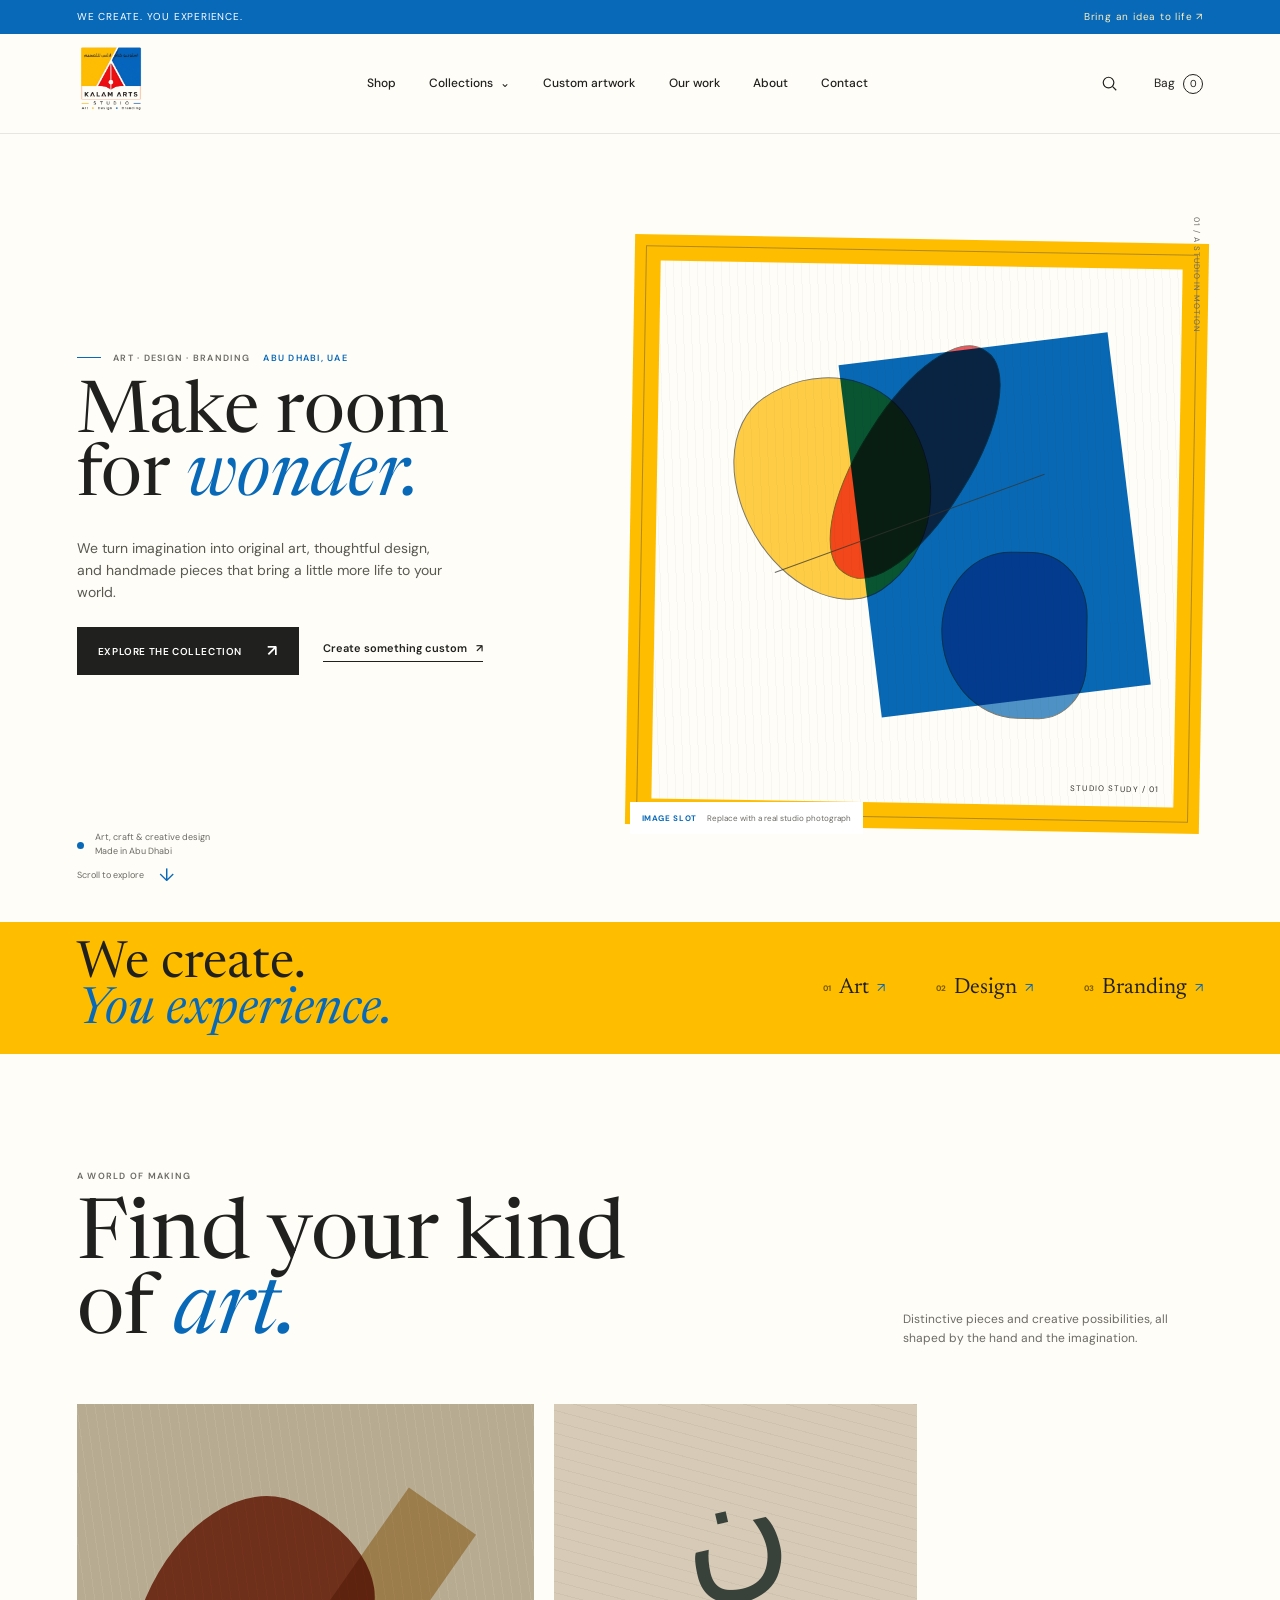
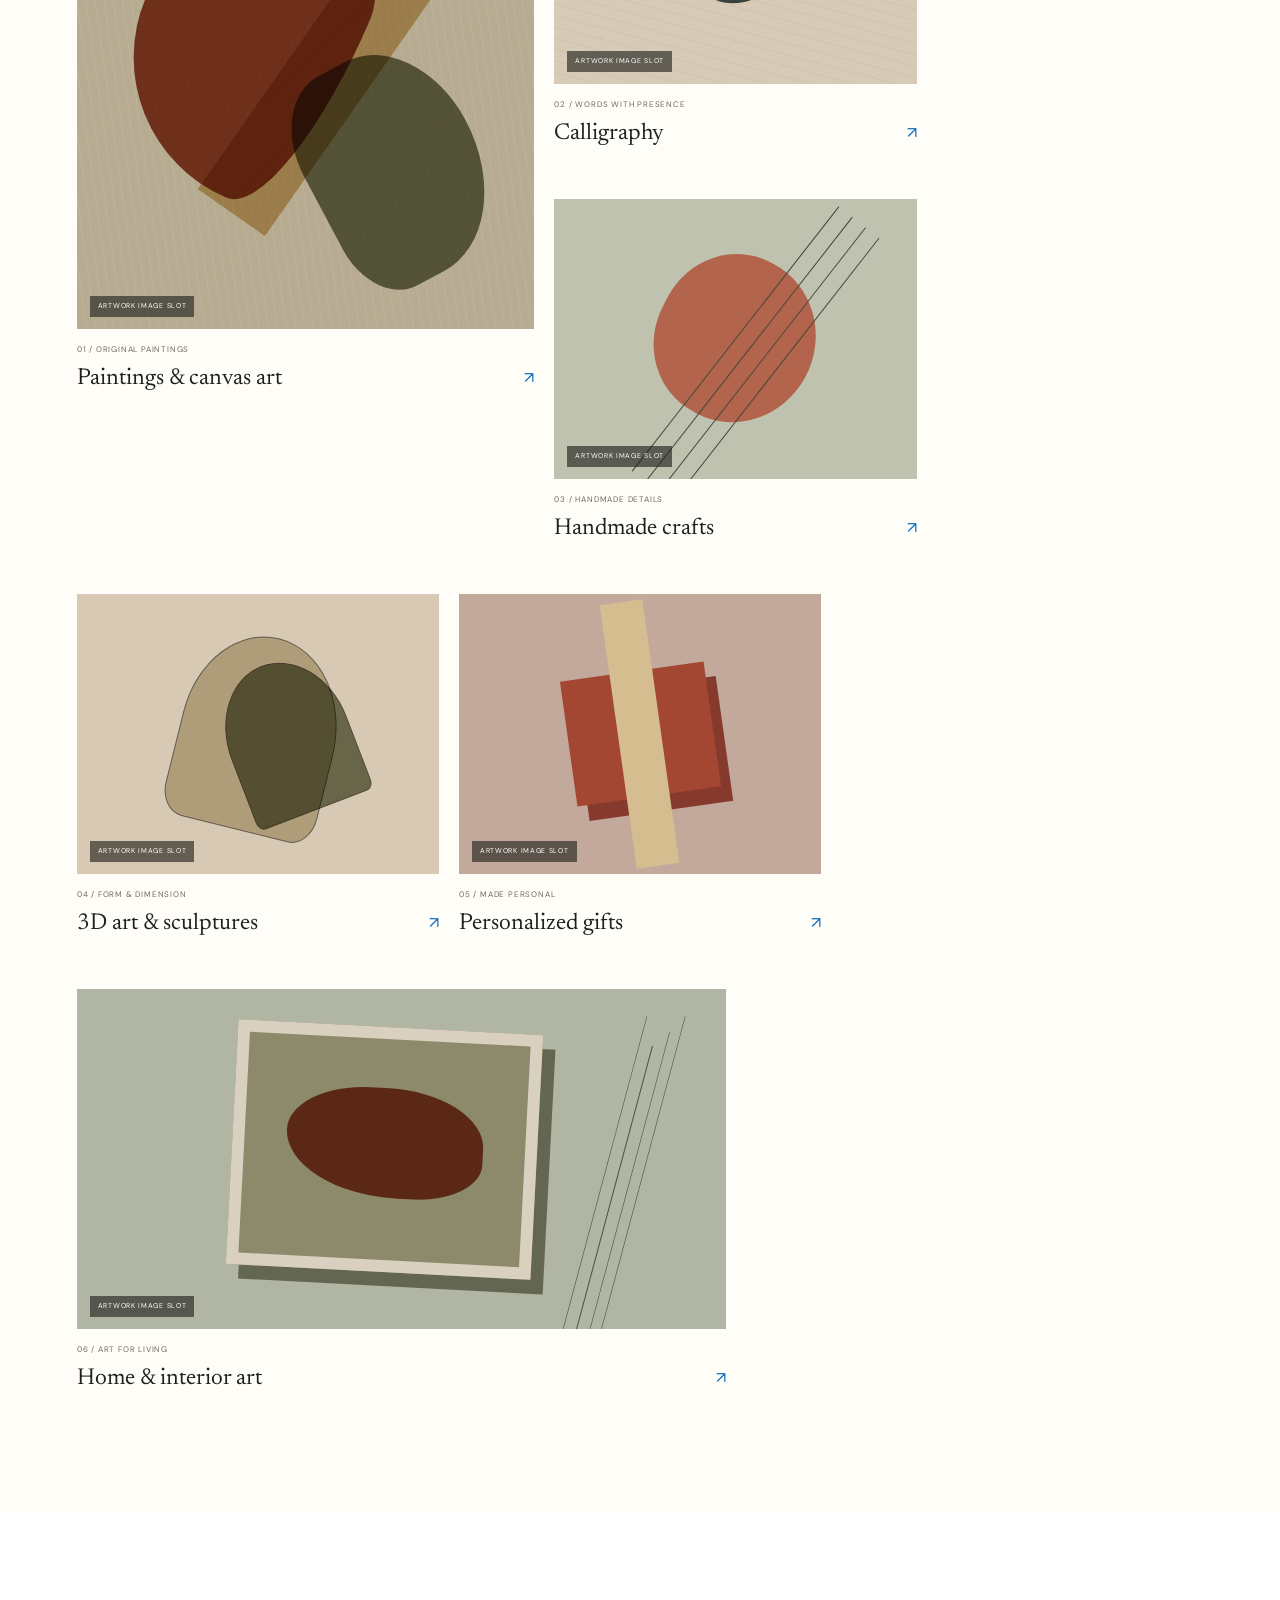
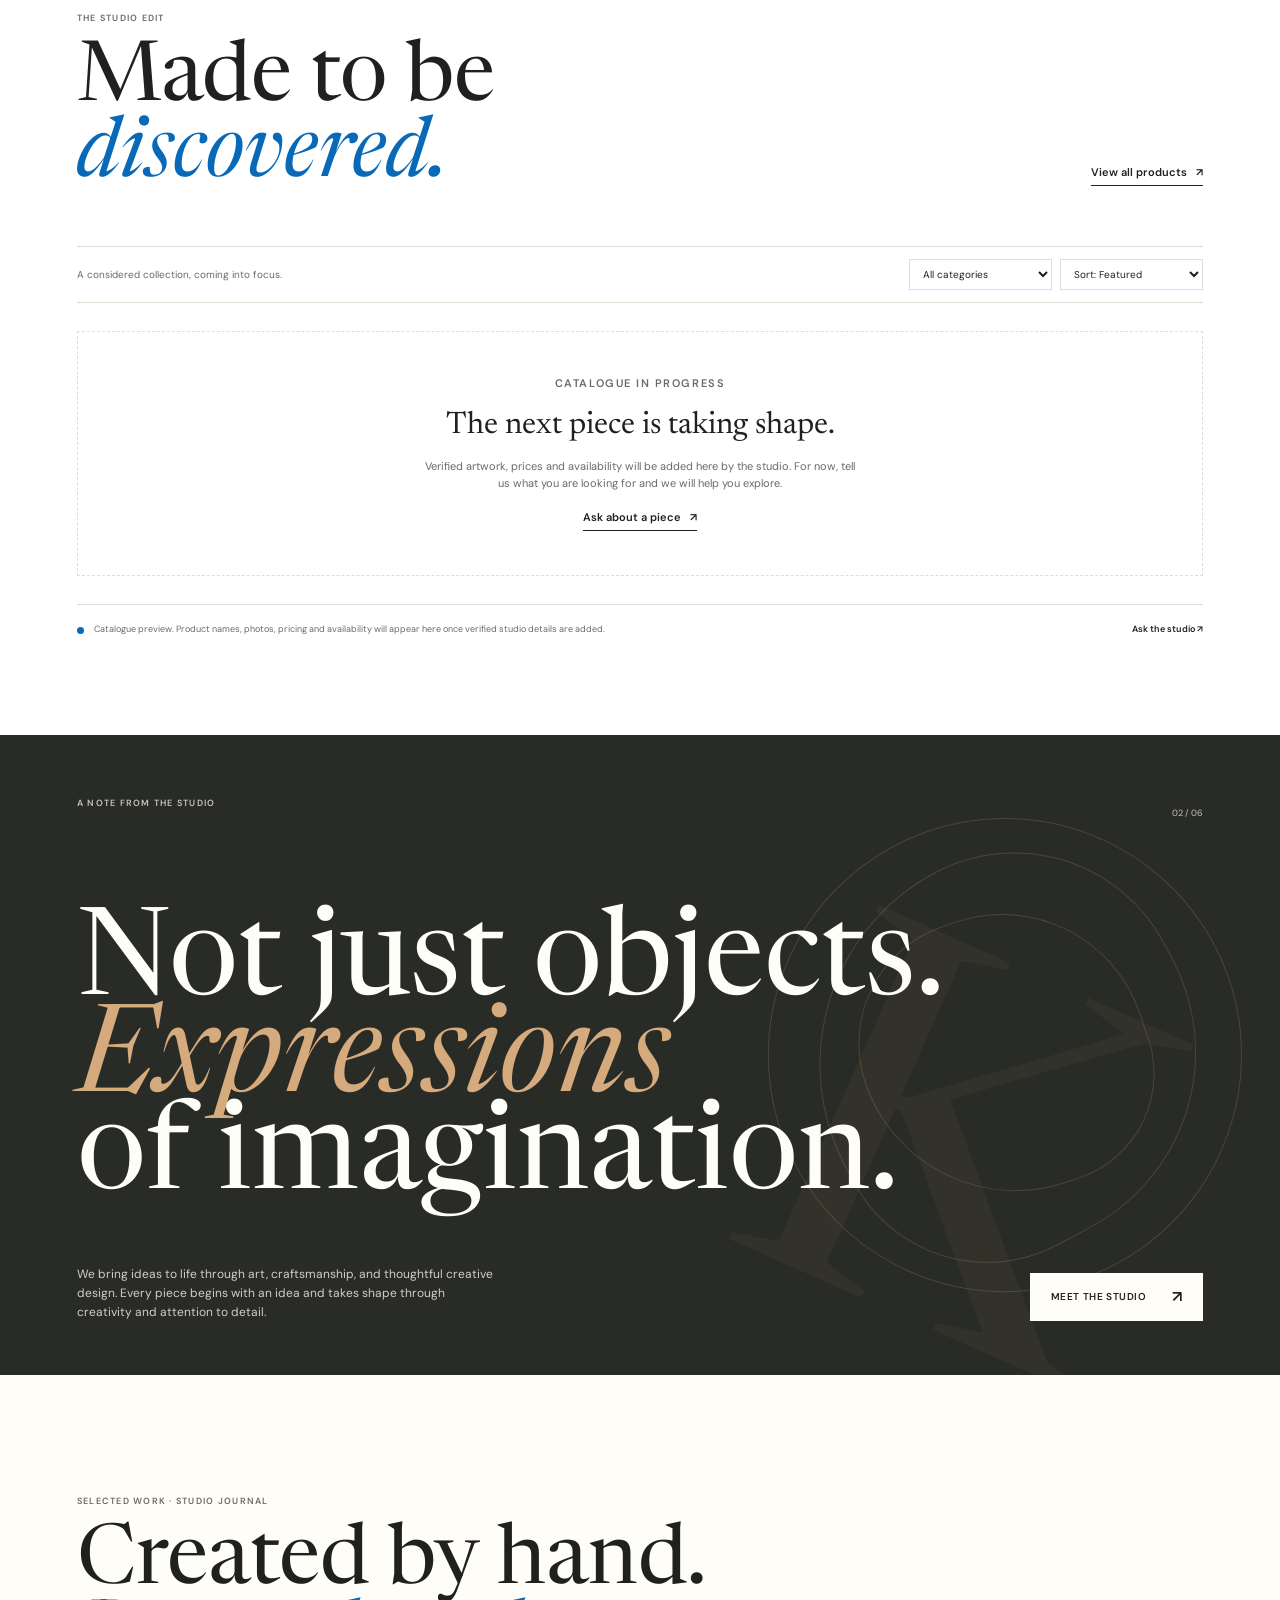
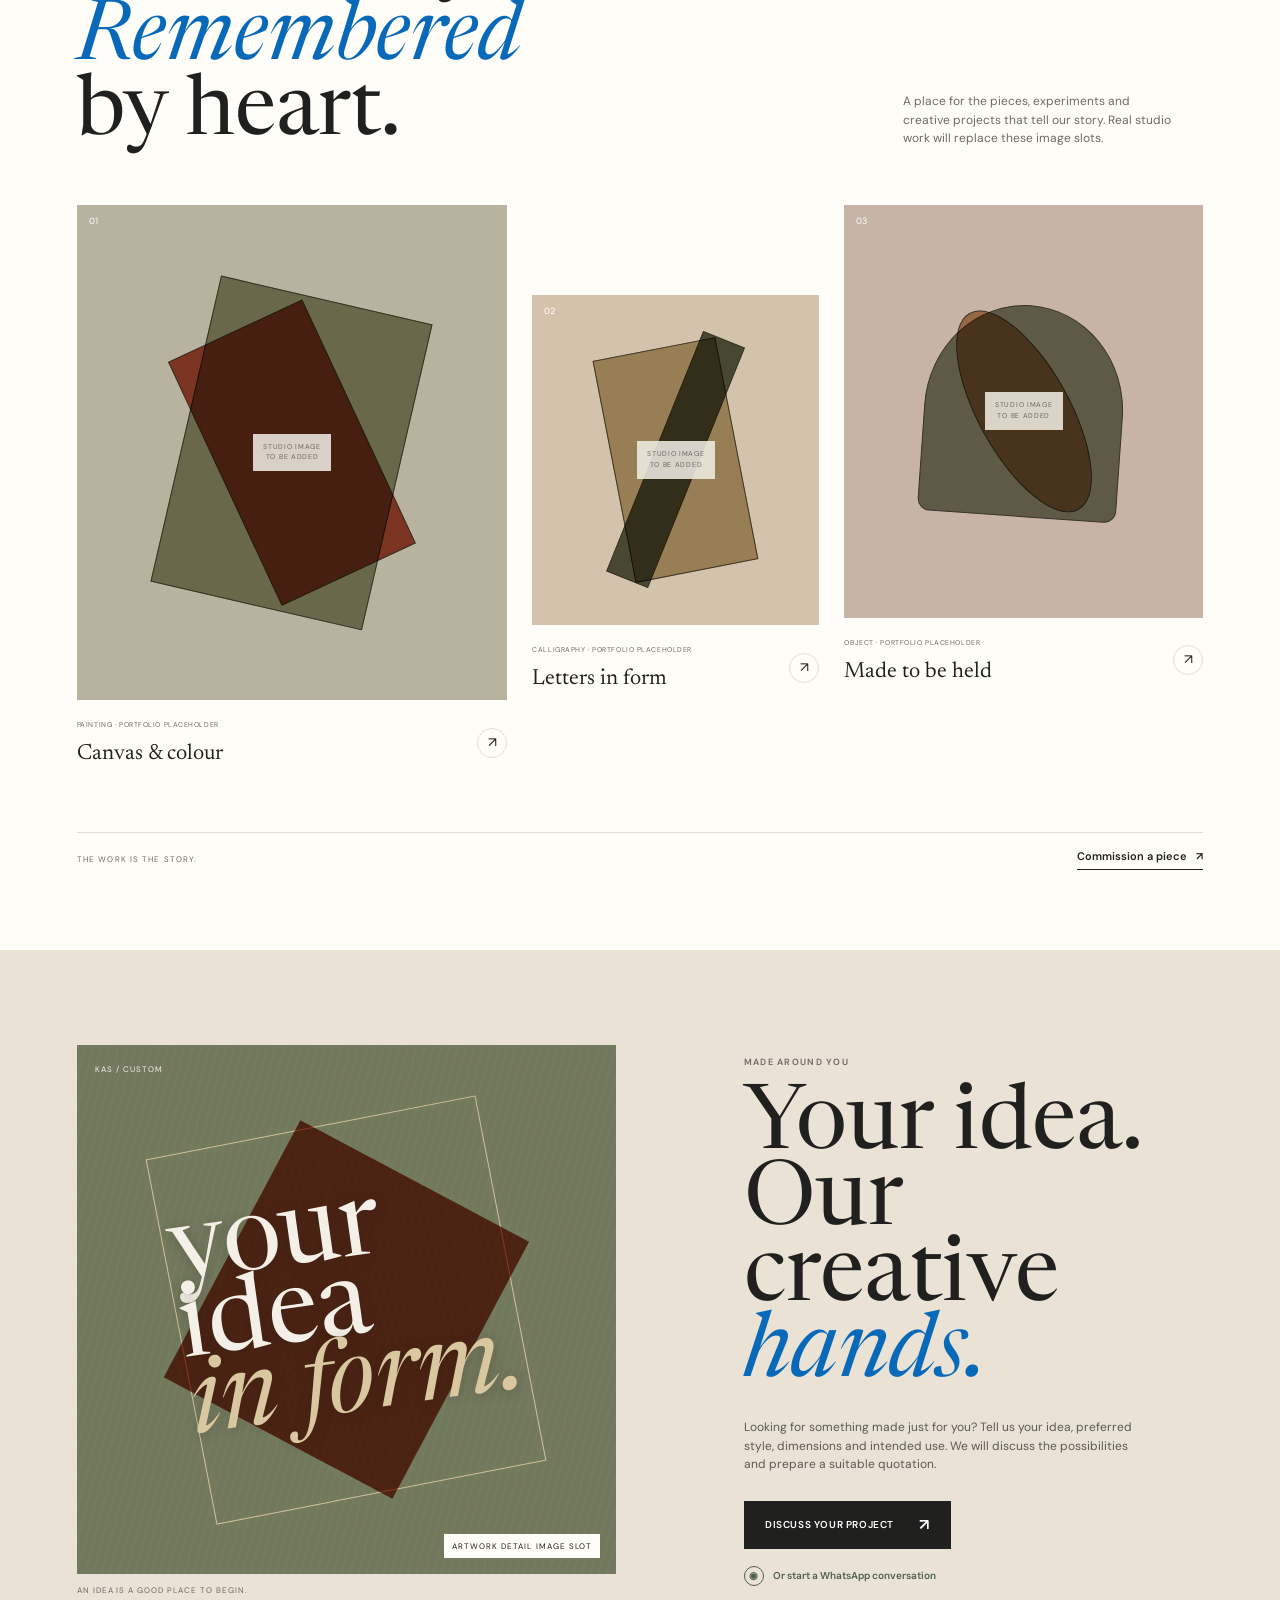
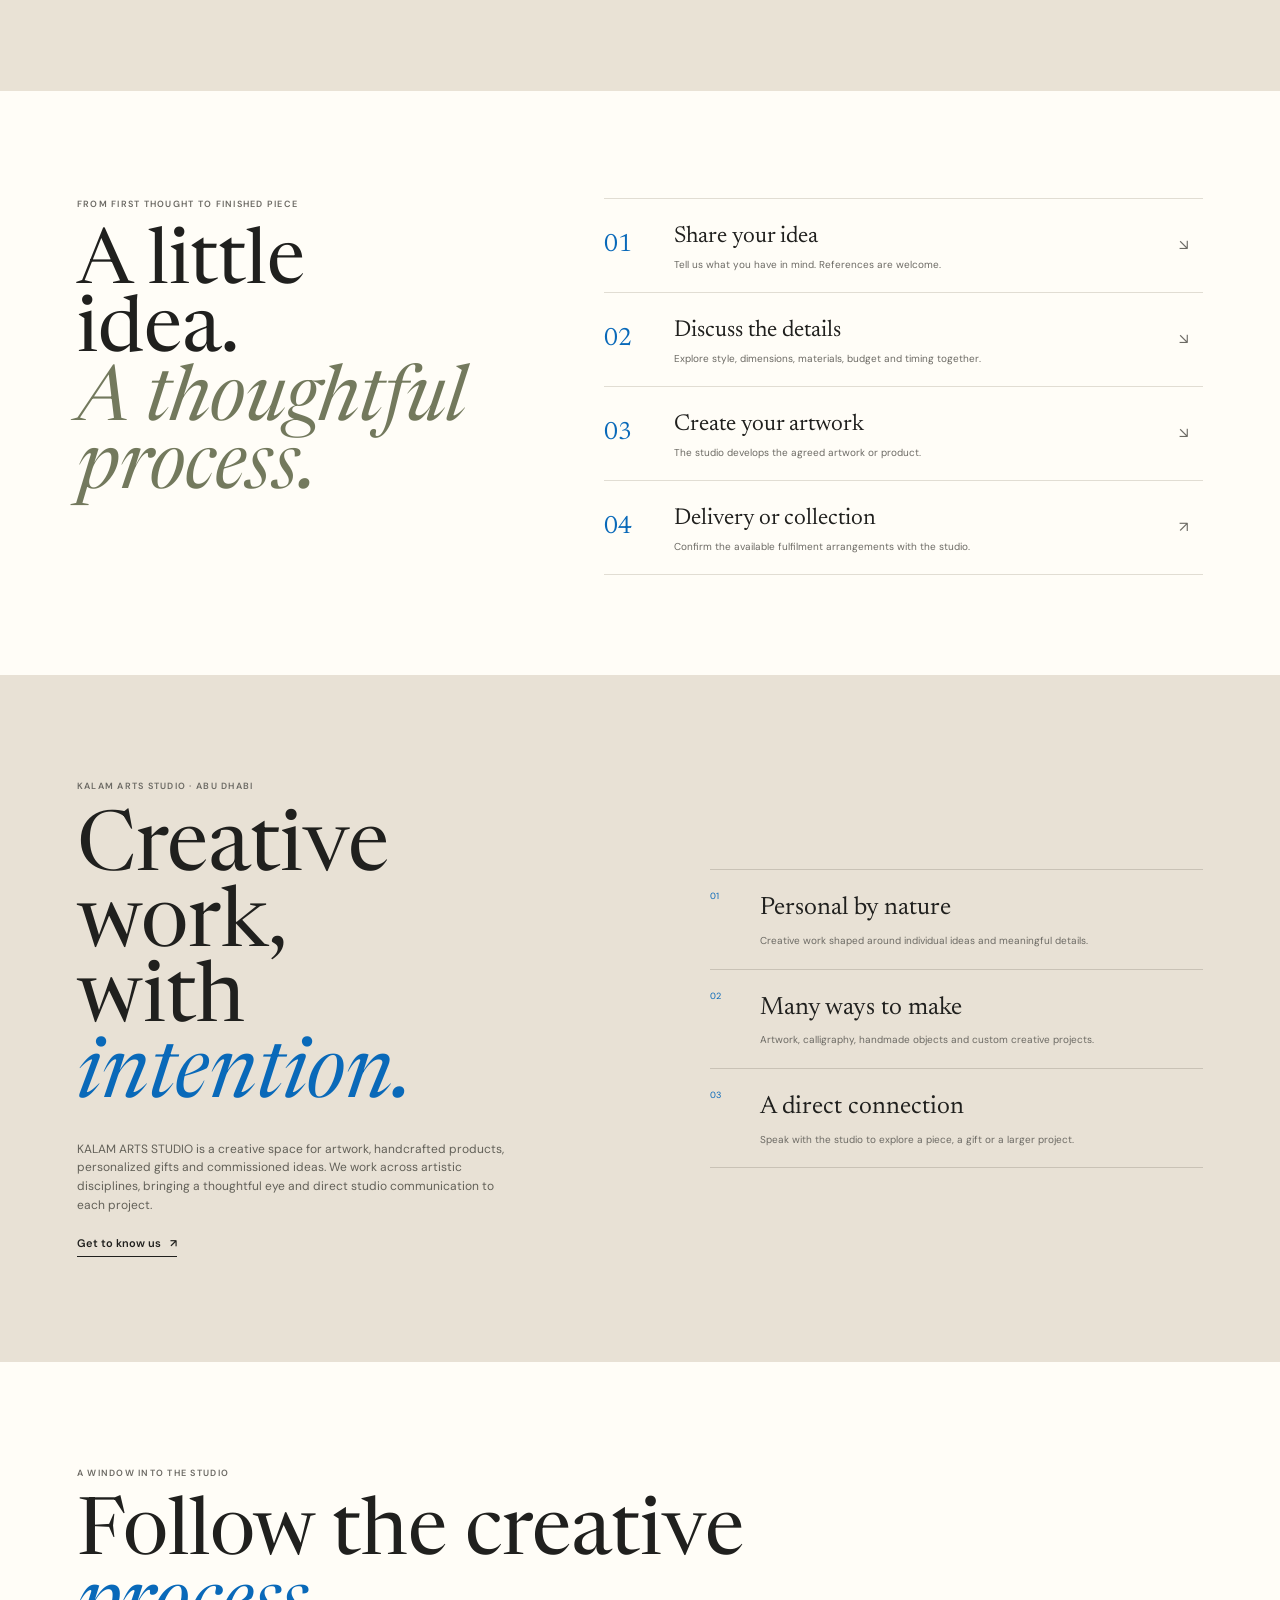
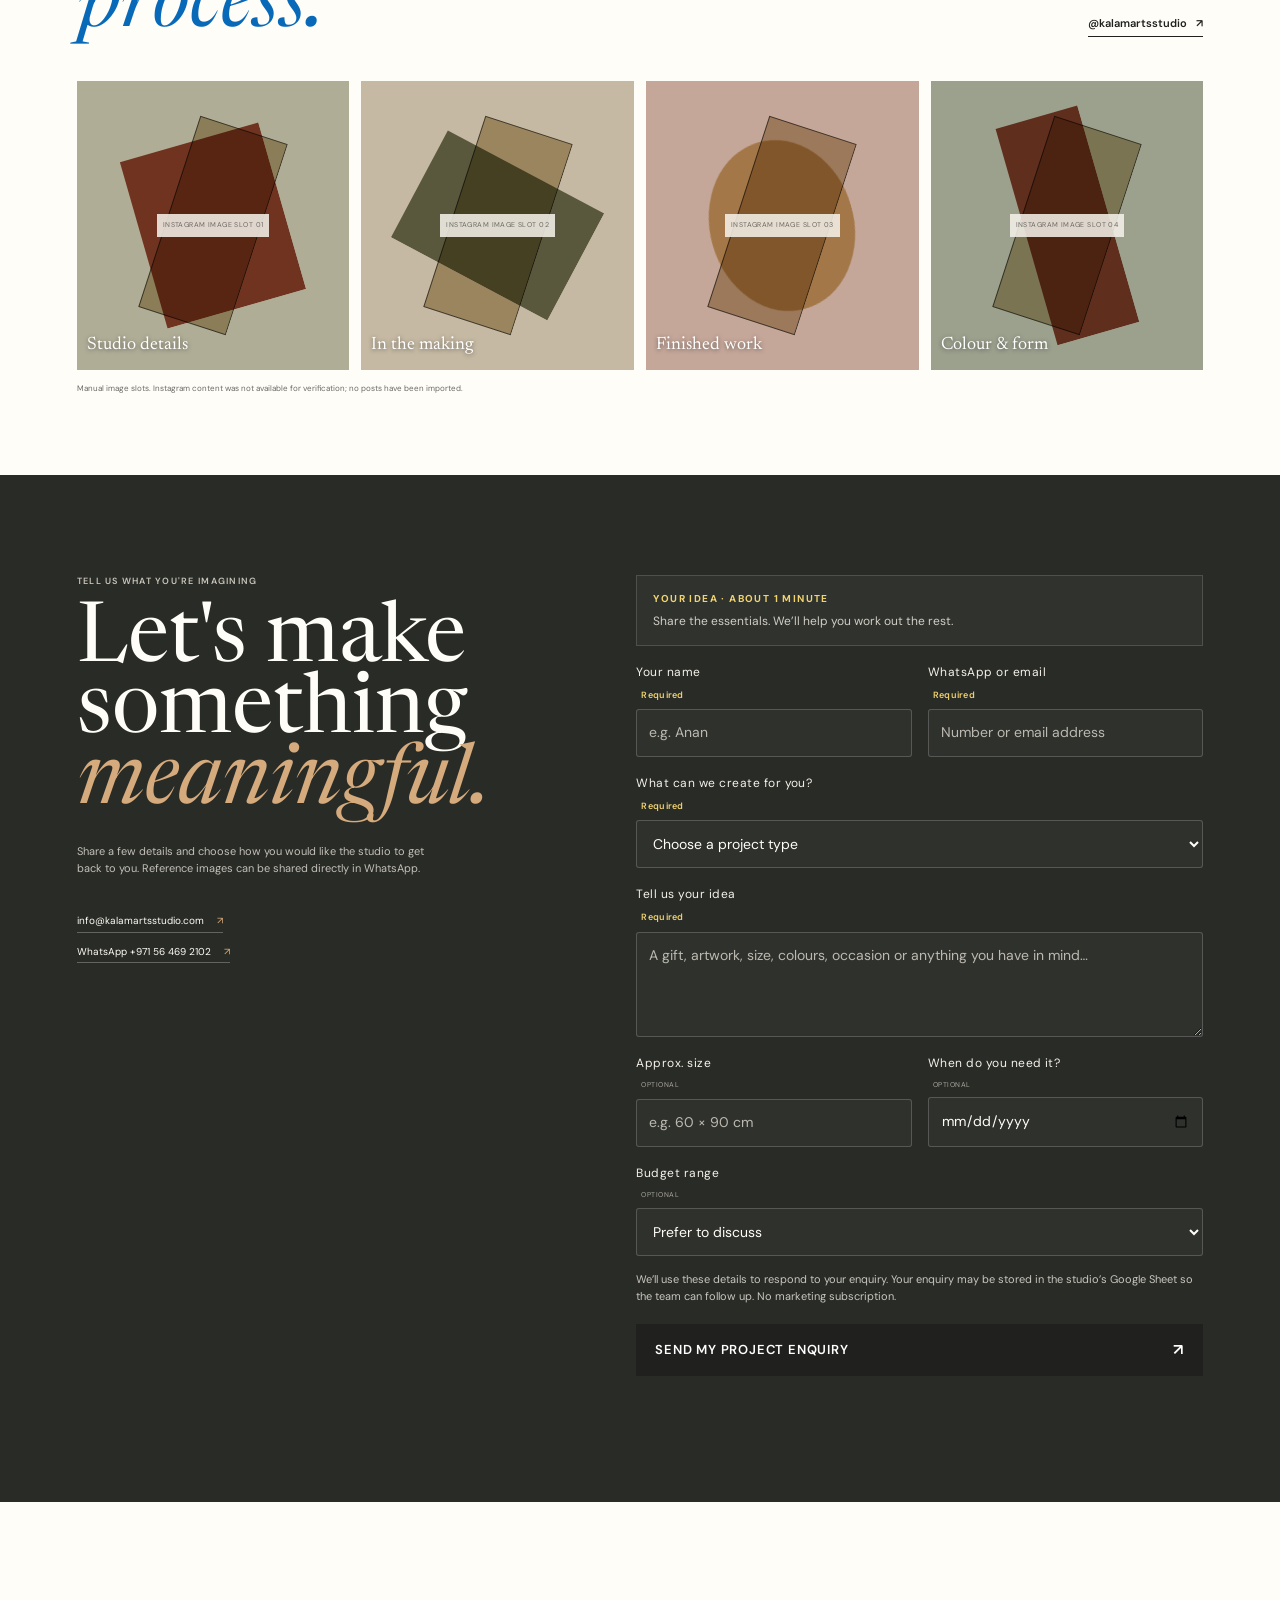
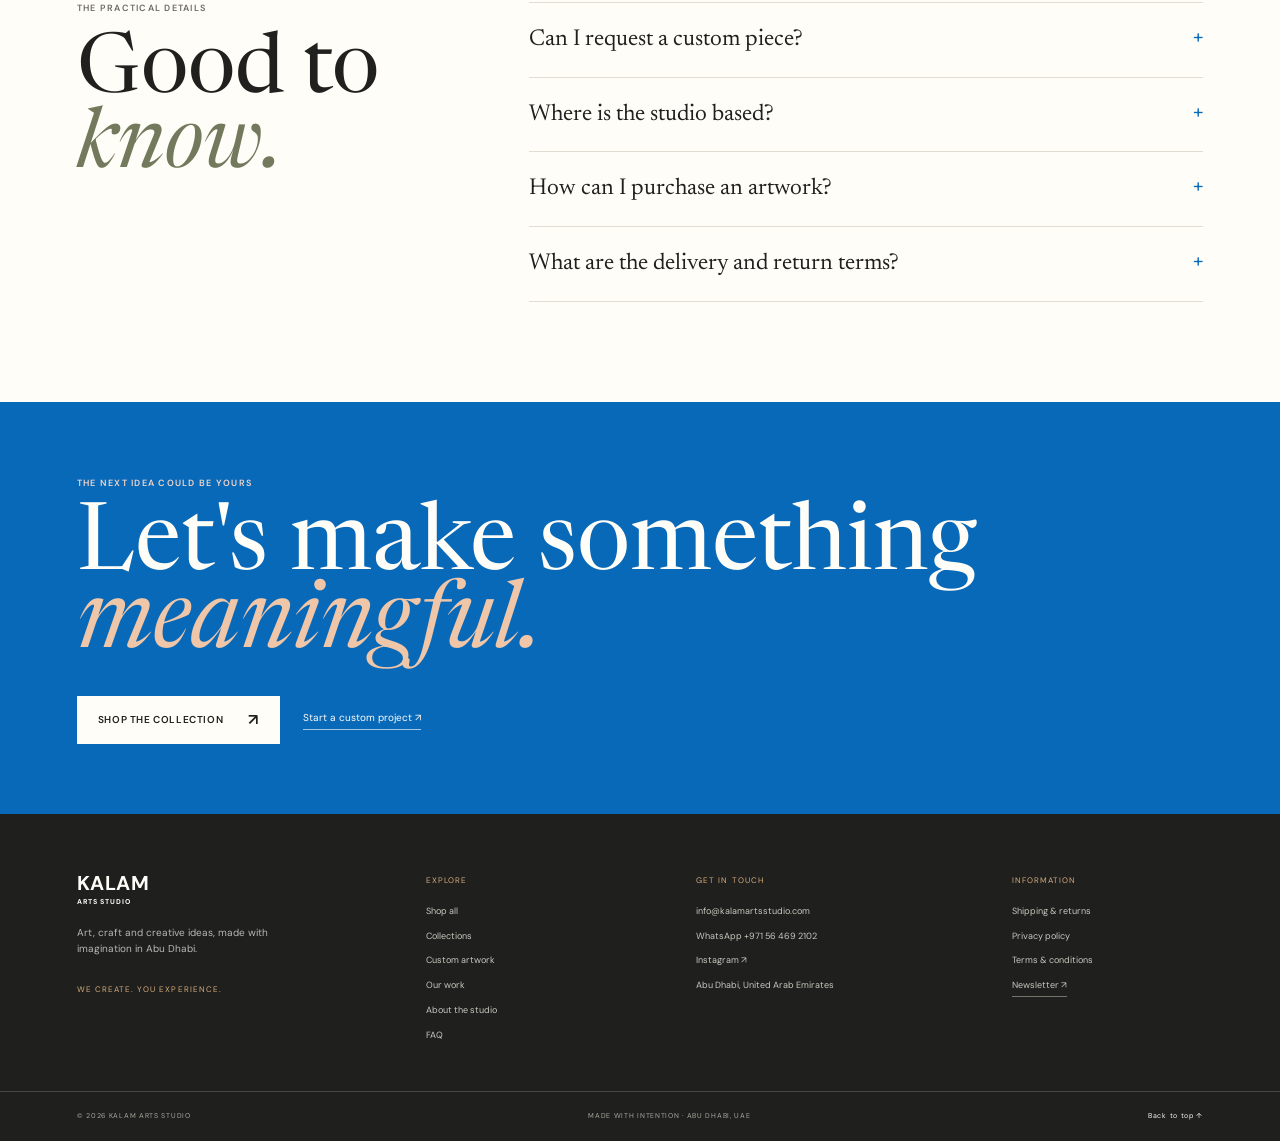
<file: index.html>
<!doctype html>
<html lang="en">
  <head>
    <meta charset="utf-8">
    <meta name="viewport" content="width=device-width, initial-scale=1">
    <meta name="theme-color" content="#f4f0e8">
    <meta name="description" content="Discover original artwork, handmade details and custom creative projects from KALAM ARTS STUDIO in Abu Dhabi, UAE.">
    <link rel="canonical" href="https://kalamartsstudio.com/">
    <link rel="preconnect" href="https://fonts.googleapis.com">
    <link rel="preconnect" href="https://fonts.gstatic.com" crossorigin>
    <link href="https://fonts.googleapis.com/css2?family=DM+Sans:wght@400;500;600;700&family=Newsreader:opsz,wght@6..72,400;6..72,500;6..72,600&display=swap" rel="stylesheet">
    <link rel="stylesheet" href="styles.css">
    <title>KALAM ARTS STUDIO | Art made with imagination</title>
    <script type="application/ld+json">
      {
        "@context": "https://schema.org",
        "@type": "Organization",
        "name": "KALAM ARTS STUDIO",
        "url": "https://kalamartsstudio.com/",
        "email": "info@kalamartsstudio.com",
        "sameAs": ["https://www.instagram.com/kalamartsstudio/"]
      }
    </script>
    <script src="integrations.js" defer></script>
    <script src="app.js" defer></script>
  </head>
  <body>
    <a class="skip-link" href="#main">Skip to content</a>
    <div class="scroll-progress" aria-hidden="true"><span id="scroll-progress-fill"></span></div>
    <div class="announcement"><span>WE CREATE. YOU EXPERIENCE.</span><a href="#custom">Bring an idea to life <span aria-hidden="true">↗</span></a></div>
    <header class="site-header" id="top">
      <a class="brand-logo" href="#top" aria-label="KALAM ARTS STUDIO home"><img src="assets/kalam-arts-studio-logo.png" width="441" height="566" alt="KALAM ARTS STUDIO · Art · Design · Branding"></a>
      <button class="menu-toggle icon-button" type="button" aria-expanded="false" aria-controls="primary-nav" aria-label="Open navigation"><span></span><span></span></button>
      <nav id="primary-nav" class="primary-nav" aria-label="Main navigation">
        <a href="shop.html">Shop</a>
        <div class="nav-group">
          <button class="nav-menu-button" type="button" aria-expanded="false">Collections <span aria-hidden="true">⌄</span></button>
          <div class="nav-dropdown">
            <a href="paintings.html">Paintings & canvas art</a>
            <a href="calligraphy.html">Calligraphy & Islamic art</a>
            <a href="handmade-crafts.html">Handmade crafts</a>
            <a href="3d-art.html">3D art & sculptures</a>
            <a href="personalized-gifts.html">Personalized gifts</a>
            <a href="interior-art.html">Home & interior art</a>
          </div>
        </div>
        <a href="custom-art.html">Custom artwork</a>
        <a href="portfolio.html">Our work</a>
        <a href="about.html">About</a>
        <a href="contact.html">Contact</a>
      </nav>
      <div class="header-tools">
        <button class="icon-button search-open" type="button" aria-label="Search the catalogue"><svg viewBox="0 0 24 24" aria-hidden="true"><circle cx="10.8" cy="10.8" r="6.7"></circle><path d="m16 16 4.5 4.5"></path></svg></button>
        <button class="bag-button" type="button" aria-label="Open shopping bag">Bag <span id="bag-count">0</span></button>
      </div>
    </header>

    <main id="main">
      <section class="hero" aria-labelledby="hero-title">
        <div class="hero-copy reveal">
          <p class="eyebrow"><span class="eyebrow-line"></span> ART · DESIGN · BRANDING <span class="hero-location">ABU DHABI, UAE</span></p>
          <h1 id="hero-title">Make room<br>for <em>wonder.</em></h1>
          <p class="hero-description">We turn imagination into original art, thoughtful design, and handmade pieces that bring a little more life to your world.</p>
          <div class="hero-actions"><a class="button button-dark" href="#shop">Explore the collection <span aria-hidden="true">↗</span></a><a class="text-link" href="#custom">Create something custom <span aria-hidden="true">↗</span></a></div>
          <div class="hero-note"><span class="note-dot"></span><span>Art, craft & creative design<br>Made in Abu Dhabi</span></div>
        </div>
        <div class="hero-art reveal" aria-label="Artwork photography placeholder">
          <div class="hero-art-frame">
            <div class="hero-art-mat"><div class="art-mark art-mark-one"></div><div class="art-mark art-mark-two"></div><div class="art-mark art-mark-three"></div><div class="art-mark art-mark-four"></div><span class="art-stamp">STUDIO STUDY / 01</span></div>
          </div>
          <div class="image-placeholder-tag"><span>IMAGE SLOT</span> Replace with a real studio photograph</div>
          <span class="hero-index">01 / A STUDIO IN MOTION</span>
        </div>
        <a class="scroll-cue" href="#collections"><span>Scroll to explore</span><i aria-hidden="true">↓</i></a>
      </section>

      <section class="intro-band" aria-label="Studio disciplines"><p>We create.<br><span>You experience.</span></p><div class="discipline-list"><a href="#collections"><b>01</b> Art <i>↗</i></a><a href="#custom"><b>02</b> Design <i>↗</i></a><a href="#work"><b>03</b> Branding <i>↗</i></a></div></section>

      <section class="section collections-section" id="collections">
        <div class="section-heading reveal"><div><p class="eyebrow">A WORLD OF MAKING</p><h2>Find your kind<br>of <em>art.</em></h2></div><p class="section-aside">Distinctive pieces and creative possibilities, all shaped by the hand and the imagination.</p></div>
        <div class="collection-grid" id="collection-grid">
          <a class="collection-tile tile-tall reveal" href="paintings.html"><div class="tile-art tile-paint"><span class="tile-shape shape-one"></span><span class="tile-shape shape-two"></span><span class="tile-shape shape-three"></span><span class="tile-image-label">ARTWORK IMAGE SLOT</span></div><div class="tile-caption"><span>01 / ORIGINAL PAINTINGS</span><b>Paintings & canvas art <i>↗</i></b></div></a>
          <a class="collection-tile reveal" href="calligraphy.html"><div class="tile-art tile-calligraphy"><span class="calligraphy-stroke">ن</span><span class="tile-image-label">ARTWORK IMAGE SLOT</span></div><div class="tile-caption"><span>02 / WORDS WITH PRESENCE</span><b>Calligraphy <i>↗</i></b></div></a>
          <a class="collection-tile reveal" href="handmade-crafts.html"><div class="tile-art tile-crafts"><span class="craft-shape"></span><span class="craft-thread"></span><span class="tile-image-label">ARTWORK IMAGE SLOT</span></div><div class="tile-caption"><span>03 / HANDMADE DETAILS</span><b>Handmade crafts <i>↗</i></b></div></a>
          <a class="collection-tile reveal" href="3d-art.html"><div class="tile-art tile-sculpture"><span class="sculpture-form sculpture-one"></span><span class="sculpture-form sculpture-two"></span><span class="tile-image-label">ARTWORK IMAGE SLOT</span></div><div class="tile-caption"><span>04 / FORM & DIMENSION</span><b>3D art & sculptures <i>↗</i></b></div></a>
          <a class="collection-tile reveal" href="personalized-gifts.html"><div class="tile-art tile-gifts"><span class="gift-ribbon"></span><span class="gift-box"></span><span class="tile-image-label">ARTWORK IMAGE SLOT</span></div><div class="tile-caption"><span>05 / MADE PERSONAL</span><b>Personalized gifts <i>↗</i></b></div></a>
          <a class="collection-tile tile-wide reveal" href="interior-art.html"><div class="tile-art tile-interior"><span class="interior-frame"></span><span class="interior-plant"></span><span class="tile-image-label">ARTWORK IMAGE SLOT</span></div><div class="tile-caption"><span>06 / ART FOR LIVING</span><b>Home & interior art <i>↗</i></b></div></a>
        </div>
      </section>

      <section class="shop-section" id="shop">
        <div class="section shop-inner">
          <div class="section-heading reveal"><div><p class="eyebrow">THE STUDIO EDIT</p><h2>Made to be<br><em>discovered.</em></h2></div><a class="text-link shop-all-link" href="#shop" id="view-all">View all products <span aria-hidden="true">↗</span></a></div>
          <div class="shop-toolbar"><p id="shop-status">A considered collection, coming into focus.</p><div class="shop-controls"><label class="sr-only" for="category-filter">Filter by category</label><select id="category-filter"><option value="all">All categories</option><option value="paintings">Paintings</option><option value="calligraphy">Calligraphy</option><option value="crafts">Handmade crafts</option><option value="sculpture">3D art</option><option value="gifts">Personalized gifts</option><option value="interior">Interior art</option></select><label class="sr-only" for="sort-products">Sort products</label><select id="sort-products"><option value="featured">Sort: Featured</option><option value="name">Name: A to Z</option><option value="price-low">Price: Low to high</option><option value="price-high">Price: High to low</option></select></div></div>
          <div class="product-grid" id="product-grid" aria-live="polite"></div>
          <div class="catalogue-note"><span class="note-dot"></span><p>Catalogue preview. Product names, photos, pricing and availability will appear here once verified studio details are added.</p><a href="#contact">Ask the studio <span aria-hidden="true">↗</span></a></div>
        </div>
      </section>

      <section class="manifesto" aria-labelledby="manifesto-title">
        <div class="manifesto-top"><p class="eyebrow">A NOTE FROM THE STUDIO</p><span>02 / 06</span></div>
        <h2 id="manifesto-title" class="reveal">Not just objects.<br><em>Expressions</em><br>of imagination.</h2>
        <div class="manifesto-bottom"><p>We bring ideas to life through art, craftsmanship, and thoughtful creative design. Every piece begins with an idea and takes shape through creativity and attention to detail.</p><a class="button button-light" href="#about">Meet the studio <span aria-hidden="true">↗</span></a></div>
        <div class="manifesto-texture" aria-hidden="true"><span>K</span></div>
      </section>

      <section class="section work-section" id="work">
        <div class="section-heading reveal"><div><p class="eyebrow">SELECTED WORK · STUDIO JOURNAL</p><h2>Created by hand.<br><em>Remembered</em><br>by heart.</h2></div><p class="section-aside">A place for the pieces, experiments and creative projects that tell our story. Real studio work will replace these image slots.</p></div>
        <div class="work-grid">
          <article class="work-item work-large reveal"><div class="work-image work-image-1"><span class="work-placeholder">STUDIO IMAGE<br>TO BE ADDED</span><span class="work-image-index">01</span></div><div class="work-caption"><div><span>PAINTING · PORTFOLIO PLACEHOLDER</span><h3>Canvas & colour</h3></div><a href="#custom" aria-label="Enquire about a similar painting">↗</a></div></article>
          <article class="work-item work-offset reveal"><div class="work-image work-image-2"><span class="work-placeholder">STUDIO IMAGE<br>TO BE ADDED</span><span class="work-image-index">02</span></div><div class="work-caption"><div><span>CALLIGRAPHY · PORTFOLIO PLACEHOLDER</span><h3>Letters in form</h3></div><a href="#custom" aria-label="Enquire about calligraphy artwork">↗</a></div></article>
          <article class="work-item reveal"><div class="work-image work-image-3"><span class="work-placeholder">STUDIO IMAGE<br>TO BE ADDED</span><span class="work-image-index">03</span></div><div class="work-caption"><div><span>OBJECT · PORTFOLIO PLACEHOLDER</span><h3>Made to be held</h3></div><a href="#custom" aria-label="Enquire about a handmade piece">↗</a></div></article>
        </div>
        <div class="work-footer"><span>THE WORK IS THE STORY.</span><a class="text-link" href="#custom">Commission a piece <span aria-hidden="true">↗</span></a></div>
      </section>

      <section class="custom-section" id="custom">
        <div class="custom-visual reveal"><div class="custom-visual-inner"><span class="custom-no">KAS / CUSTOM</span><span class="custom-script">your<br>idea<br><i>in form.</i></span><span class="custom-image-note">ARTWORK DETAIL IMAGE SLOT</span></div><span class="custom-caption">AN IDEA IS A GOOD PLACE TO BEGIN.</span></div>
        <div class="custom-copy reveal"><p class="eyebrow">MADE AROUND YOU</p><h2>Your idea.<br>Our creative<br><em>hands.</em></h2><p>Looking for something made just for you? Tell us your idea, preferred style, dimensions and intended use. We will discuss the possibilities and prepare a suitable quotation.</p><a class="button button-dark" href="#enquiry">Discuss your project <span aria-hidden="true">↗</span></a><a class="whatsapp-link" href="https://wa.me/971564692102" target="_blank" rel="noopener noreferrer"><span class="wa-icon" aria-hidden="true">◉</span> Or start a WhatsApp conversation</a></div>
      </section>

      <section class="process-section" aria-labelledby="process-title">
        <div class="process-heading"><p class="eyebrow">FROM FIRST THOUGHT TO FINISHED PIECE</p><h2 id="process-title">A little idea.<br><em>A thoughtful process.</em></h2></div>
        <div class="process-list">
          <article class="process-step"><span class="step-number">01</span><div><h3>Share your idea</h3><p>Tell us what you have in mind. References are welcome.</p></div><span class="step-arrow" aria-hidden="true">↘</span></article>
          <article class="process-step"><span class="step-number">02</span><div><h3>Discuss the details</h3><p>Explore style, dimensions, materials, budget and timing together.</p></div><span class="step-arrow" aria-hidden="true">↘</span></article>
          <article class="process-step"><span class="step-number">03</span><div><h3>Create your artwork</h3><p>The studio develops the agreed artwork or product.</p></div><span class="step-arrow" aria-hidden="true">↘</span></article>
          <article class="process-step"><span class="step-number">04</span><div><h3>Delivery or collection</h3><p>Confirm the available fulfilment arrangements with the studio.</p></div><span class="step-arrow" aria-hidden="true">↗</span></article>
        </div>
      </section>

      <section class="studio-values" id="about">
        <div class="values-intro"><p class="eyebrow">KALAM ARTS STUDIO · ABU DHABI</p><h2>Creative work,<br>with <em>intention.</em></h2><p>KALAM ARTS STUDIO is a creative space for artwork, handcrafted products, personalized gifts and commissioned ideas. We work across artistic disciplines, bringing a thoughtful eye and direct studio communication to each project.</p><a class="text-link" href="#contact">Get to know us <span aria-hidden="true">↗</span></a></div>
        <div class="values-list"><article><span>01</span><div><h3>Personal by nature</h3><p>Creative work shaped around individual ideas and meaningful details.</p></div></article><article><span>02</span><div><h3>Many ways to make</h3><p>Artwork, calligraphy, handmade objects and custom creative projects.</p></div></article><article><span>03</span><div><h3>A direct connection</h3><p>Speak with the studio to explore a piece, a gift or a larger project.</p></div></article></div>
      </section>

      <section class="instagram-section" id="instagram">
        <div class="instagram-heading"><div><p class="eyebrow">A WINDOW INTO THE STUDIO</p><h2>Follow the creative<br><em>process.</em></h2></div><a href="https://www.instagram.com/kalamartsstudio/" target="_blank" rel="noopener noreferrer" class="text-link">@kalamartsstudio <span aria-hidden="true">↗</span></a></div>
        <div class="instagram-grid" aria-label="Instagram image placeholders">
          <a href="https://www.instagram.com/kalamartsstudio/" target="_blank" rel="noopener noreferrer" class="social-tile social-one"><span>INSTAGRAM IMAGE SLOT 01</span><b>Studio details</b></a>
          <a href="https://www.instagram.com/kalamartsstudio/" target="_blank" rel="noopener noreferrer" class="social-tile social-two"><span>INSTAGRAM IMAGE SLOT 02</span><b>In the making</b></a>
          <a href="https://www.instagram.com/kalamartsstudio/" target="_blank" rel="noopener noreferrer" class="social-tile social-three"><span>INSTAGRAM IMAGE SLOT 03</span><b>Finished work</b></a>
          <a href="https://www.instagram.com/kalamartsstudio/" target="_blank" rel="noopener noreferrer" class="social-tile social-four"><span>INSTAGRAM IMAGE SLOT 04</span><b>Colour & form</b></a>
        </div>
        <p class="instagram-note">Manual image slots. Instagram content was not available for verification; no posts have been imported.</p>
      </section>

      <section class="enquiry-section" id="enquiry">
        <div class="enquiry-intro"><p class="eyebrow">TELL US WHAT YOU'RE IMAGINING</p><h2>Let's make<br>something <em>meaningful.</em></h2><p>Share a few details and choose how you would like the studio to get back to you. Reference images can be shared directly in WhatsApp.</p><div class="enquiry-contact"><a href="mailto:info@kalamartsstudio.com">info@kalamartsstudio.com <span aria-hidden="true">↗</span></a><a href="https://wa.me/971564692102" target="_blank" rel="noopener noreferrer">WhatsApp +971 56 469 2102 <span aria-hidden="true">↗</span></a></div></div>
        <form class="enquiry-form" id="enquiry-form">
          <p class="form-start-note"><strong>YOUR IDEA · ABOUT 1 MINUTE</strong><span>Share the essentials. We’ll help you work out the rest.</span></p>
          <div class="form-row"><label>Your name <span class="field-required">Required</span><input name="name" autocomplete="name" required placeholder="e.g. Anan"></label><label>WhatsApp or email <span class="field-required">Required</span><input name="contact" autocomplete="email" required placeholder="Number or email address"></label></div>
          <label>What can we create for you? <span class="field-required">Required</span><select name="type" required><option value="">Choose a project type</option><option>Painting or canvas art</option><option>Calligraphy or Islamic art</option><option>Handmade craft</option><option>3D art or sculpture</option><option>Personalized gift</option><option>Home or interior art</option><option>Mural or wall art</option><option>Workshop or creative project</option><option>Branding or design</option><option>Other / not sure yet</option></select></label>
          <input type="hidden" name="method" value="WhatsApp">
          <label>Tell us your idea <span class="field-required">Required</span><textarea name="brief" rows="3" required placeholder="A gift, artwork, size, colours, occasion or anything you have in mind…"></textarea></label>
          <div class="form-row"><label>Approx. size <span class="optional">OPTIONAL</span><input name="dimensions" placeholder="e.g. 60 × 90 cm"></label><label>When do you need it? <span class="optional">OPTIONAL</span><input name="date" type="date"></label></div>
          <label>Budget range <span class="optional">OPTIONAL</span><select name="budget"><option value="">Prefer to discuss</option><option>Under AED 500</option><option>AED 500–1,500</option><option>AED 1,500–5,000</option><option>AED 5,000+</option></select></label>
          <p class="form-disclaimer">We’ll use these details to respond to your enquiry. Your enquiry may be stored in the studio’s Google Sheet so the team can follow up. No marketing subscription.</p>
          <button class="button button-dark" type="submit">Send my project enquiry <span aria-hidden="true">↗</span></button>
          <p class="form-status" id="form-status" role="status" aria-live="polite"></p>
        </form>
      </section>

      <section class="faq-section" id="faq">
        <div class="faq-heading"><p class="eyebrow">THE PRACTICAL DETAILS</p><h2>Good to<br><em>know.</em></h2></div>
        <div class="faq-list">
          <details><summary>Can I request a custom piece? <span>+</span></summary><p>Yes. Share the idea, preferred style, dimensions and intended use through the enquiry form or WhatsApp. The studio can discuss possibilities and prepare a suitable quotation.</p></details>
          <details><summary>Where is the studio based? <span>+</span></summary><p>KALAM ARTS STUDIO is based in Abu Dhabi, United Arab Emirates. Contact the studio to discuss availability and fulfilment for your location.</p></details>
          <details><summary>How can I purchase an artwork? <span>+</span></summary><p>The online catalogue is being prepared. Until verified product details and checkout are configured, contact the studio directly to ask about a specific piece.</p></details>
          <details><summary>What are the delivery and return terms? <span>+</span></summary><p>Delivery methods, fees, timings and return terms have not yet been confirmed for this preview. Please contact the studio before placing an order.</p></details>
        </div>
      </section>
    </main>

    <footer class="site-footer" id="contact">
      <div class="footer-cta"><p class="eyebrow">THE NEXT IDEA COULD BE YOURS</p><h2>Let's make something<br><em>meaningful.</em></h2><div class="footer-cta-actions"><a href="#shop" class="button button-light">Shop the collection <span aria-hidden="true">↗</span></a><a href="#enquiry" class="footer-outline-link">Start a custom project <span aria-hidden="true">↗</span></a></div></div>
      <div class="footer-main"><div class="footer-brand"><a class="wordmark wordmark-light" href="#top"><span>KALAM</span><small>ARTS STUDIO</small></a><p>Art, craft and creative ideas, made with imagination in Abu Dhabi.</p><span class="footer-tagline">WE CREATE. YOU EXPERIENCE.</span></div><div class="footer-column"><span class="footer-label">EXPLORE</span><a href="#shop">Shop all</a><a href="#collections">Collections</a><a href="#custom">Custom artwork</a><a href="#work">Our work</a><a href="#about">About the studio</a><a href="#faq">FAQ</a></div><div class="footer-column"><span class="footer-label">GET IN TOUCH</span><a href="mailto:info@kalamartsstudio.com">info@kalamartsstudio.com</a><a href="https://wa.me/971564692102" target="_blank" rel="noopener noreferrer">WhatsApp +971 56 469 2102</a><a href="https://www.instagram.com/kalamartsstudio/" target="_blank" rel="noopener noreferrer">Instagram ↗</a><span>Abu Dhabi, United Arab Emirates</span></div><div class="footer-column"><span class="footer-label">INFORMATION</span><a href="#shipping" data-policy="shipping">Shipping & returns</a><a href="#privacy" data-policy="privacy">Privacy policy</a><a href="#terms" data-policy="terms">Terms & conditions</a><button class="footer-newsletter" type="button" id="newsletter-button">Newsletter <span aria-hidden="true">↗</span></button></div></div>
      <div class="footer-bottom"><span>© <span id="current-year"></span> KALAM ARTS STUDIO</span><span>MADE WITH INTENTION · ABU DHABI, UAE</span><a href="#top">Back to top ↑</a></div>
    </footer>

    <div class="overlay" id="search-overlay" aria-hidden="true"><section class="dialog search-dialog" role="dialog" aria-modal="true" aria-labelledby="search-title"><button class="dialog-close" type="button" aria-label="Close search">×</button><p class="eyebrow">FIND SOMETHING</p><h2 id="search-title">Search the studio</h2><label class="sr-only" for="search-input">Search products and categories</label><input id="search-input" type="search" placeholder="Try paintings, calligraphy..." autocomplete="off"><div class="search-results" id="search-results"></div></section></div>
    <div class="overlay" id="cart-overlay" aria-hidden="true"><section class="dialog cart-dialog" role="dialog" aria-modal="true" aria-labelledby="cart-title"><button class="dialog-close" type="button" aria-label="Close shopping bag">×</button><p class="eyebrow">YOUR SELECTION</p><h2 id="cart-title">Shopping bag <span id="cart-title-count">(0)</span></h2><div id="cart-items"></div><div class="cart-total"><span>Subtotal</span><strong id="cart-total">AED 0</strong></div><p class="cart-notice">Shipping and payment methods are not configured in this preview. No order or payment will be placed.</p><button class="button button-dark checkout-button" type="button" id="checkout-button" disabled>Continue to checkout <span aria-hidden="true">↗</span></button><a class="text-link cart-contact" href="#contact">Ask the studio about a piece ↗</a></section></div>
    <div class="overlay" id="product-overlay" aria-hidden="true"><section class="dialog product-dialog" role="dialog" aria-modal="true" aria-labelledby="product-title"><button class="dialog-close" type="button" aria-label="Close product details">×</button><div id="product-detail"></div></section></div>
    <div class="overlay" id="policy-overlay" aria-hidden="true"><section class="dialog policy-dialog" role="dialog" aria-modal="true" aria-labelledby="policy-title"><button class="dialog-close" type="button" aria-label="Close information">×</button><p class="eyebrow">KALAM ARTS STUDIO</p><h2 id="policy-title">Information</h2><div id="policy-copy"></div></section></div>
    <div class="toast" id="toast" role="status" aria-live="polite"></div>
  </body>
</html>
</file>
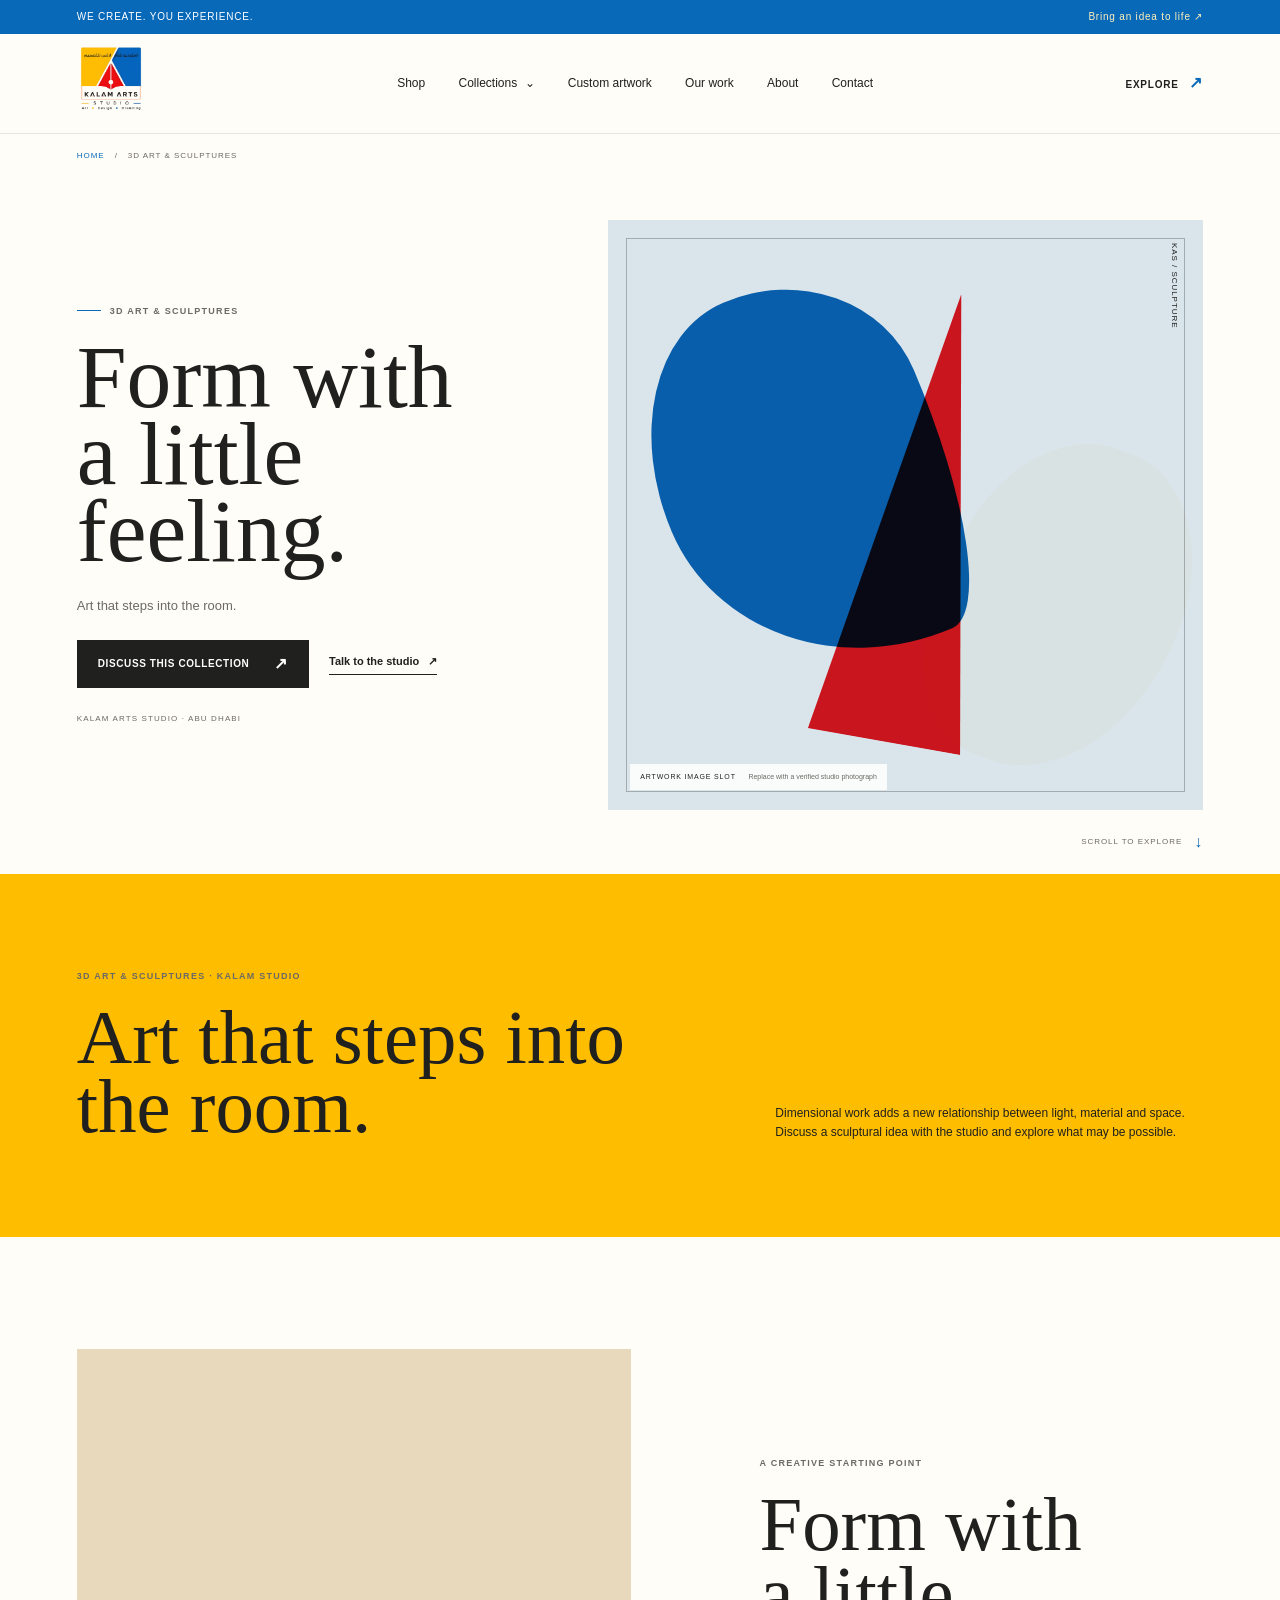
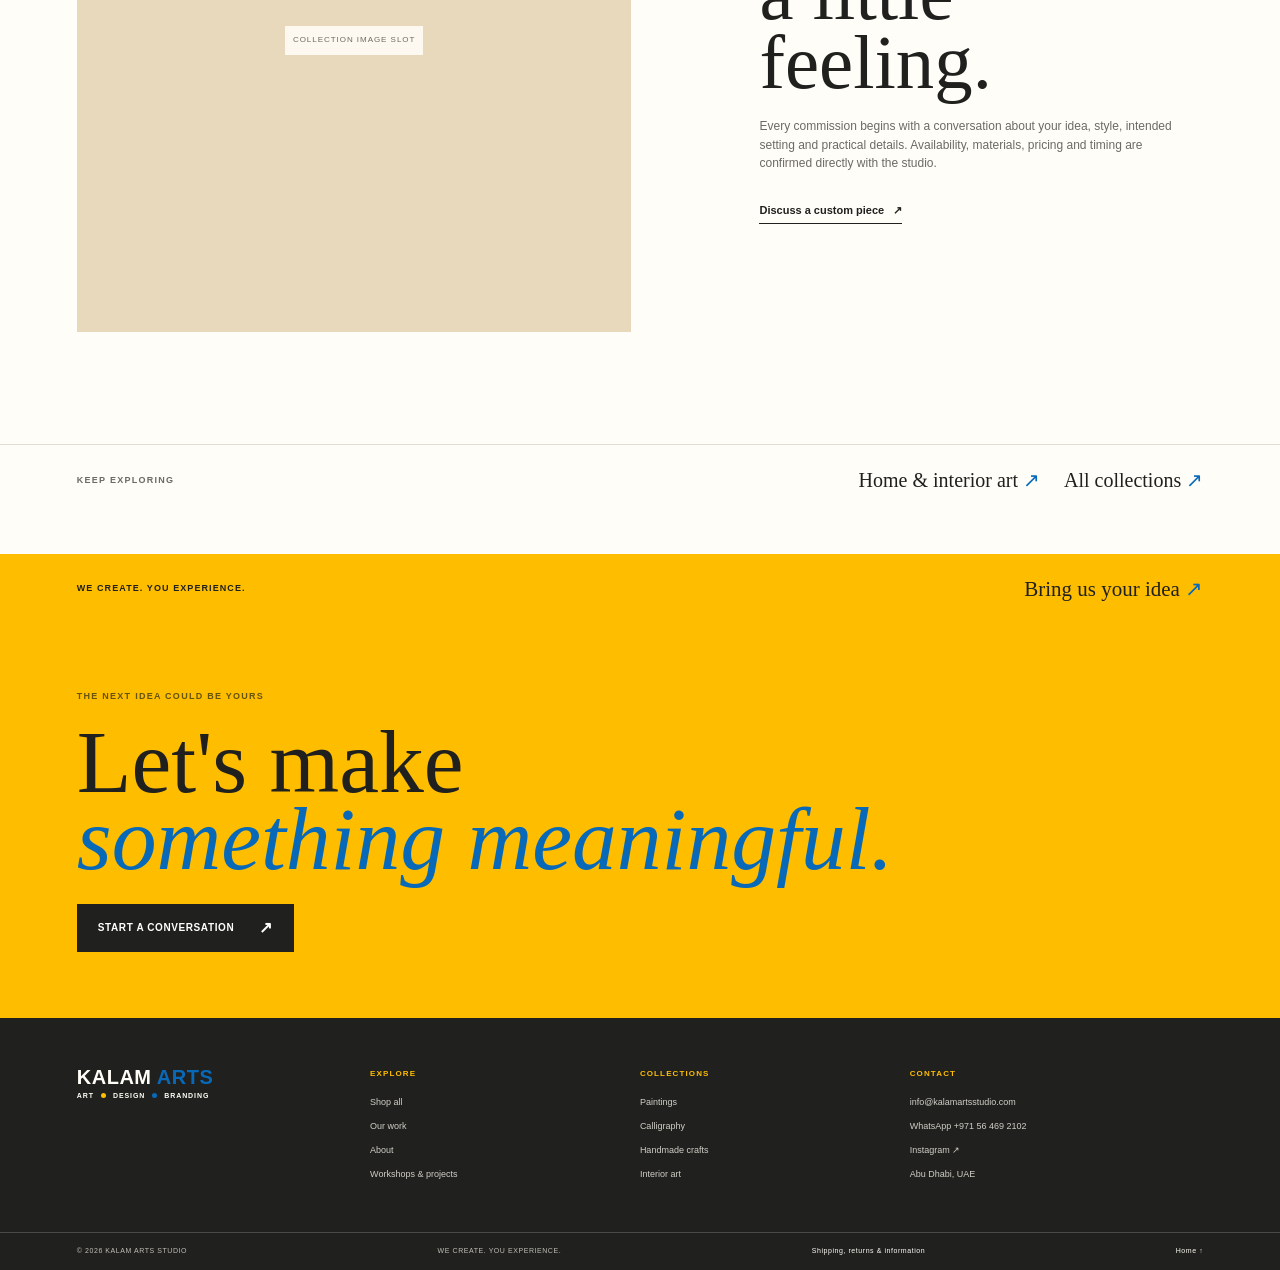
<file: 3d-art.html>
<!doctype html><html lang="en"><head><meta charset="utf-8"><meta name="viewport" content="width=device-width, initial-scale=1"><meta name="description" content="Explore dimensional art and sculpture projects from KALAM ARTS STUDIO. Enquire about a custom creative piece."><link rel="canonical" href="https://kalamartsstudio.com/3d-art.html"><link rel="stylesheet" href="styles.css"><title>3D Art & Sculptures | KALAM ARTS STUDIO</title><script src="integrations.js" defer></script><script src="landing-pages.js" defer></script></head><body><div id="page-root" data-page="sculpture"></div></body></html>
</file>
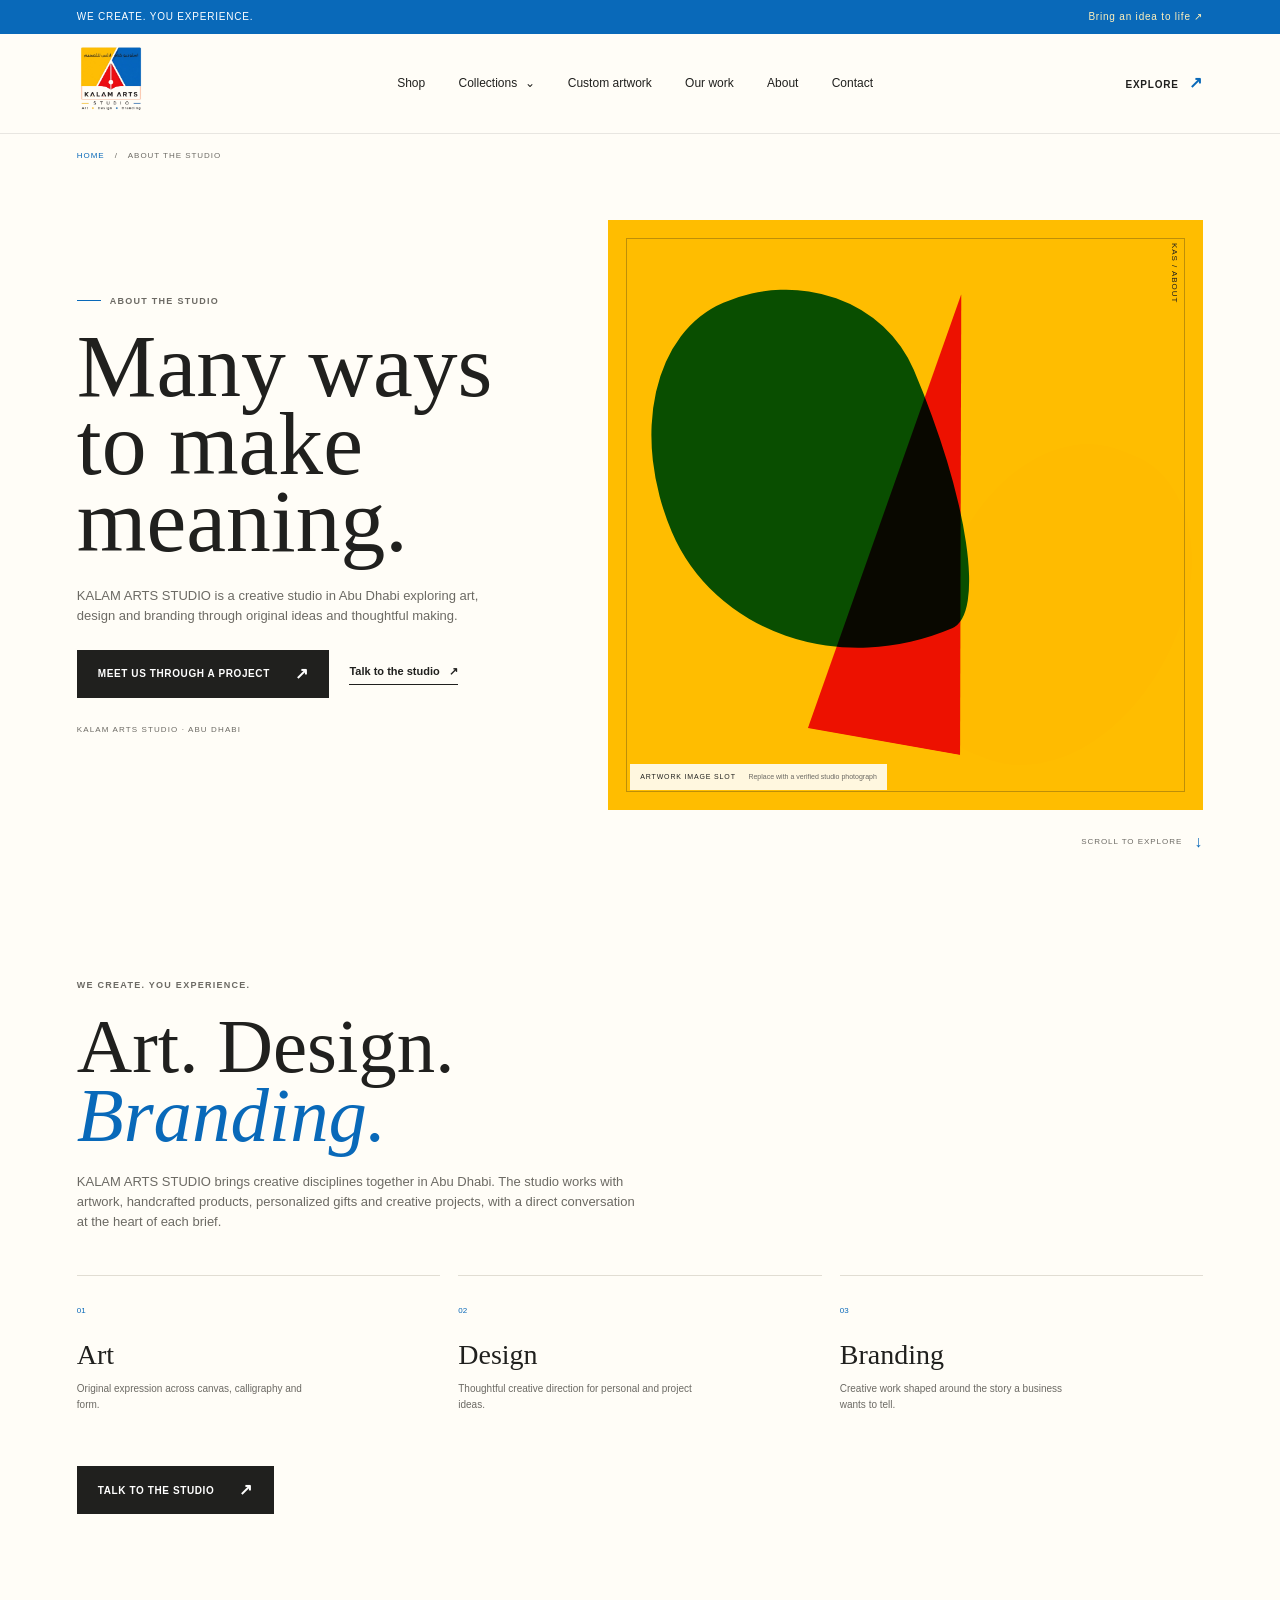
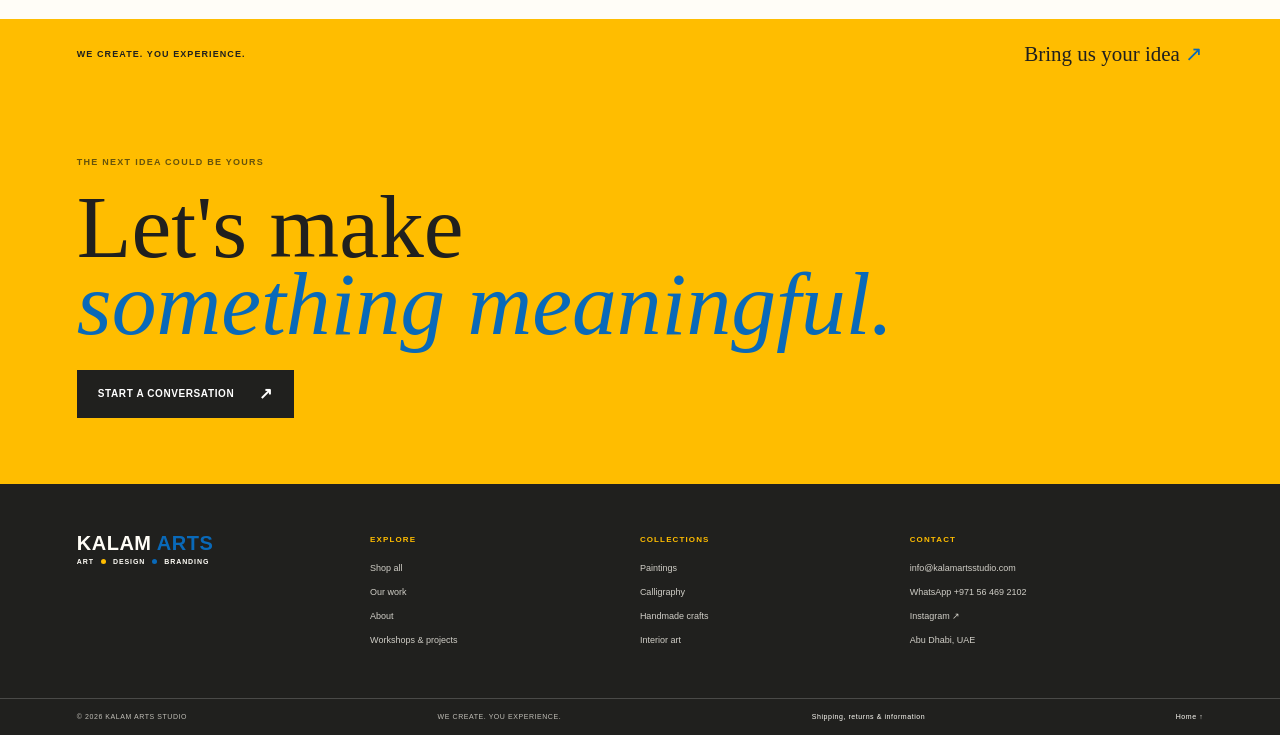
<file: about.html>
<!doctype html><html lang="en"><head><meta charset="utf-8"><meta name="viewport" content="width=device-width, initial-scale=1"><meta name="description" content="Meet KALAM ARTS STUDIO, an Abu Dhabi creative studio for art, design and branding."><link rel="canonical" href="https://kalamartsstudio.com/about.html"><link rel="stylesheet" href="styles.css"><title>About the Studio | KALAM ARTS STUDIO</title><script src="integrations.js" defer></script><script src="landing-pages.js" defer></script></head><body><div id="page-root" data-page="about"></div></body></html>
</file>
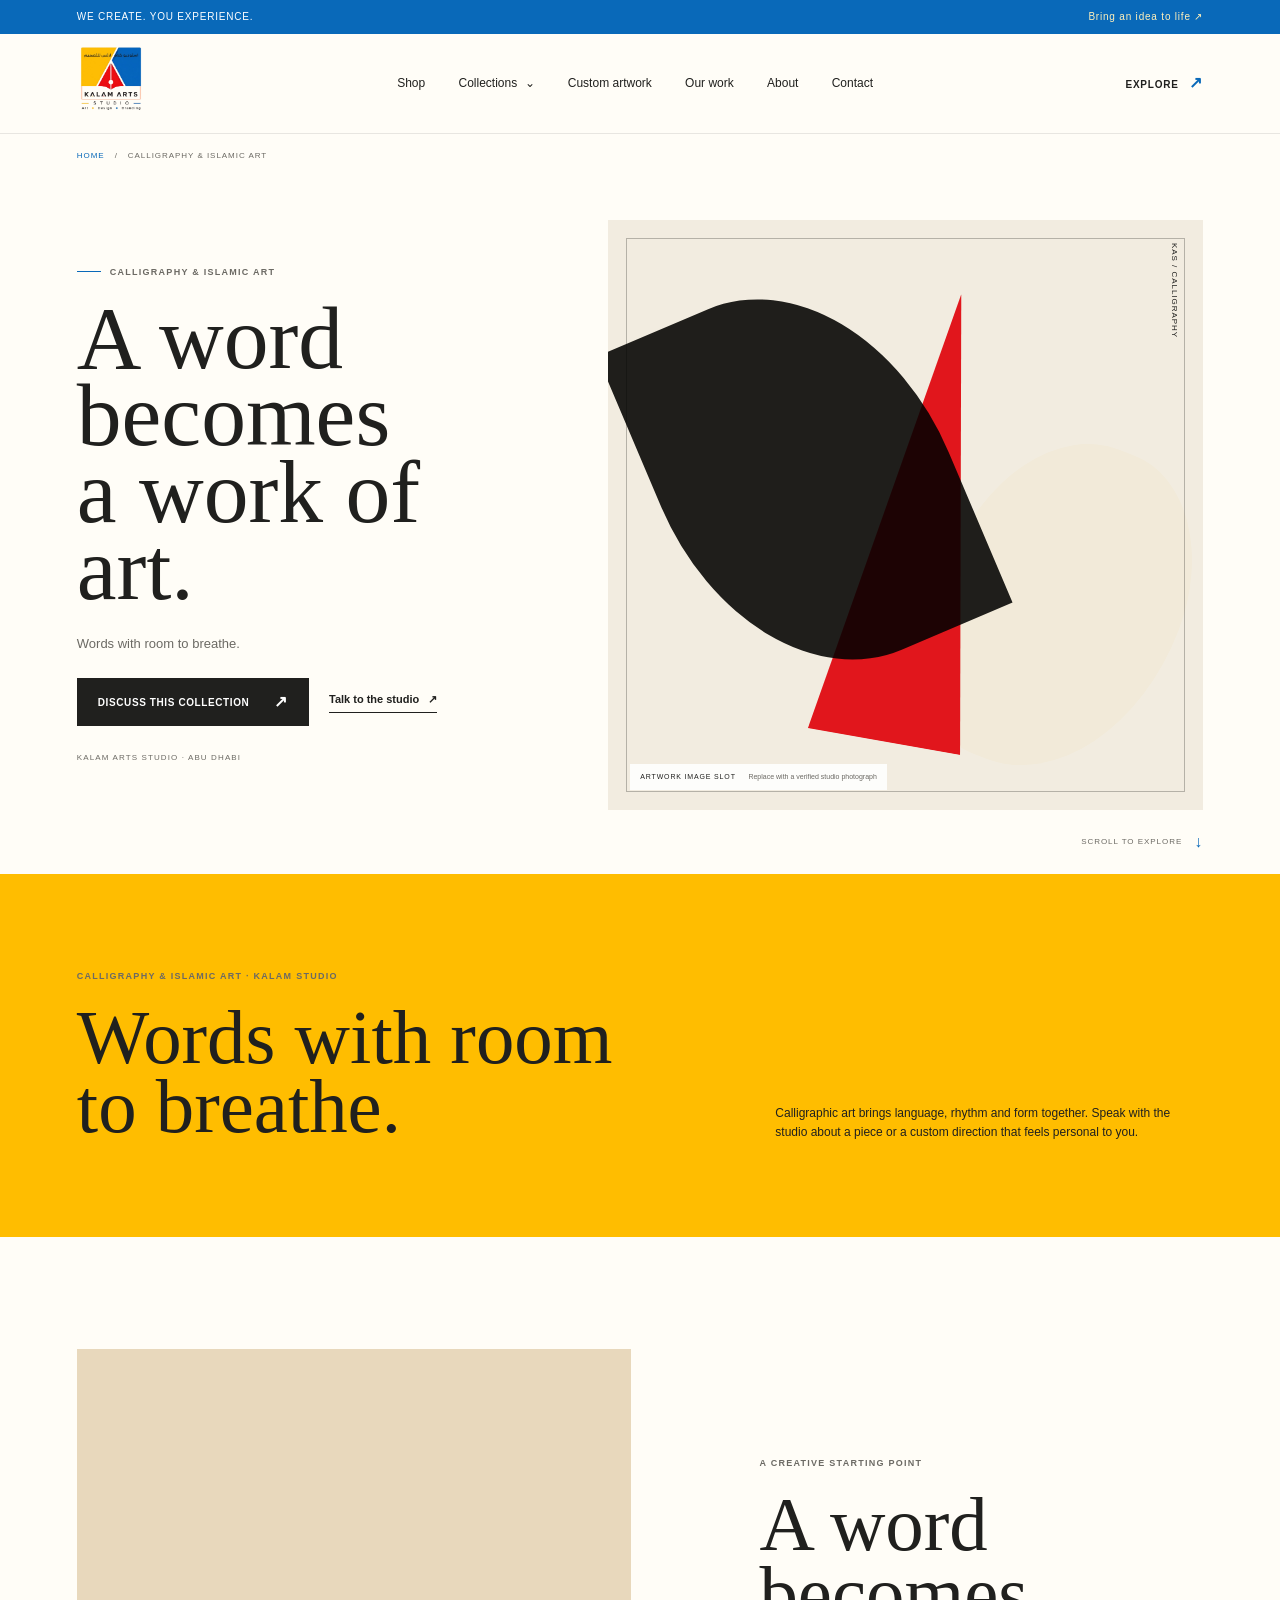
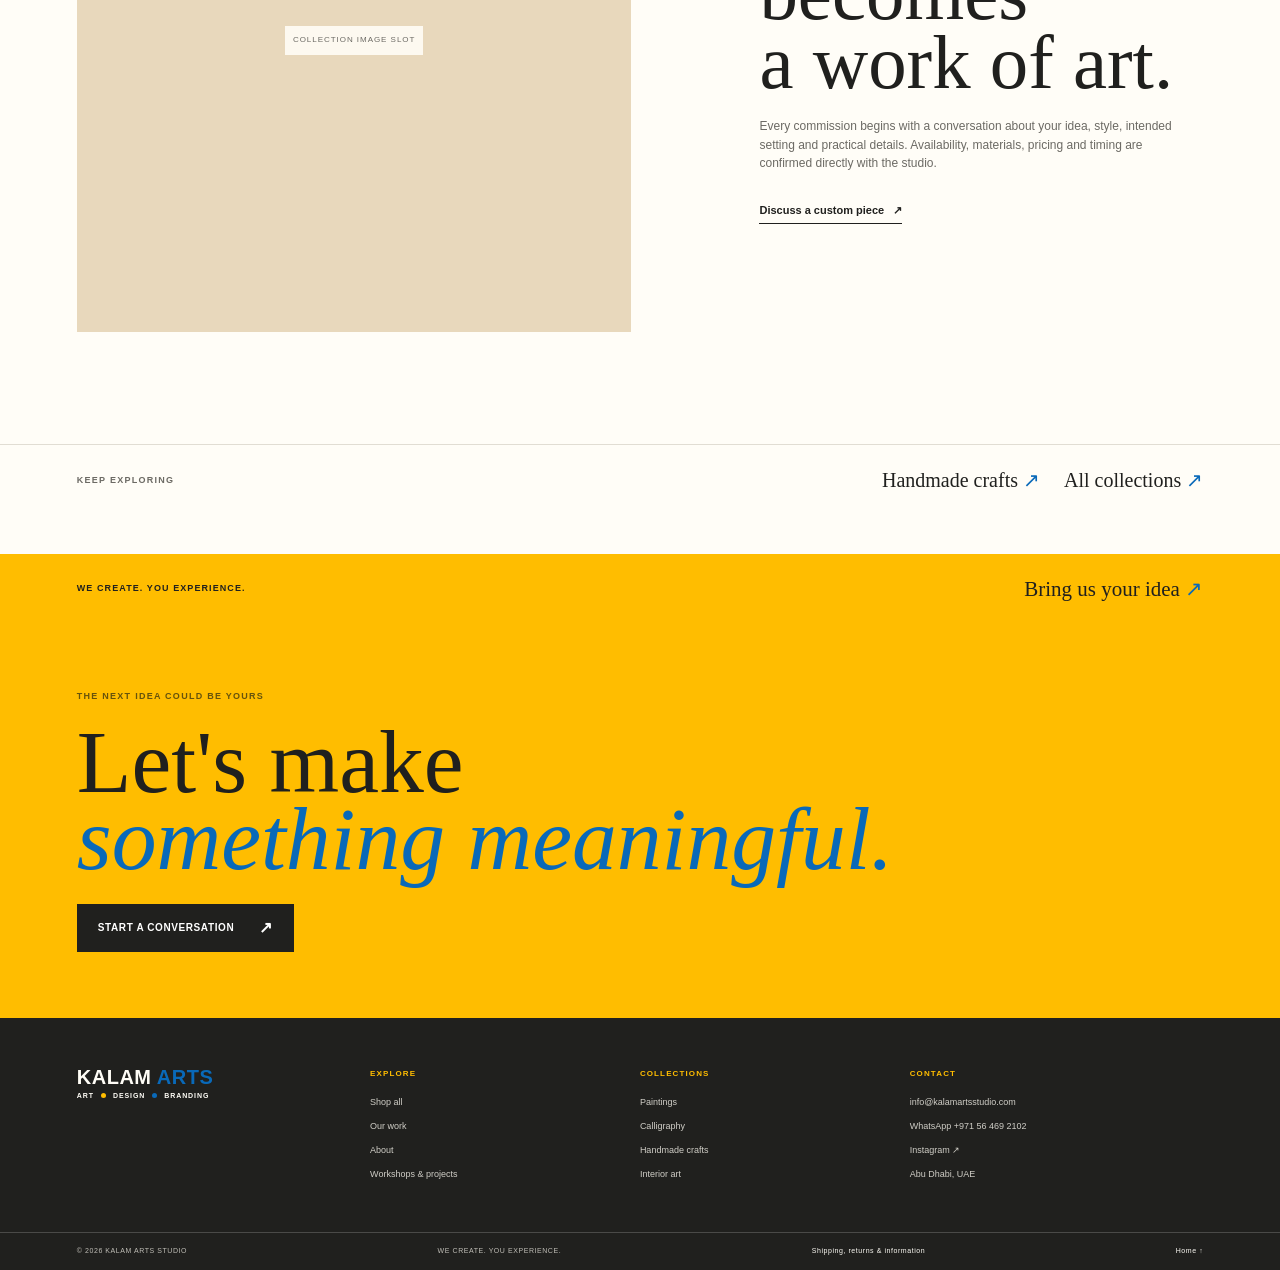
<file: calligraphy.html>
<!doctype html><html lang="en"><head><meta charset="utf-8"><meta name="viewport" content="width=device-width, initial-scale=1"><meta name="description" content="Discover calligraphy and Islamic art from KALAM ARTS STUDIO. Contact the studio to discuss available and custom work."><link rel="canonical" href="https://kalamartsstudio.com/calligraphy.html"><link rel="stylesheet" href="styles.css"><title>Calligraphy & Islamic Art | KALAM ARTS STUDIO</title><script src="integrations.js" defer></script><script src="landing-pages.js" defer></script></head><body><div id="page-root" data-page="calligraphy"></div></body></html>
</file>
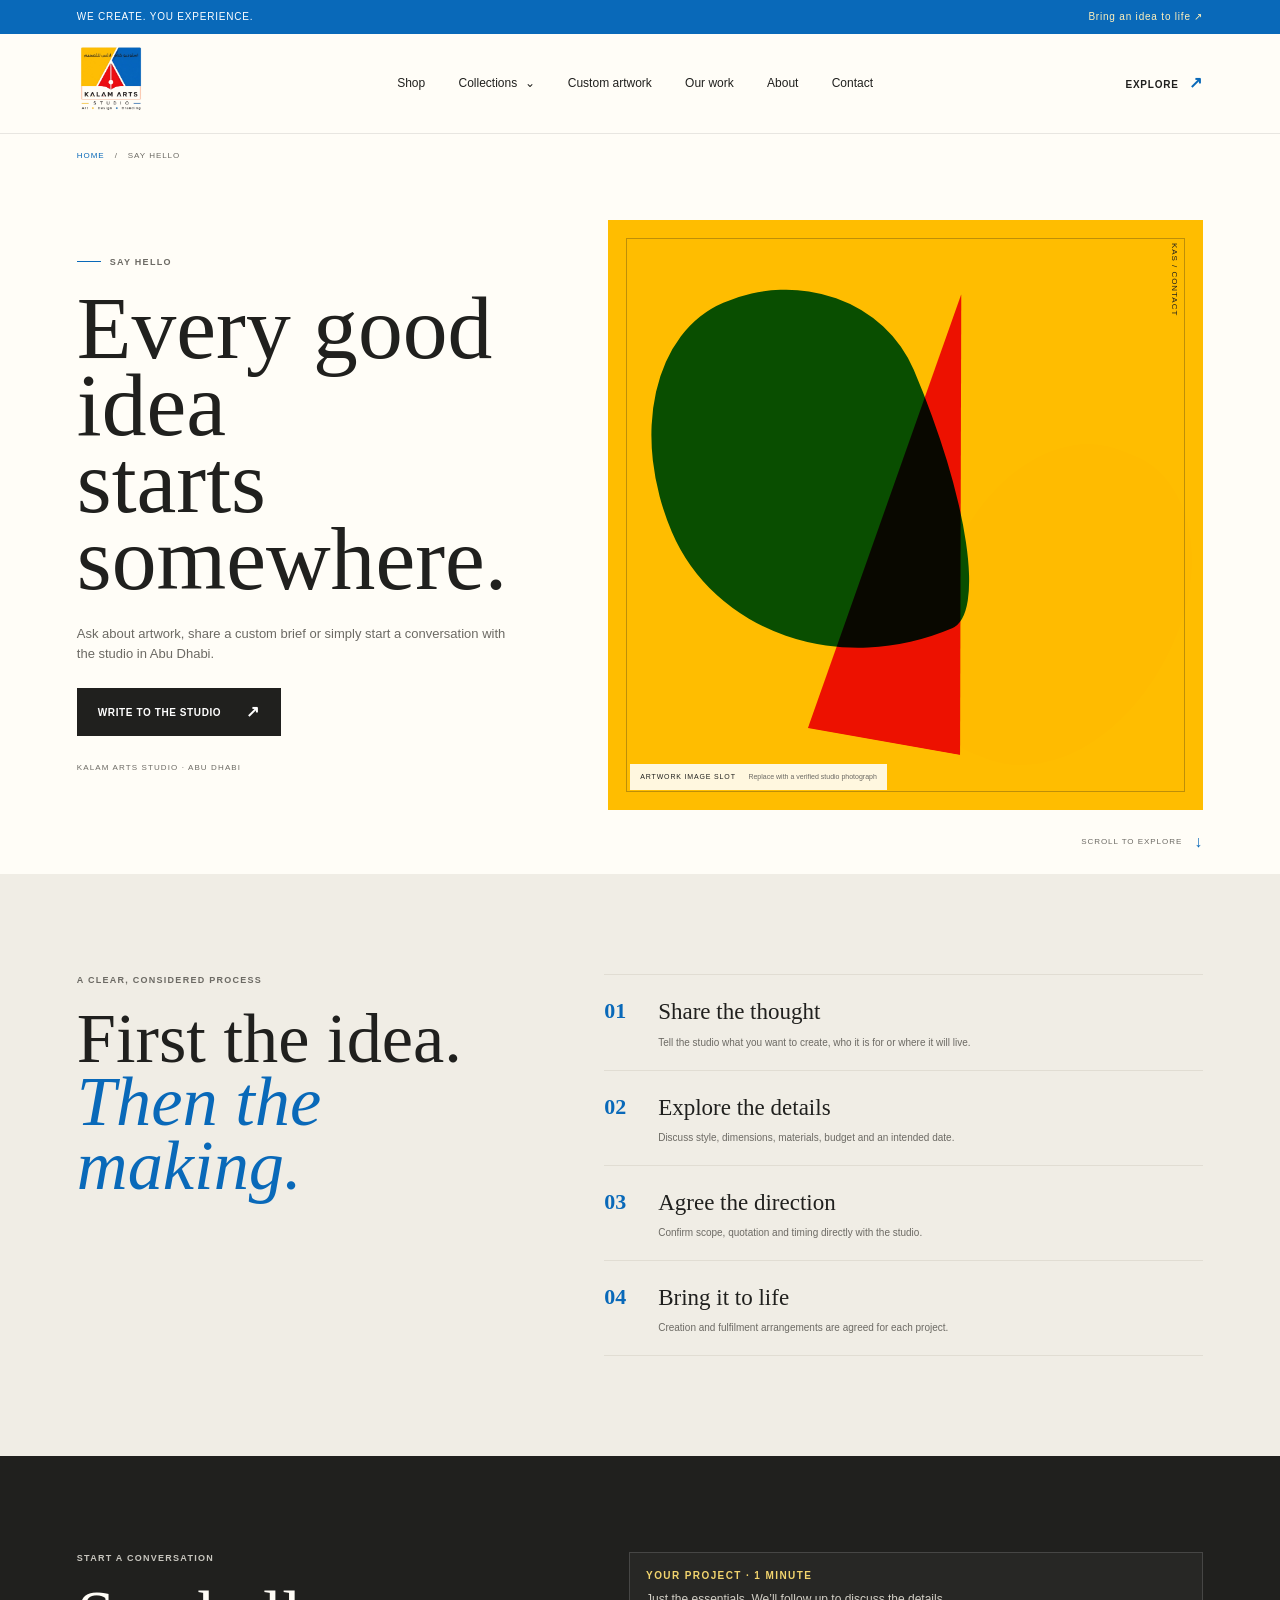
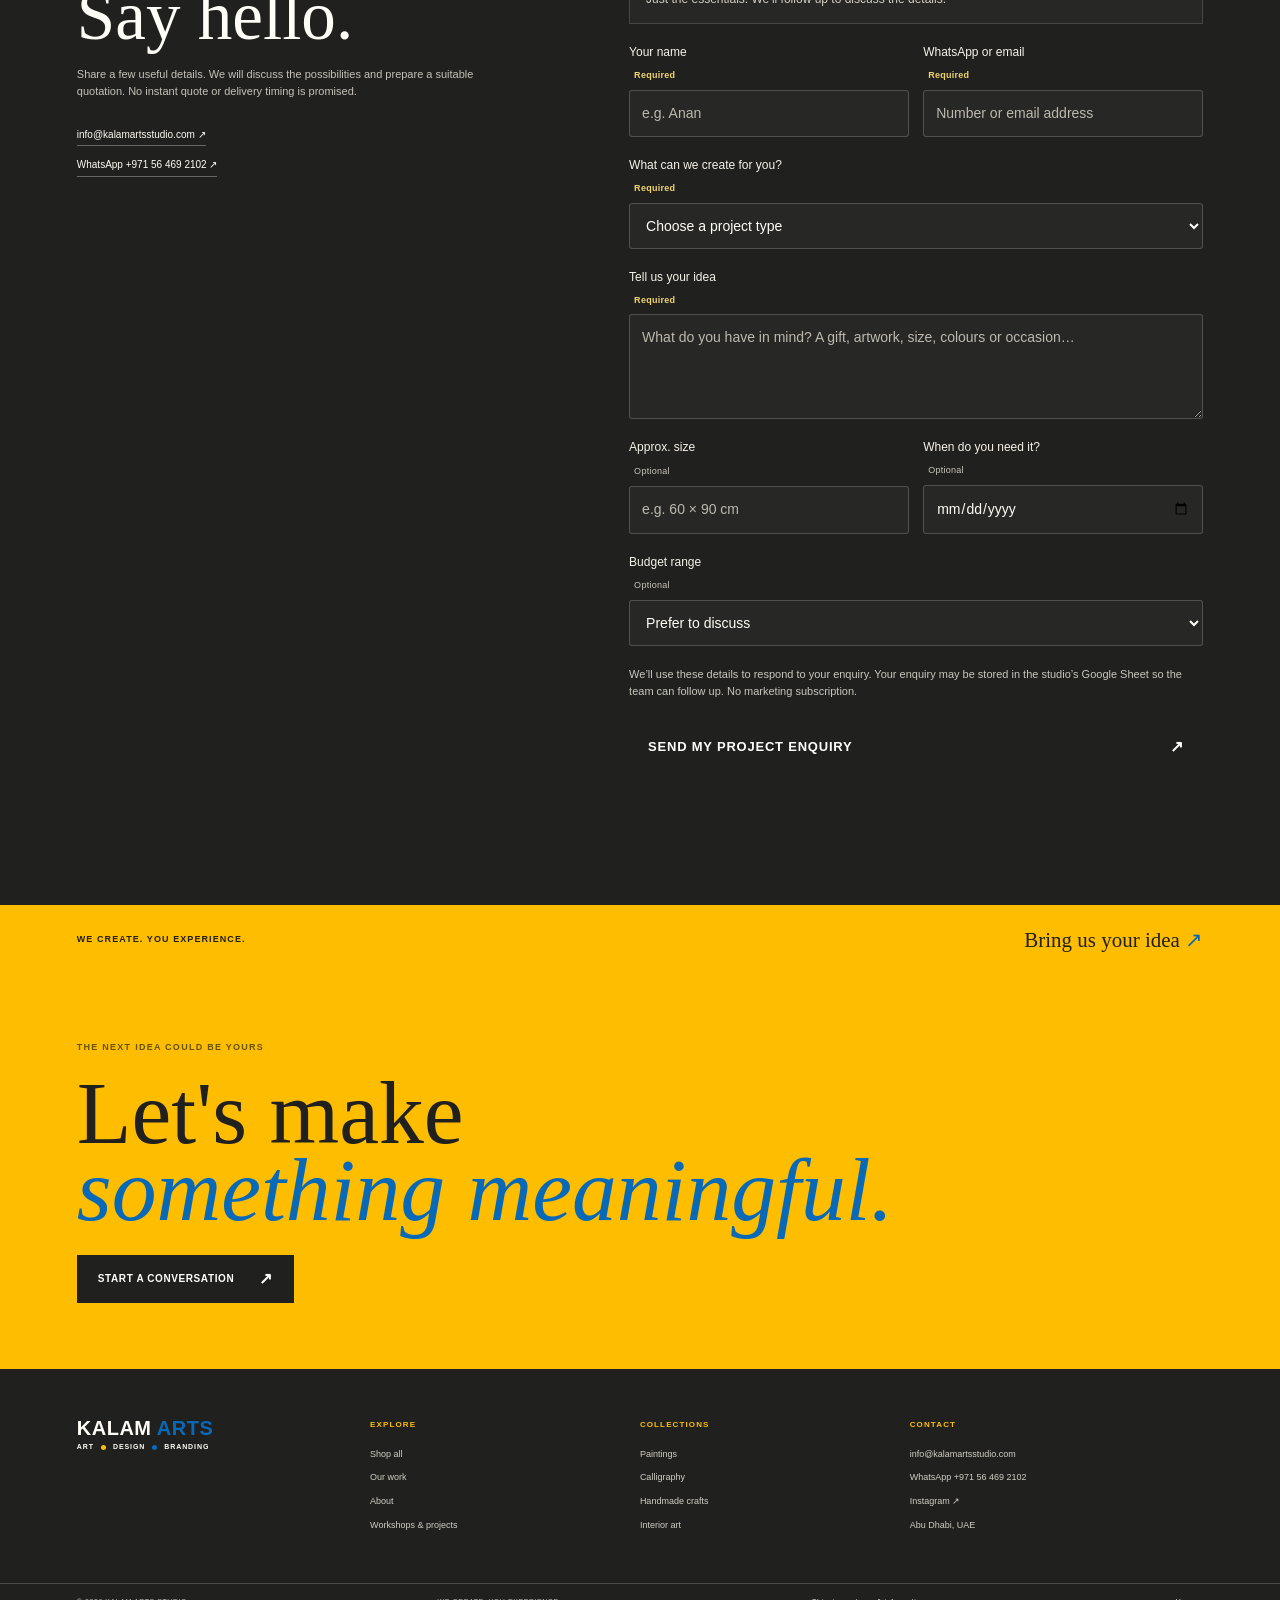
<file: contact.html>
<!doctype html><html lang="en"><head><meta charset="utf-8"><meta name="viewport" content="width=device-width, initial-scale=1"><meta name="description" content="Contact KALAM ARTS STUDIO in Abu Dhabi about artwork, custom projects and creative collaborations."><link rel="canonical" href="https://kalamartsstudio.com/contact.html"><link rel="stylesheet" href="styles.css"><title>Contact the Studio | KALAM ARTS STUDIO</title><script src="integrations.js" defer></script><script src="landing-pages.js" defer></script></head><body><div id="page-root" data-page="contact"></div></body></html>
</file>
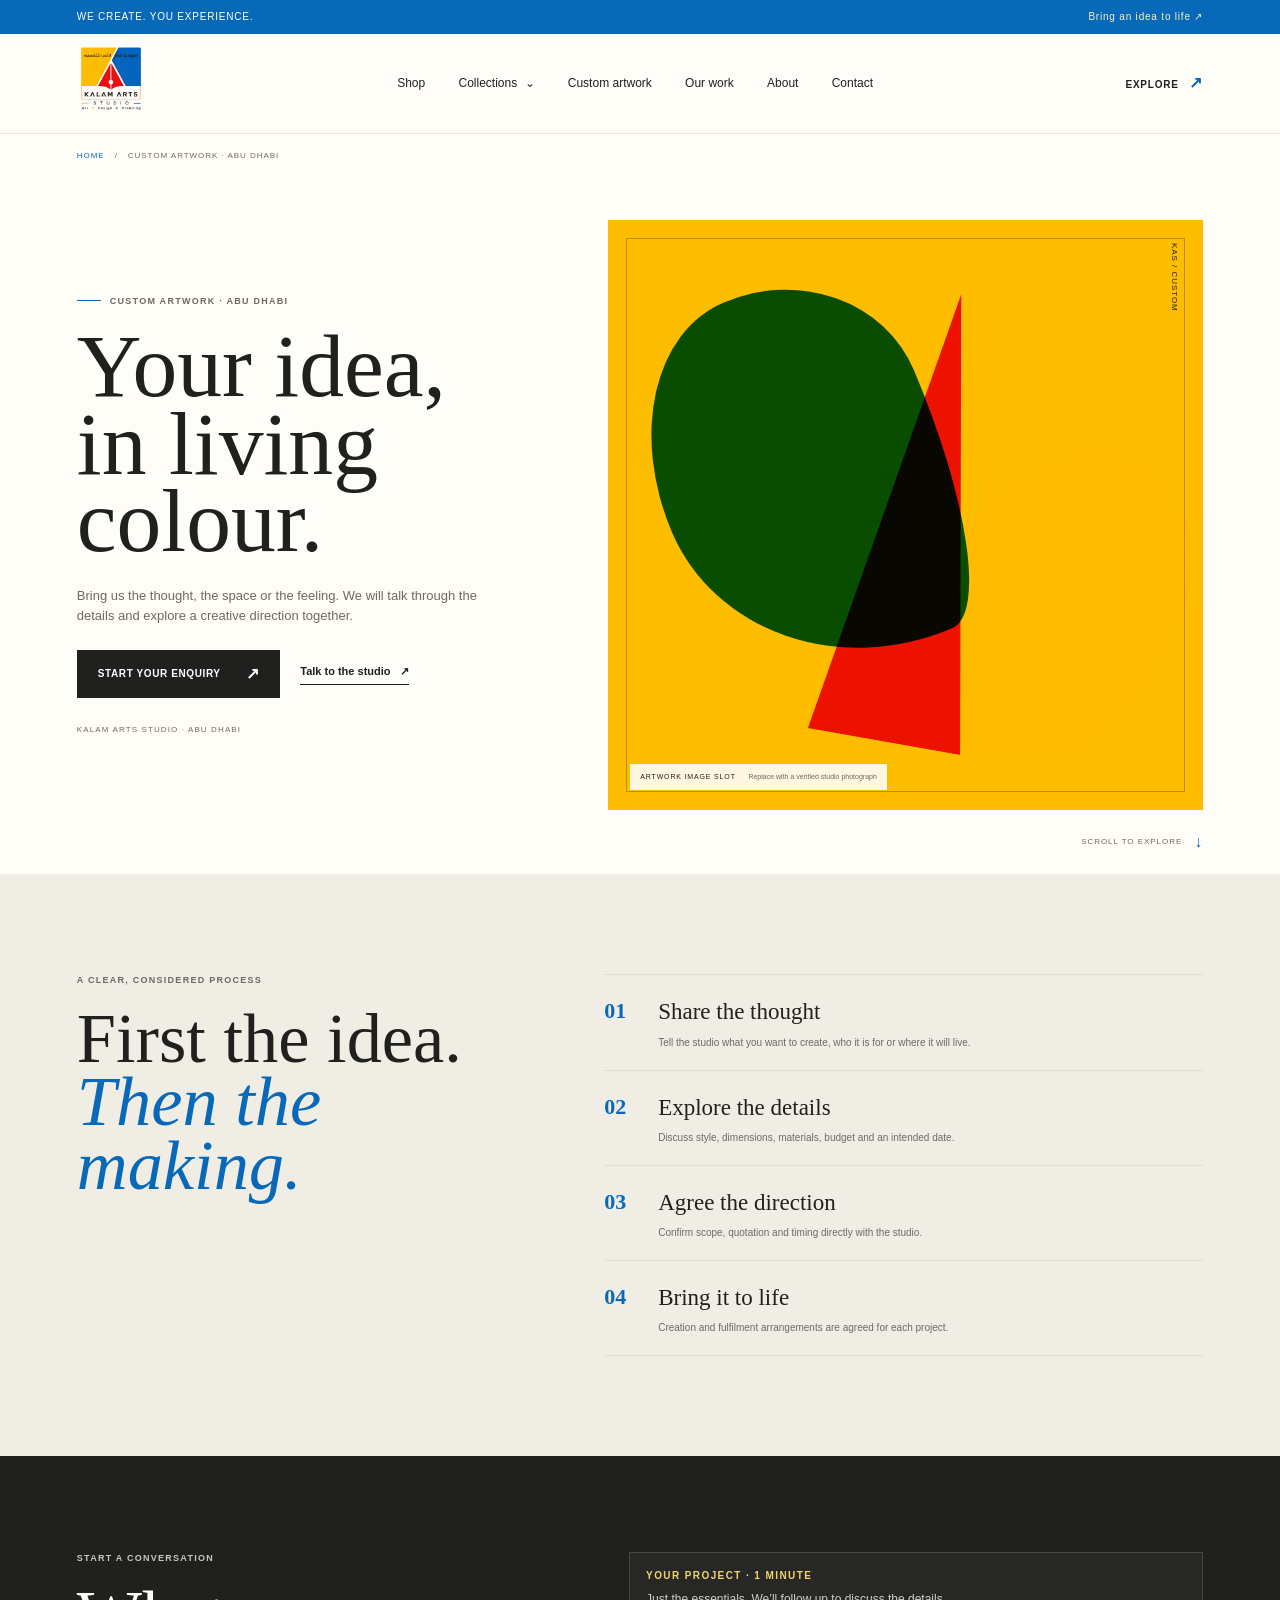
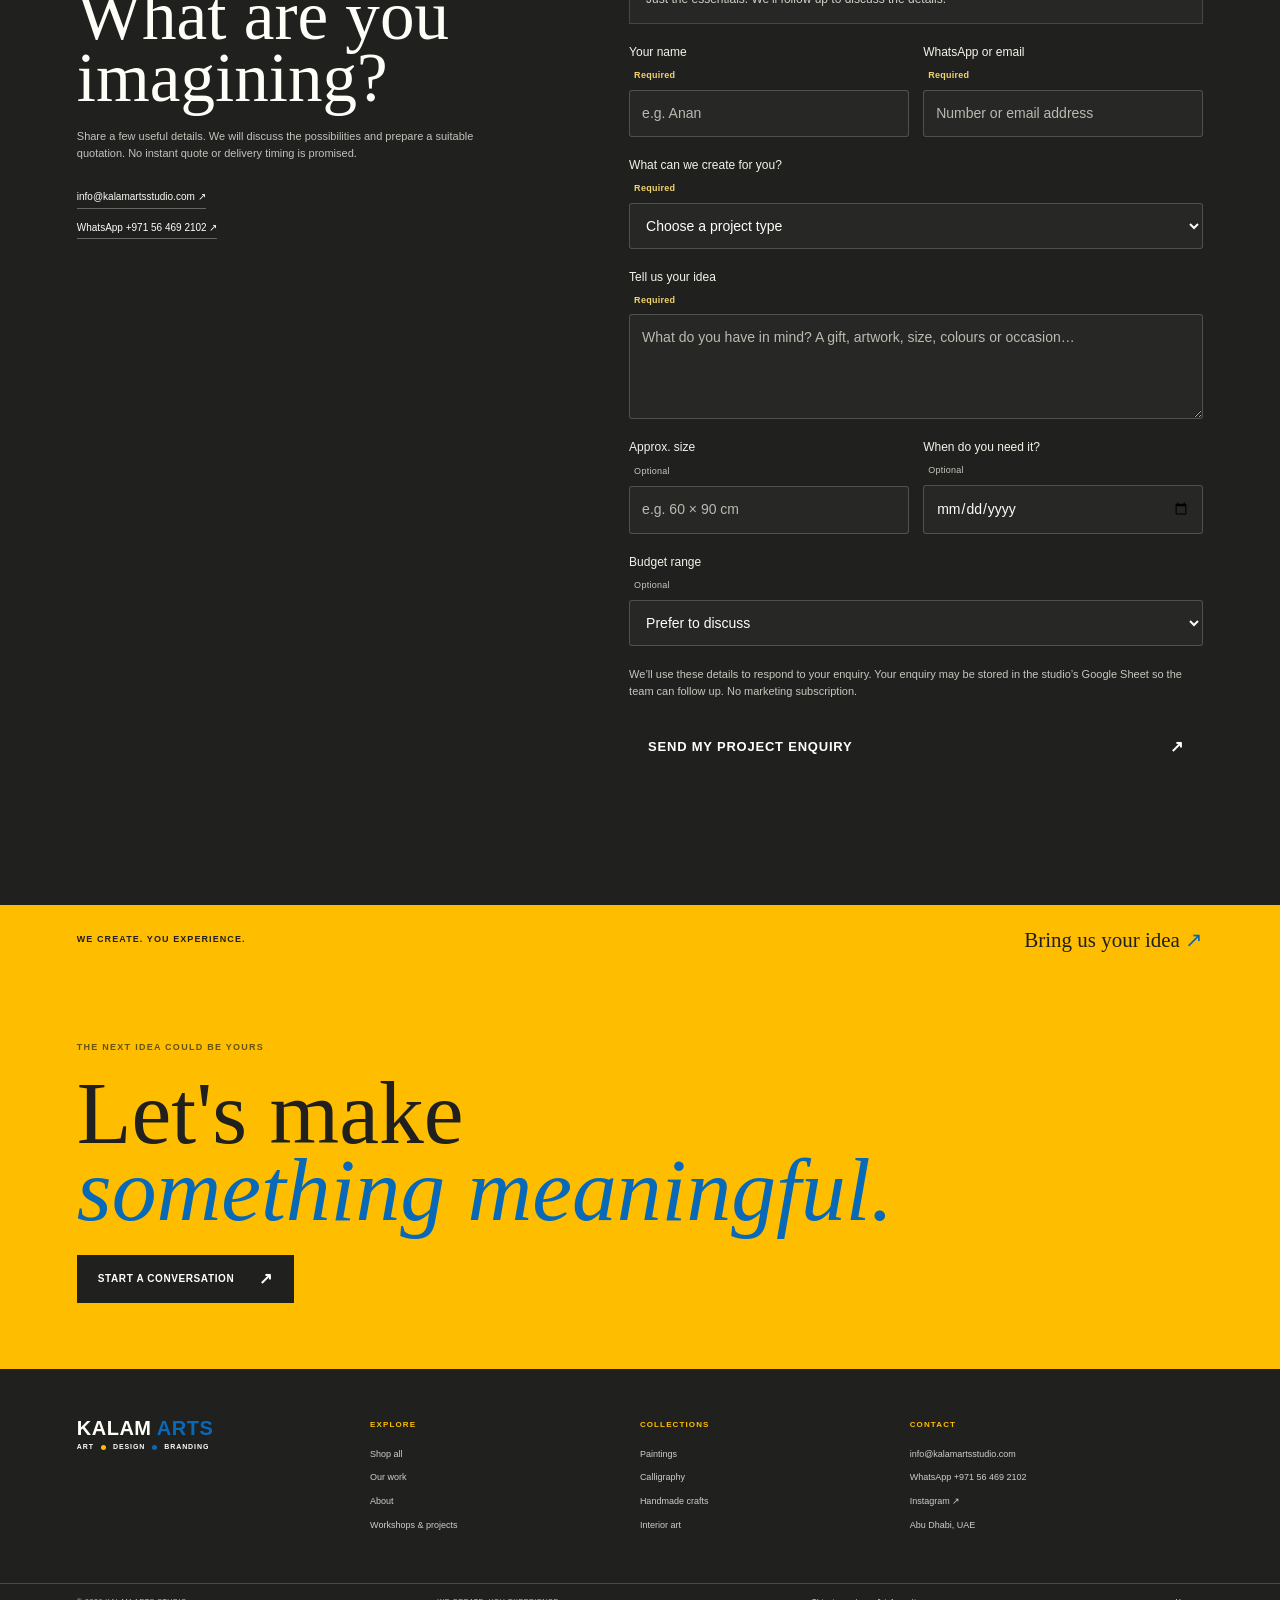
<file: custom-art.html>
<!doctype html><html lang="en"><head><meta charset="utf-8"><meta name="viewport" content="width=device-width, initial-scale=1"><meta name="description" content="Bring a custom artwork or creative idea to life with KALAM ARTS STUDIO in Abu Dhabi."><link rel="canonical" href="https://kalamartsstudio.com/custom-art.html"><link rel="stylesheet" href="styles.css"><title>Custom Artwork & Commissions | KALAM ARTS STUDIO</title><script src="integrations.js" defer></script><script src="landing-pages.js" defer></script></head><body><div id="page-root" data-page="custom"></div></body></html>
</file>
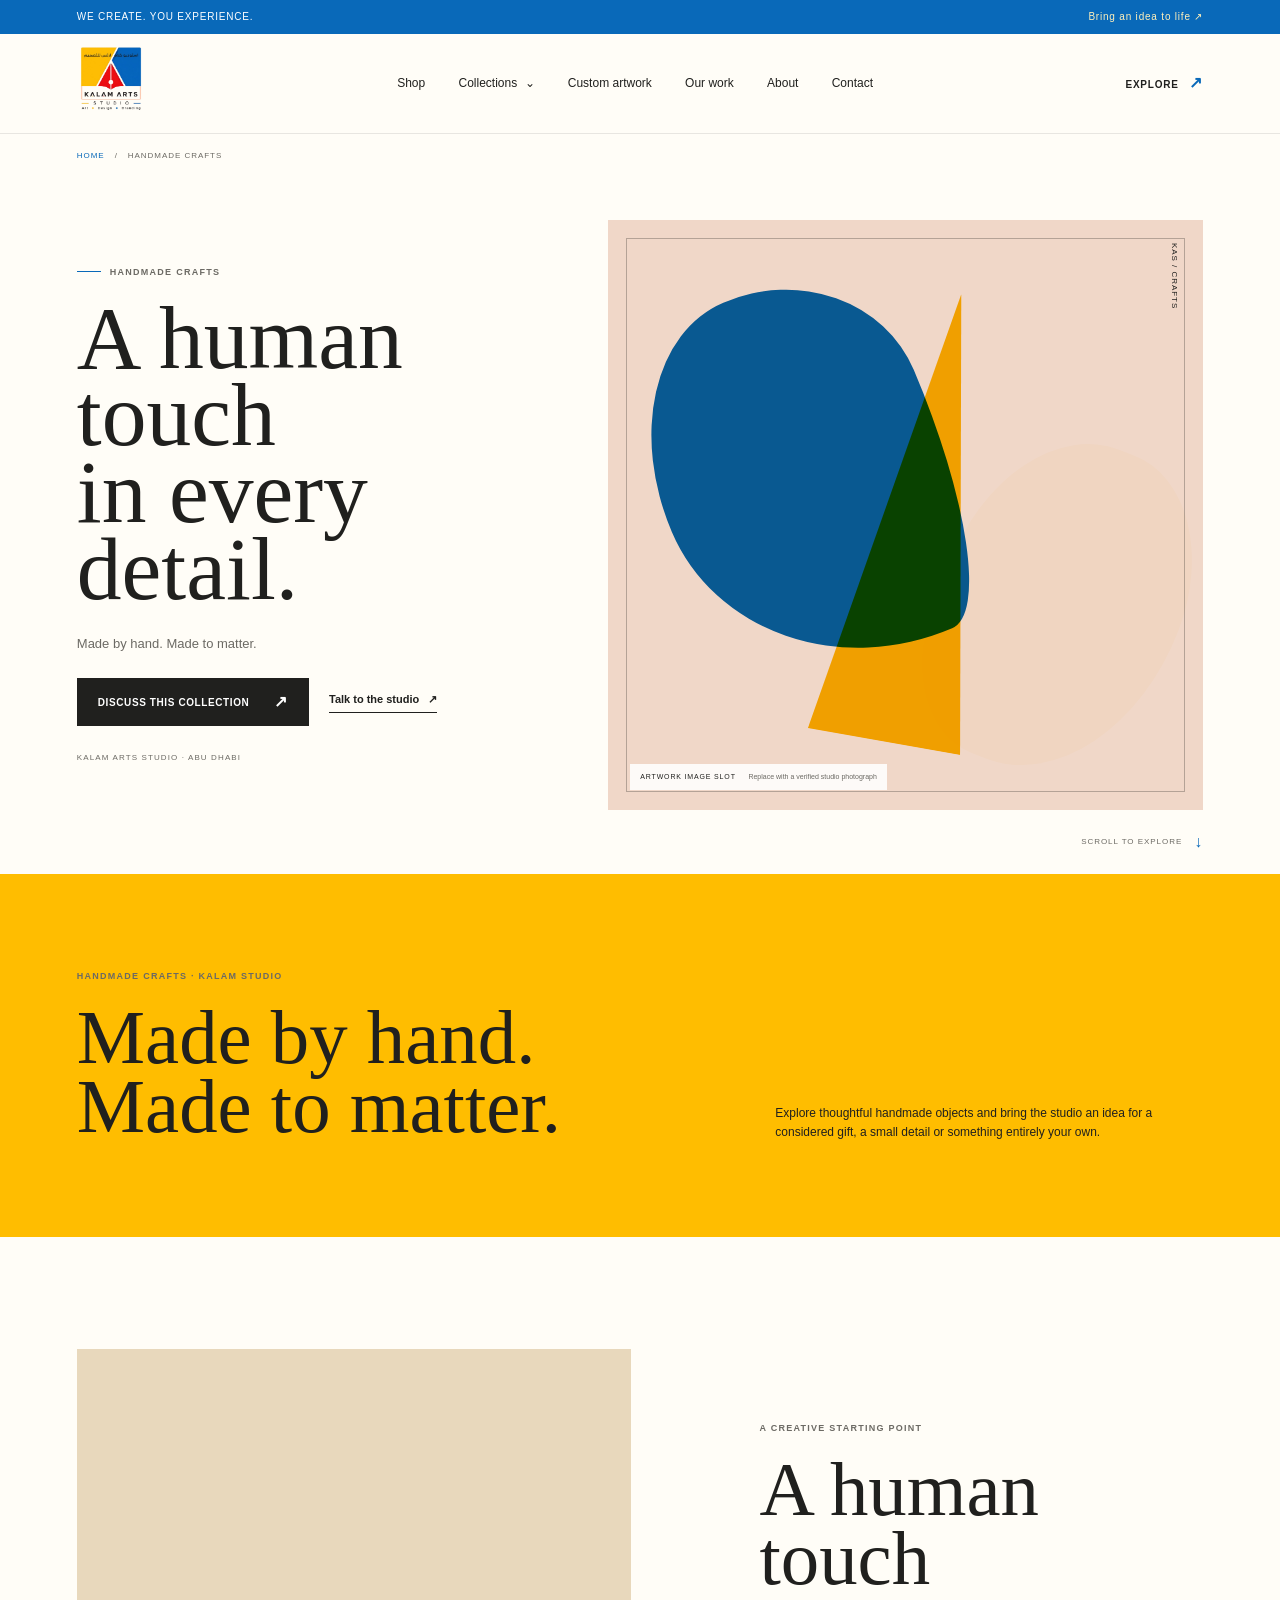
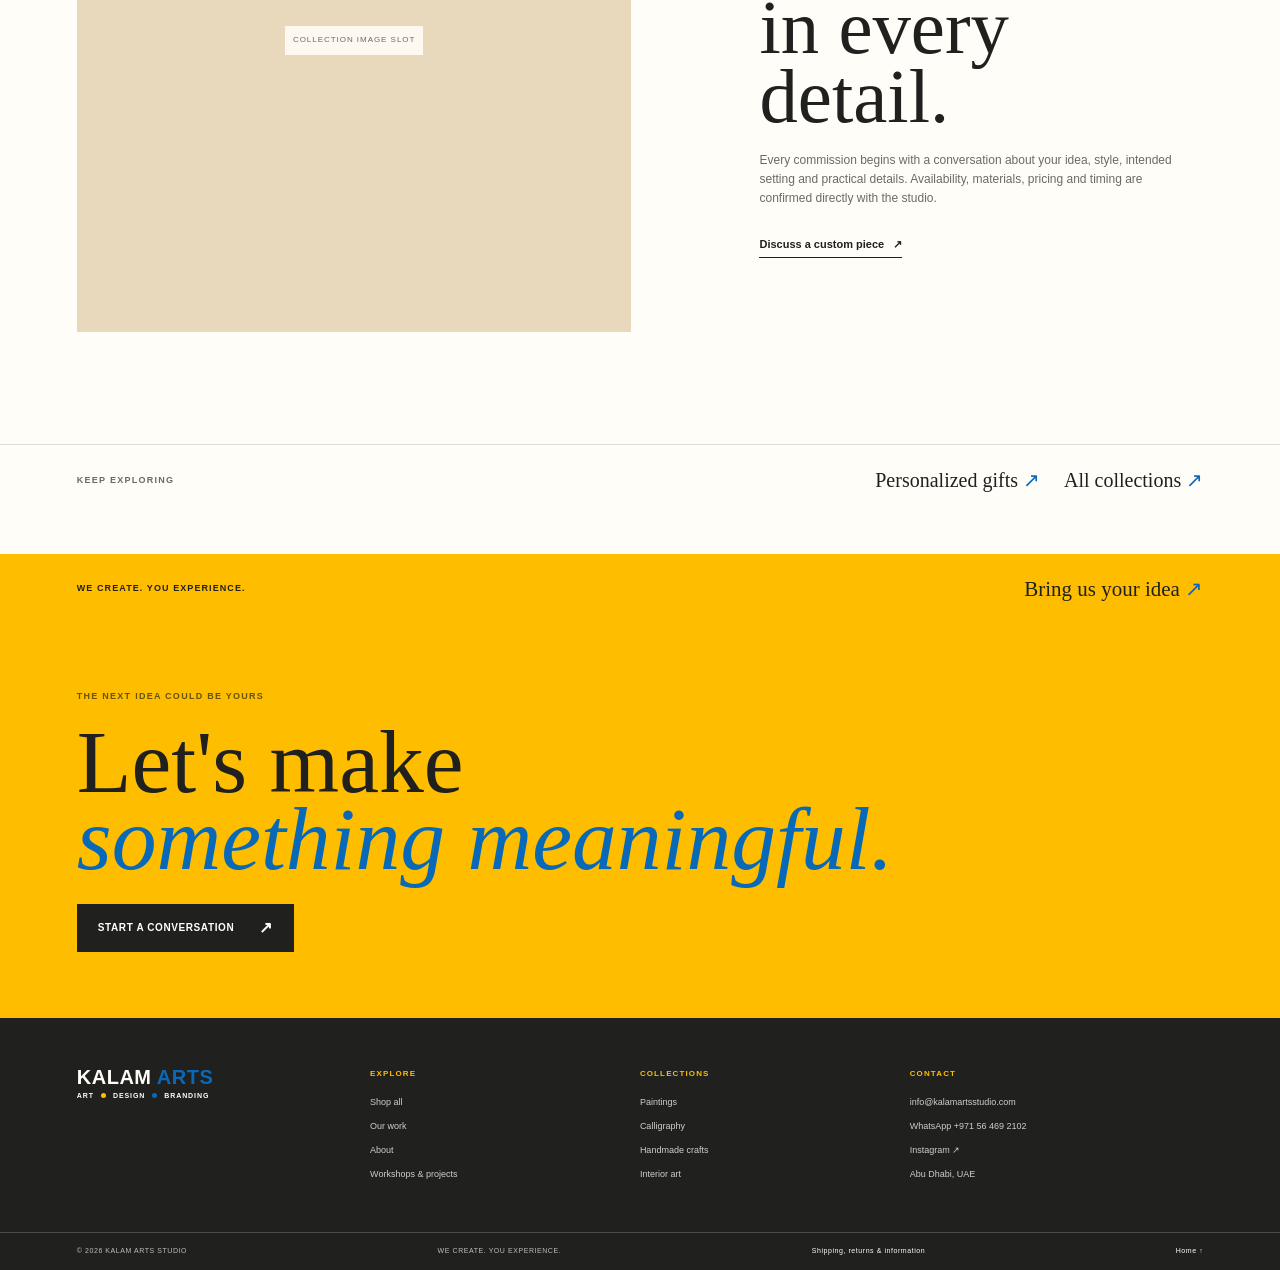
<file: handmade-crafts.html>
<!doctype html><html lang="en"><head><meta charset="utf-8"><meta name="viewport" content="width=device-width, initial-scale=1"><meta name="description" content="Explore handmade craft ideas and custom creative pieces by KALAM ARTS STUDIO in Abu Dhabi."><link rel="canonical" href="https://kalamartsstudio.com/handmade-crafts.html"><link rel="stylesheet" href="styles.css"><title>Handmade Crafts | KALAM ARTS STUDIO</title><script src="integrations.js" defer></script><script src="landing-pages.js" defer></script></head><body><div id="page-root" data-page="crafts"></div></body></html>
</file>
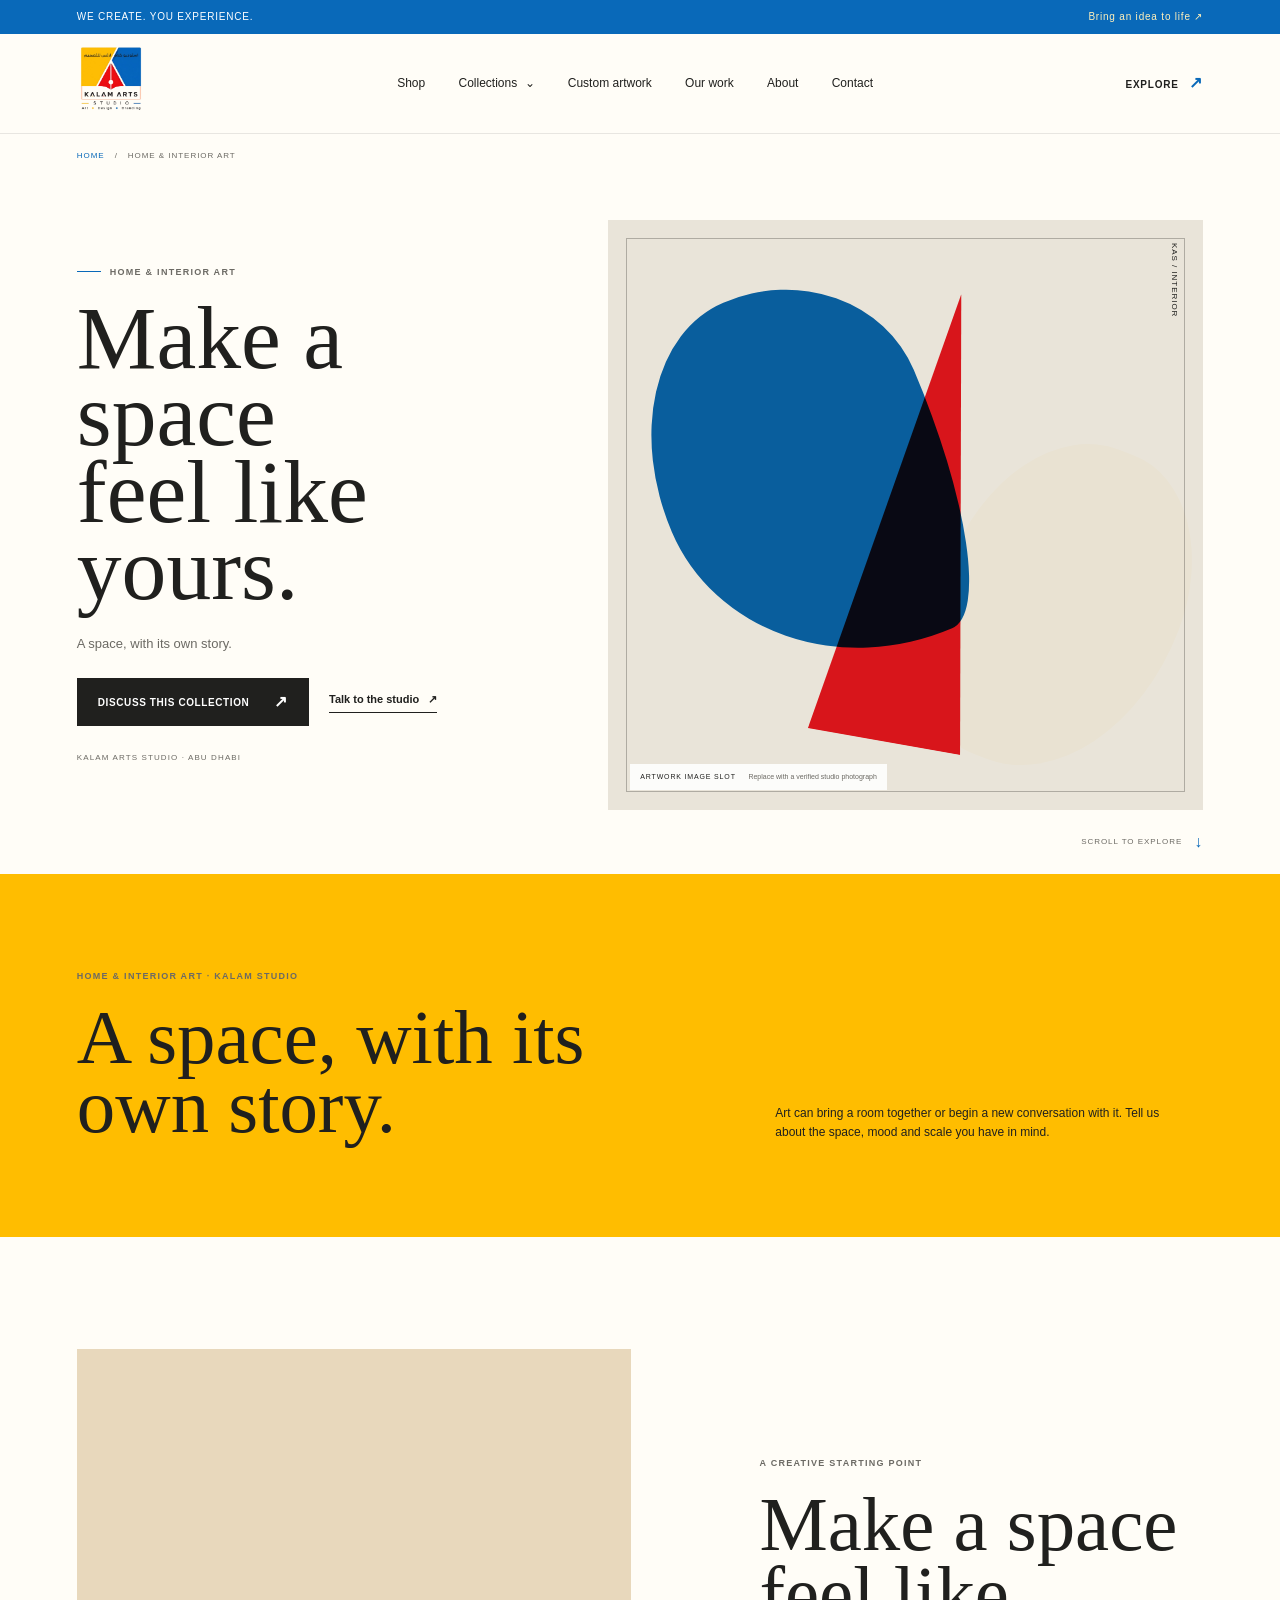
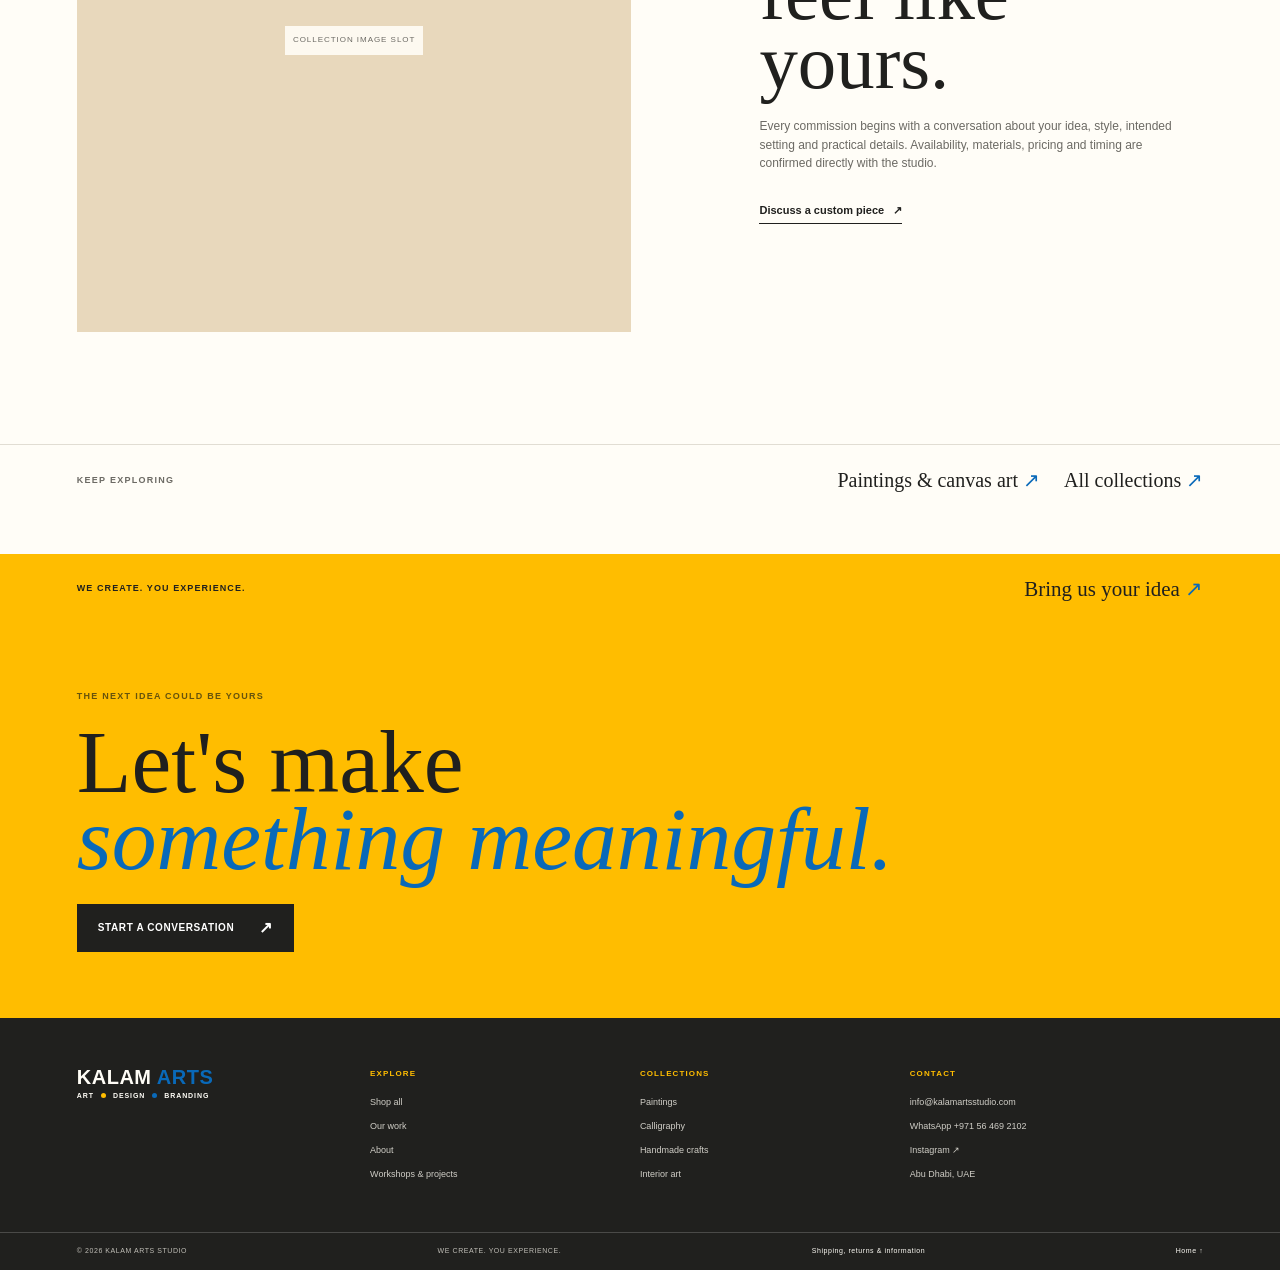
<file: interior-art.html>
<!doctype html><html lang="en"><head><meta charset="utf-8"><meta name="viewport" content="width=device-width, initial-scale=1"><meta name="description" content="Find art for your home and interior projects with KALAM ARTS STUDIO in Abu Dhabi."><link rel="canonical" href="https://kalamartsstudio.com/interior-art.html"><link rel="stylesheet" href="styles.css"><title>Home & Interior Art | KALAM ARTS STUDIO</title><script src="integrations.js" defer></script><script src="landing-pages.js" defer></script></head><body><div id="page-root" data-page="interior"></div></body></html>
</file>
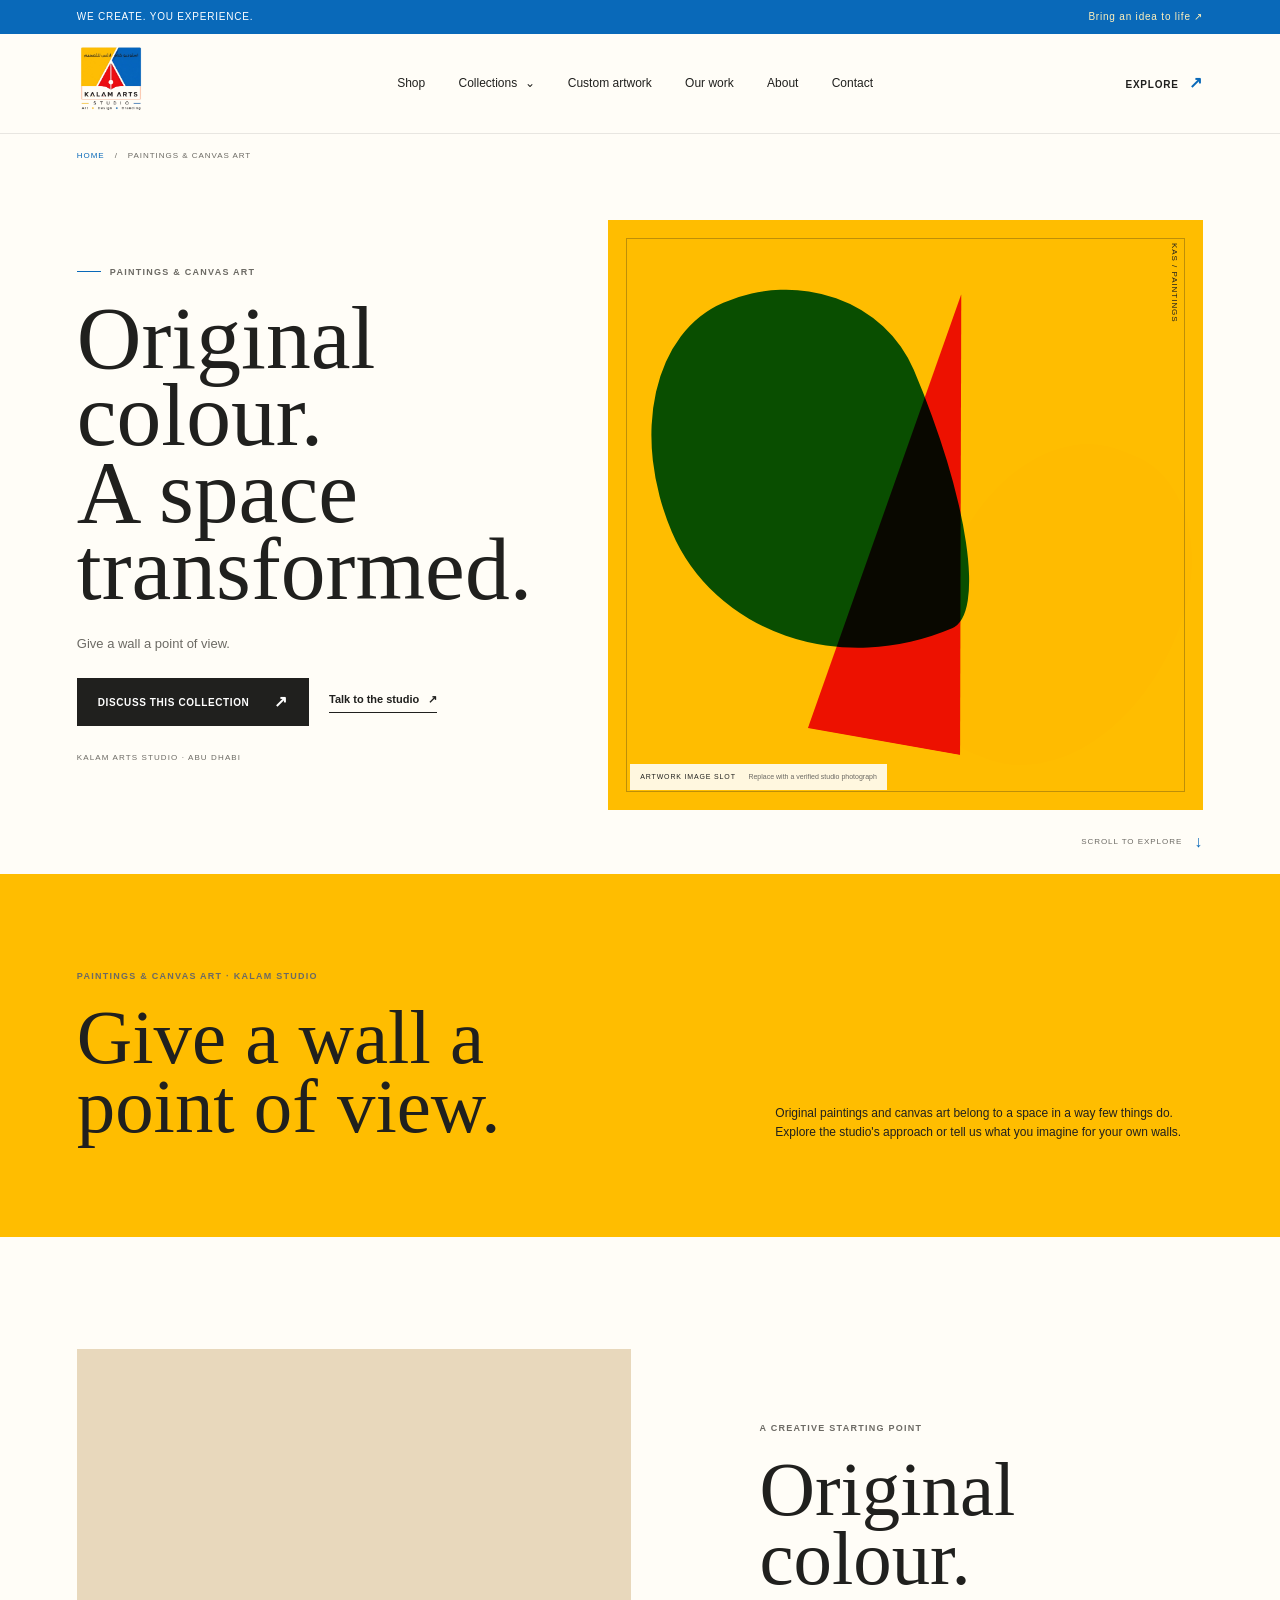
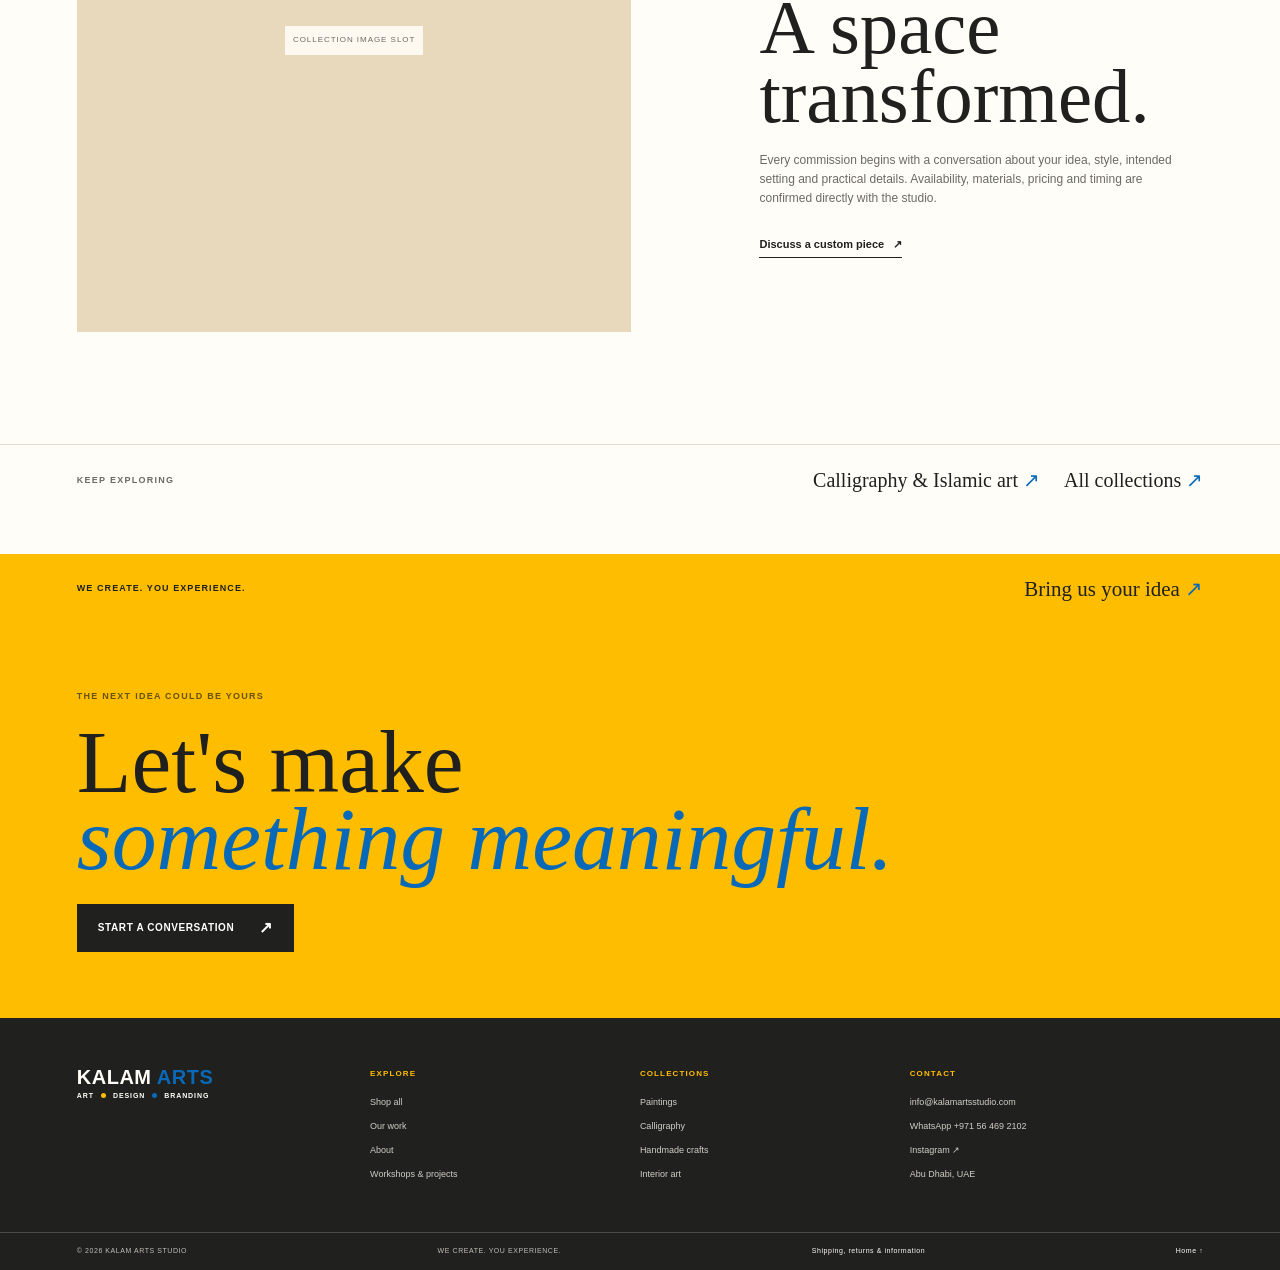
<file: paintings.html>
<!doctype html><html lang="en"><head><meta charset="utf-8"><meta name="viewport" content="width=device-width, initial-scale=1"><meta name="description" content="Explore original painting and canvas art from KALAM ARTS STUDIO. Ask the Abu Dhabi studio about availability or a commission."><link rel="canonical" href="https://kalamartsstudio.com/paintings.html"><link rel="stylesheet" href="styles.css"><title>Paintings & Canvas Art | KALAM ARTS STUDIO</title><script src="integrations.js" defer></script><script src="landing-pages.js" defer></script></head><body><div id="page-root" data-page="paintings"></div></body></html>
</file>
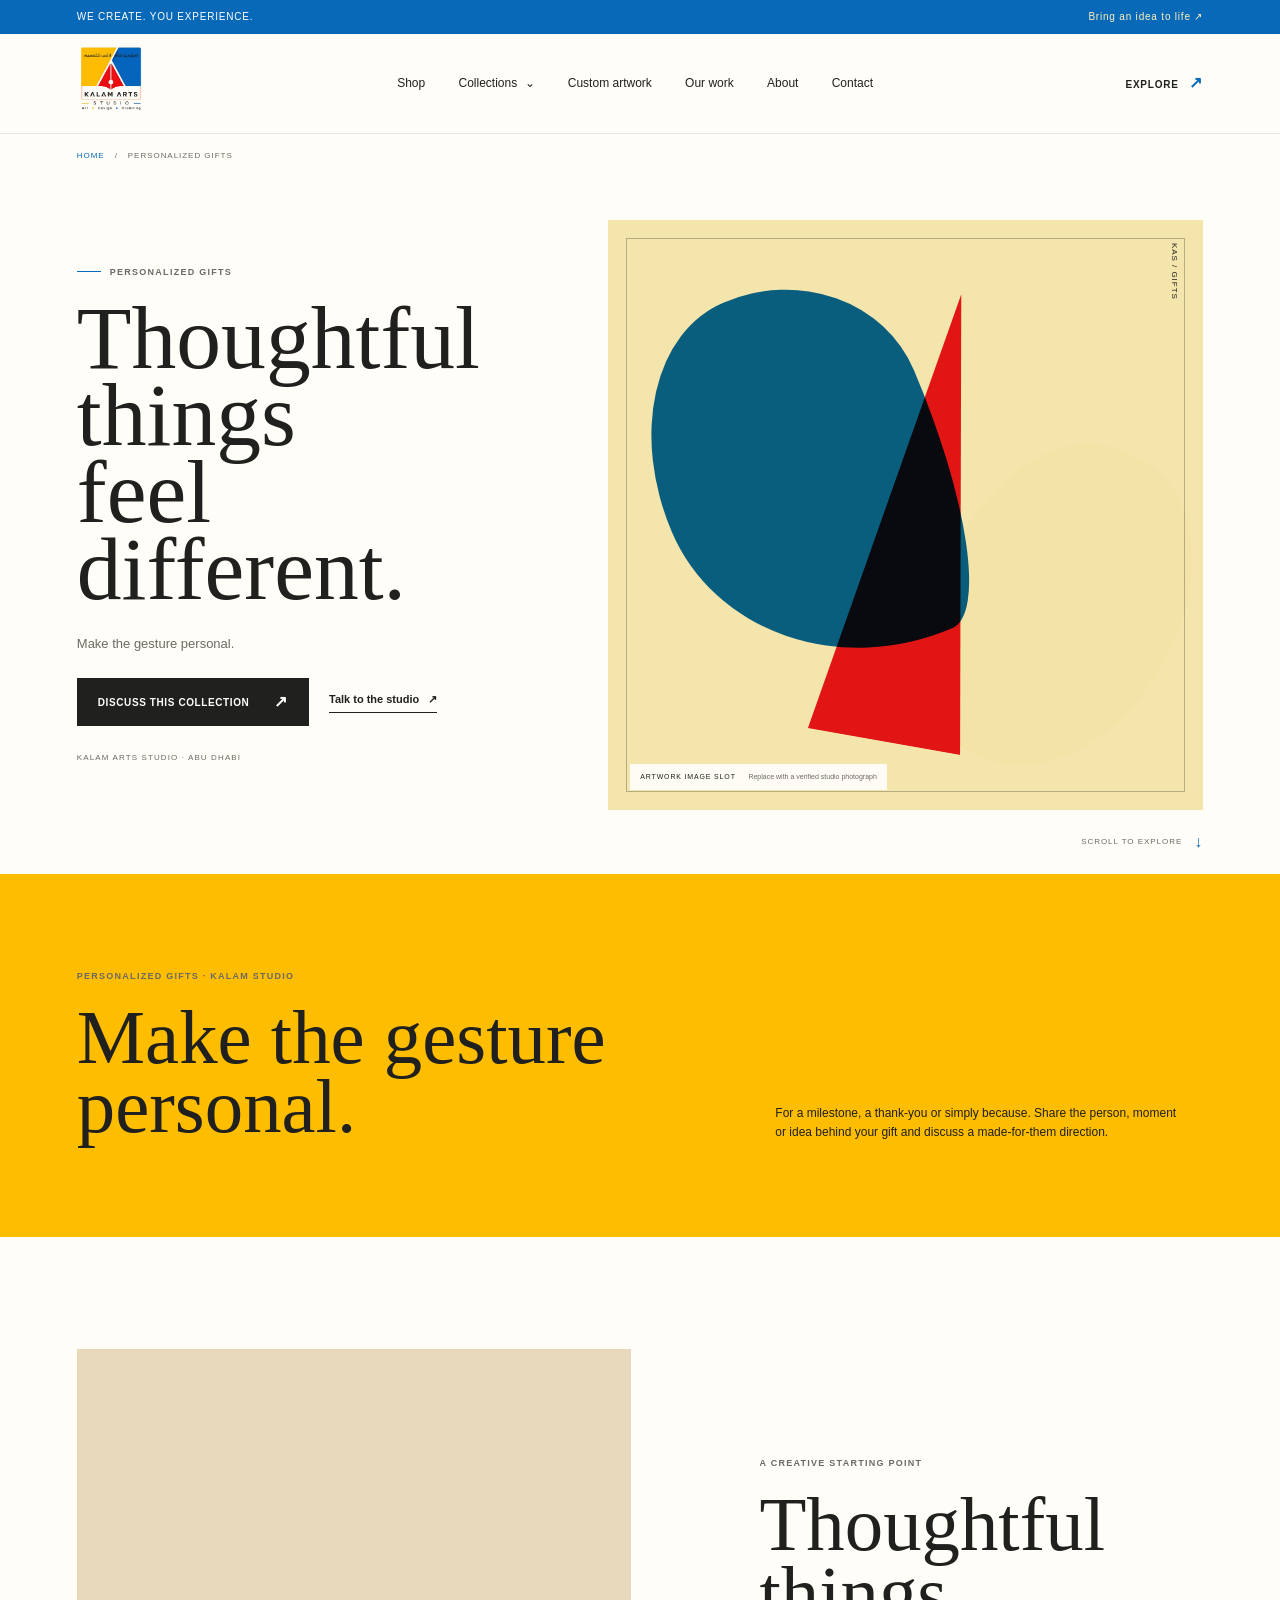
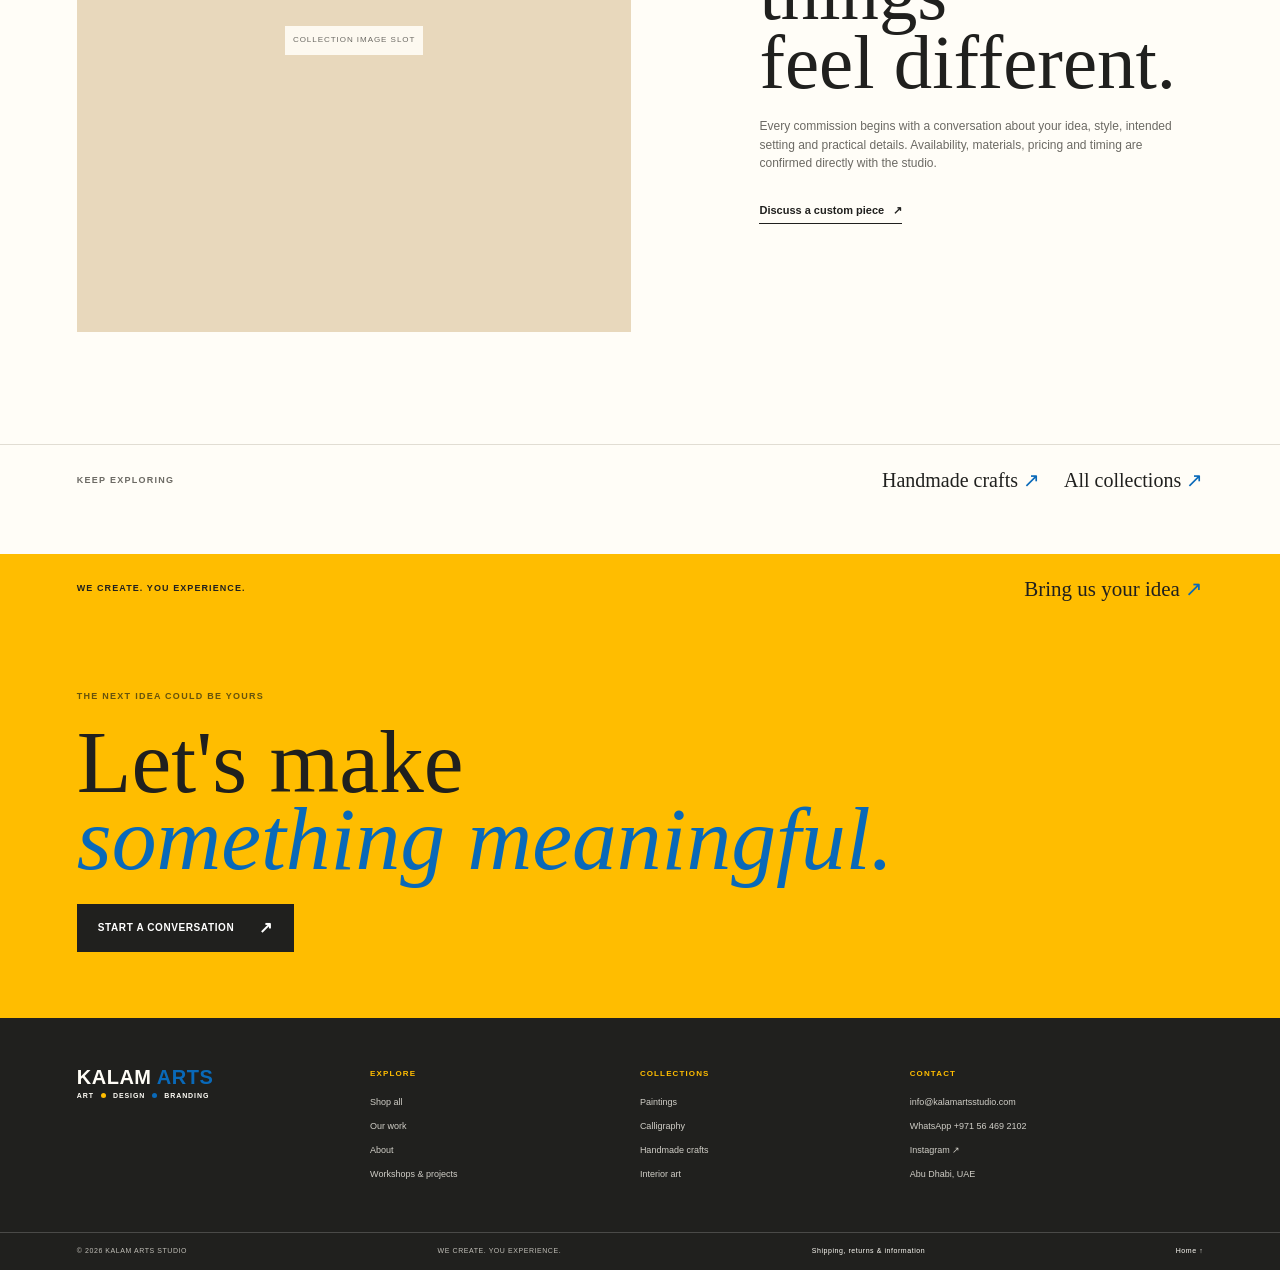
<file: personalized-gifts.html>
<!doctype html><html lang="en"><head><meta charset="utf-8"><meta name="viewport" content="width=device-width, initial-scale=1"><meta name="description" content="Discuss personalized artistic gifts and custom-made creative pieces with KALAM ARTS STUDIO."><link rel="canonical" href="https://kalamartsstudio.com/personalized-gifts.html"><link rel="stylesheet" href="styles.css"><title>Personalized Art Gifts | KALAM ARTS STUDIO</title><script src="integrations.js" defer></script><script src="landing-pages.js" defer></script></head><body><div id="page-root" data-page="gifts"></div></body></html>
</file>
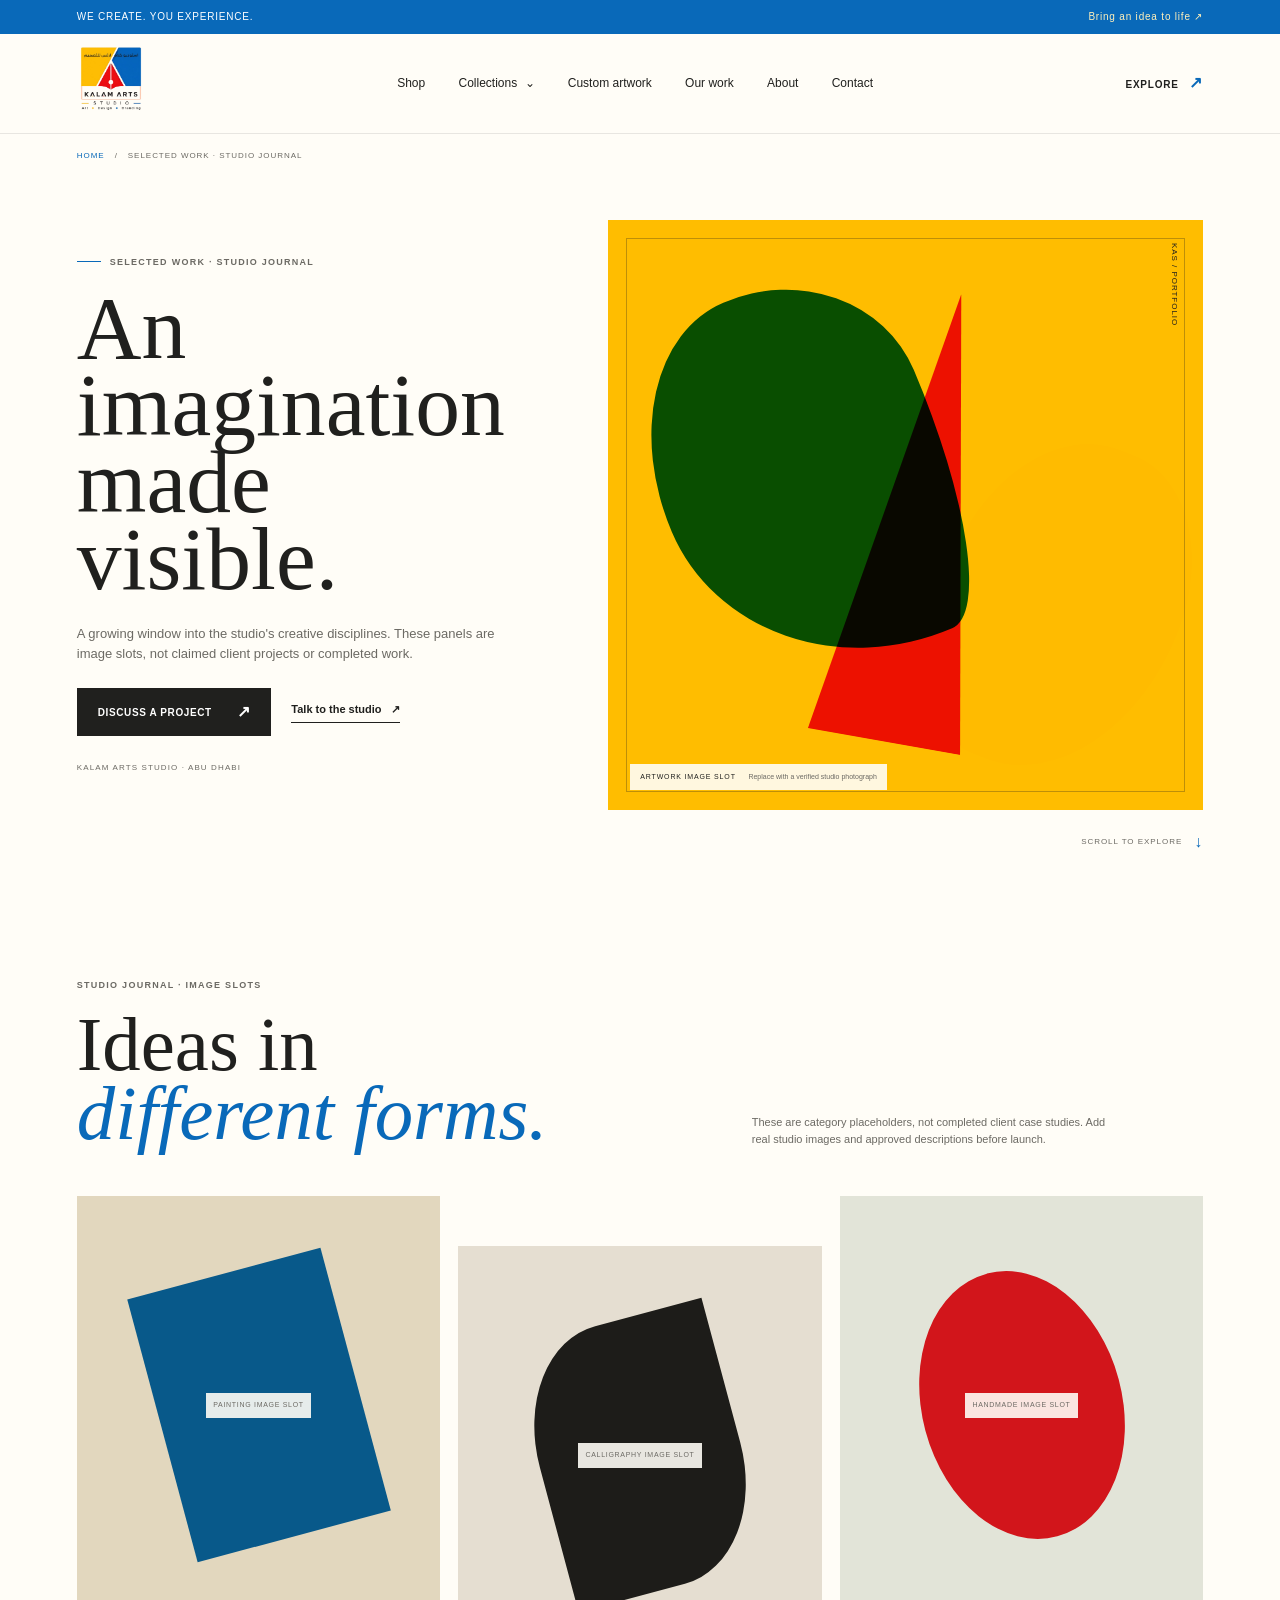
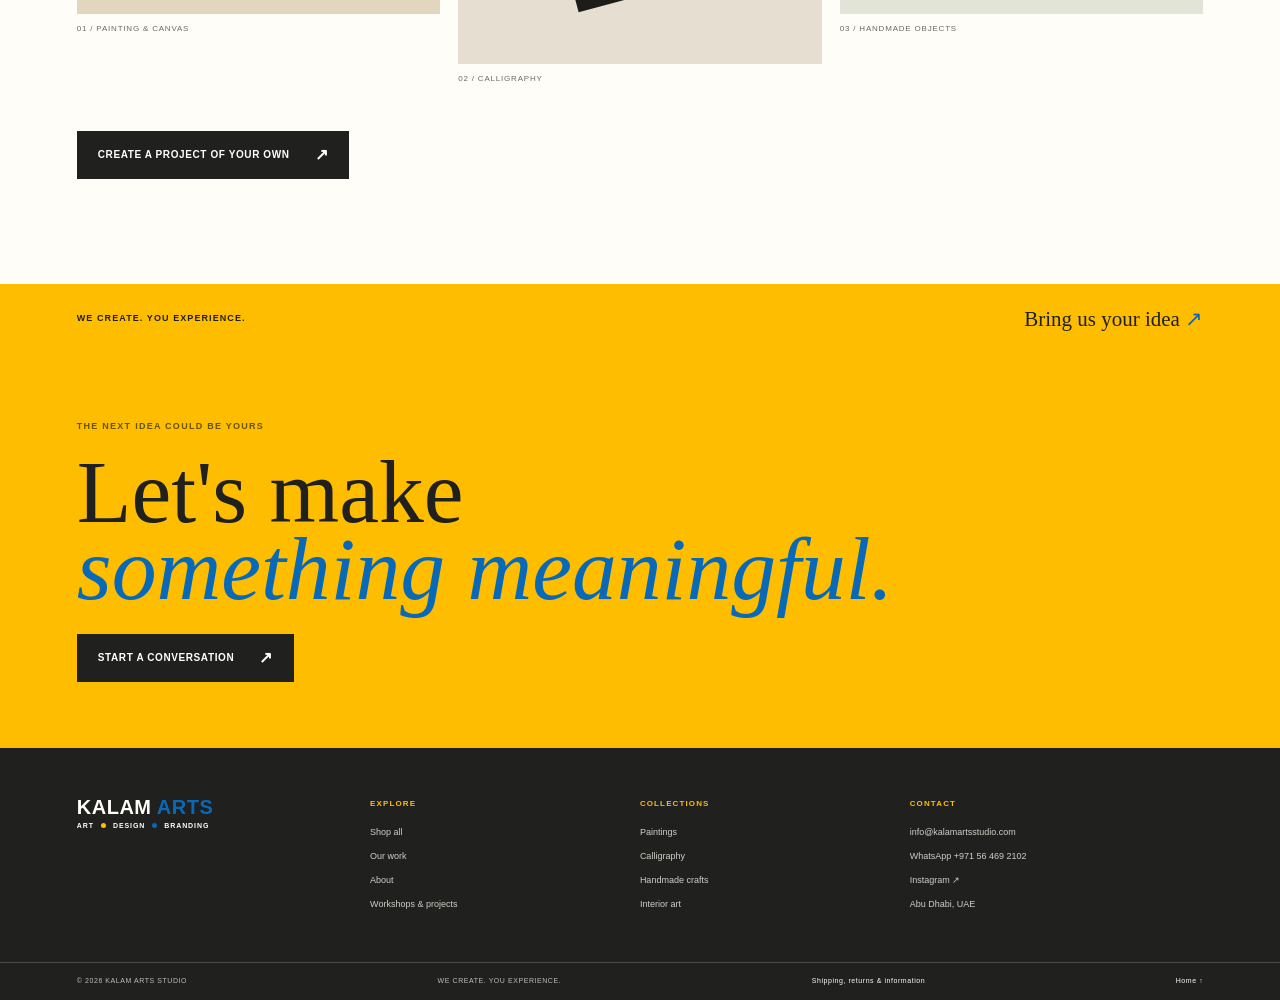
<file: portfolio.html>
<!doctype html><html lang="en"><head><meta charset="utf-8"><meta name="viewport" content="width=device-width, initial-scale=1"><meta name="description" content="Explore selected artwork and creative project placeholders from KALAM ARTS STUDIO. Real project photography is being prepared."><link rel="canonical" href="https://kalamartsstudio.com/portfolio.html"><link rel="stylesheet" href="styles.css"><title>Selected Work & Portfolio | KALAM ARTS STUDIO</title><script src="integrations.js" defer></script><script src="landing-pages.js" defer></script></head><body><div id="page-root" data-page="portfolio"></div></body></html>
</file>
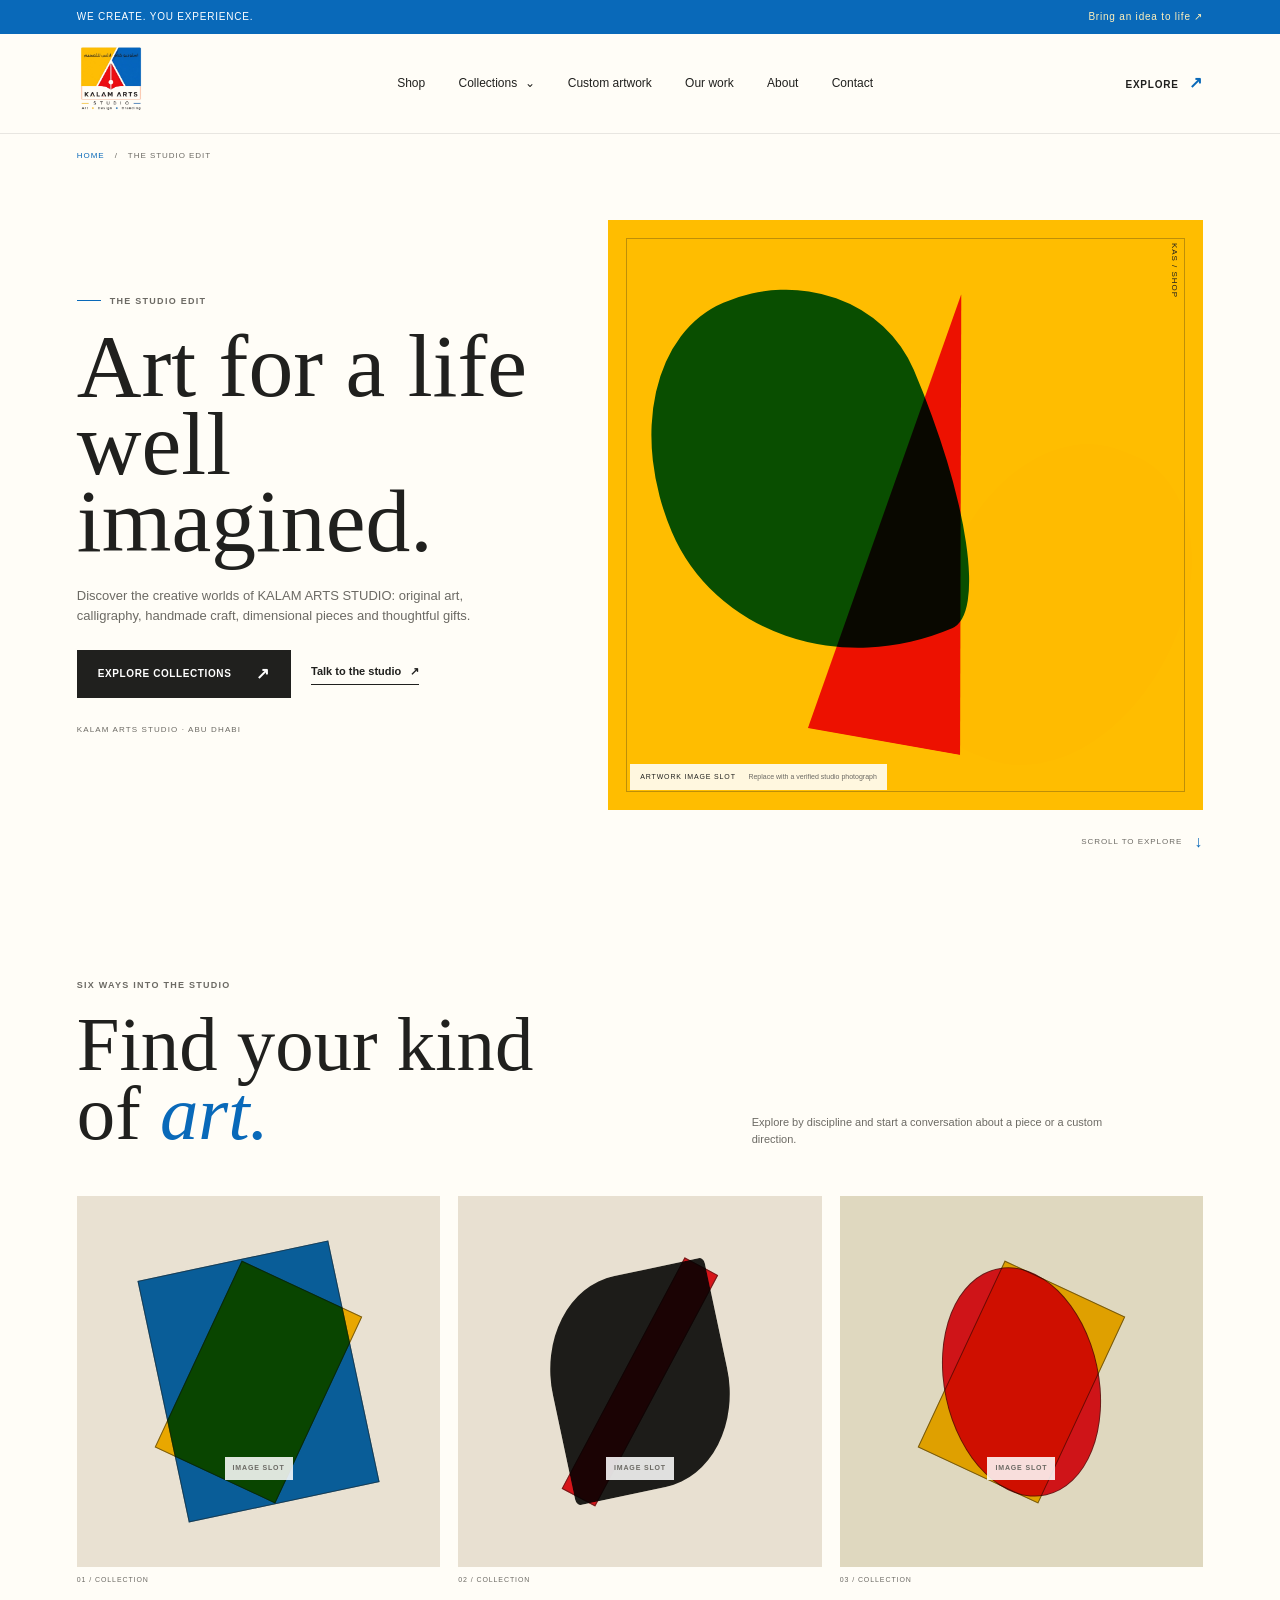
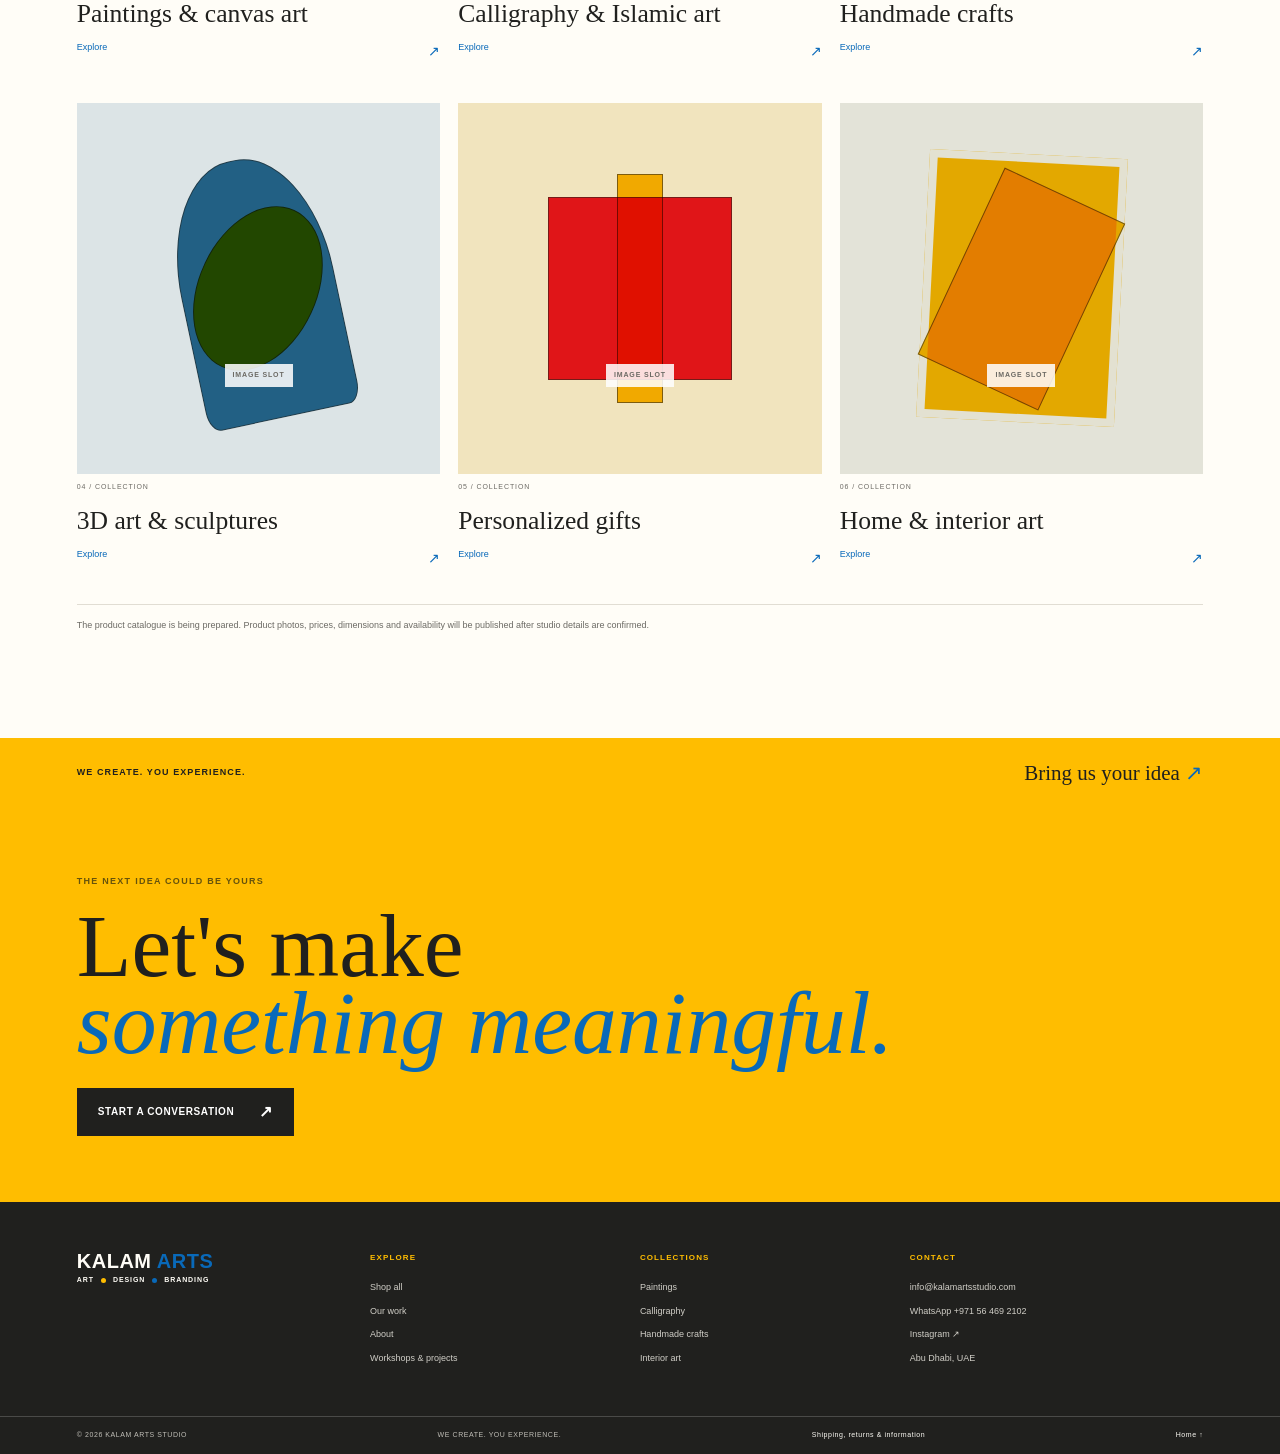
<file: shop.html>
<!doctype html><html lang="en"><head><meta charset="utf-8"><meta name="viewport" content="width=device-width, initial-scale=1"><meta name="description" content="Explore art, calligraphy, handmade pieces and interior art from KALAM ARTS STUDIO in Abu Dhabi."><link rel="canonical" href="https://kalamartsstudio.com/shop.html"><link rel="stylesheet" href="styles.css"><title>Shop Art & Handmade Pieces | KALAM ARTS STUDIO</title><script src="integrations.js" defer></script><script src="landing-pages.js" defer></script></head><body><div id="page-root" data-page="shop"></div></body></html>
</file>
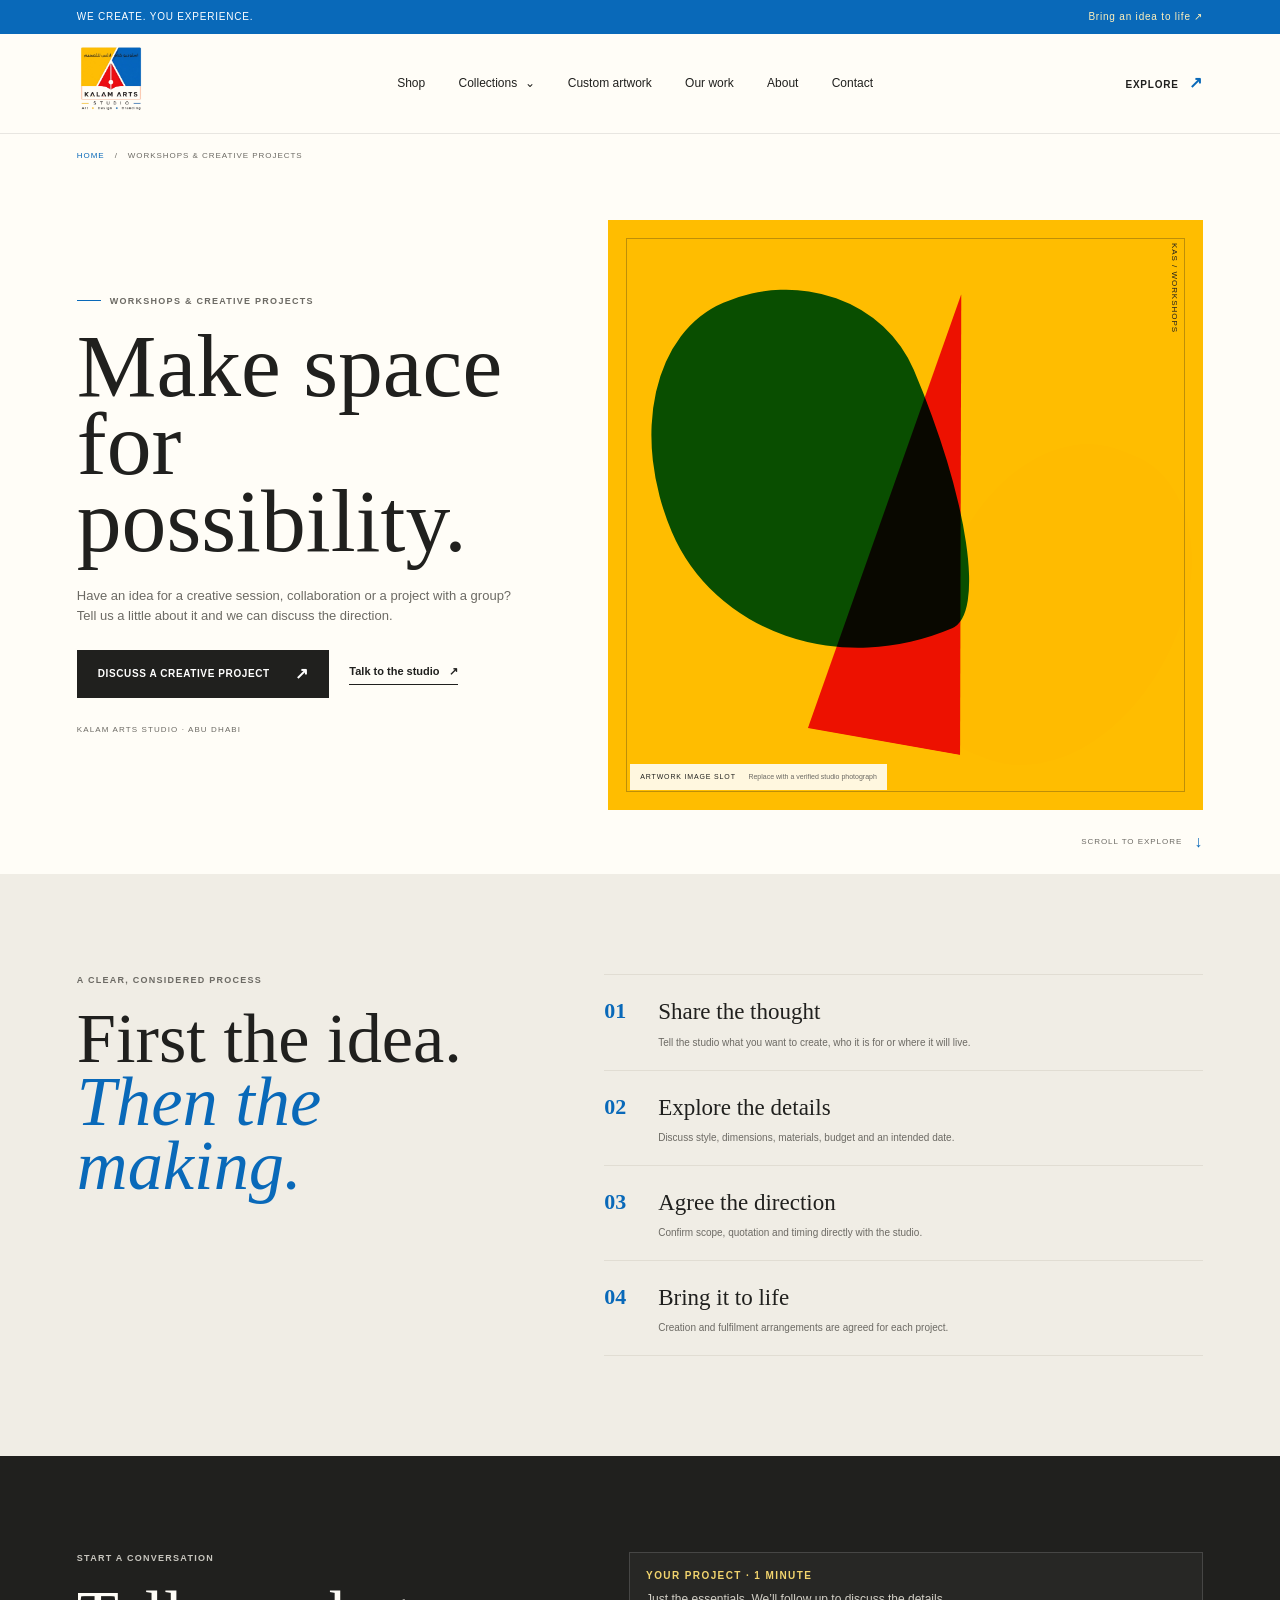
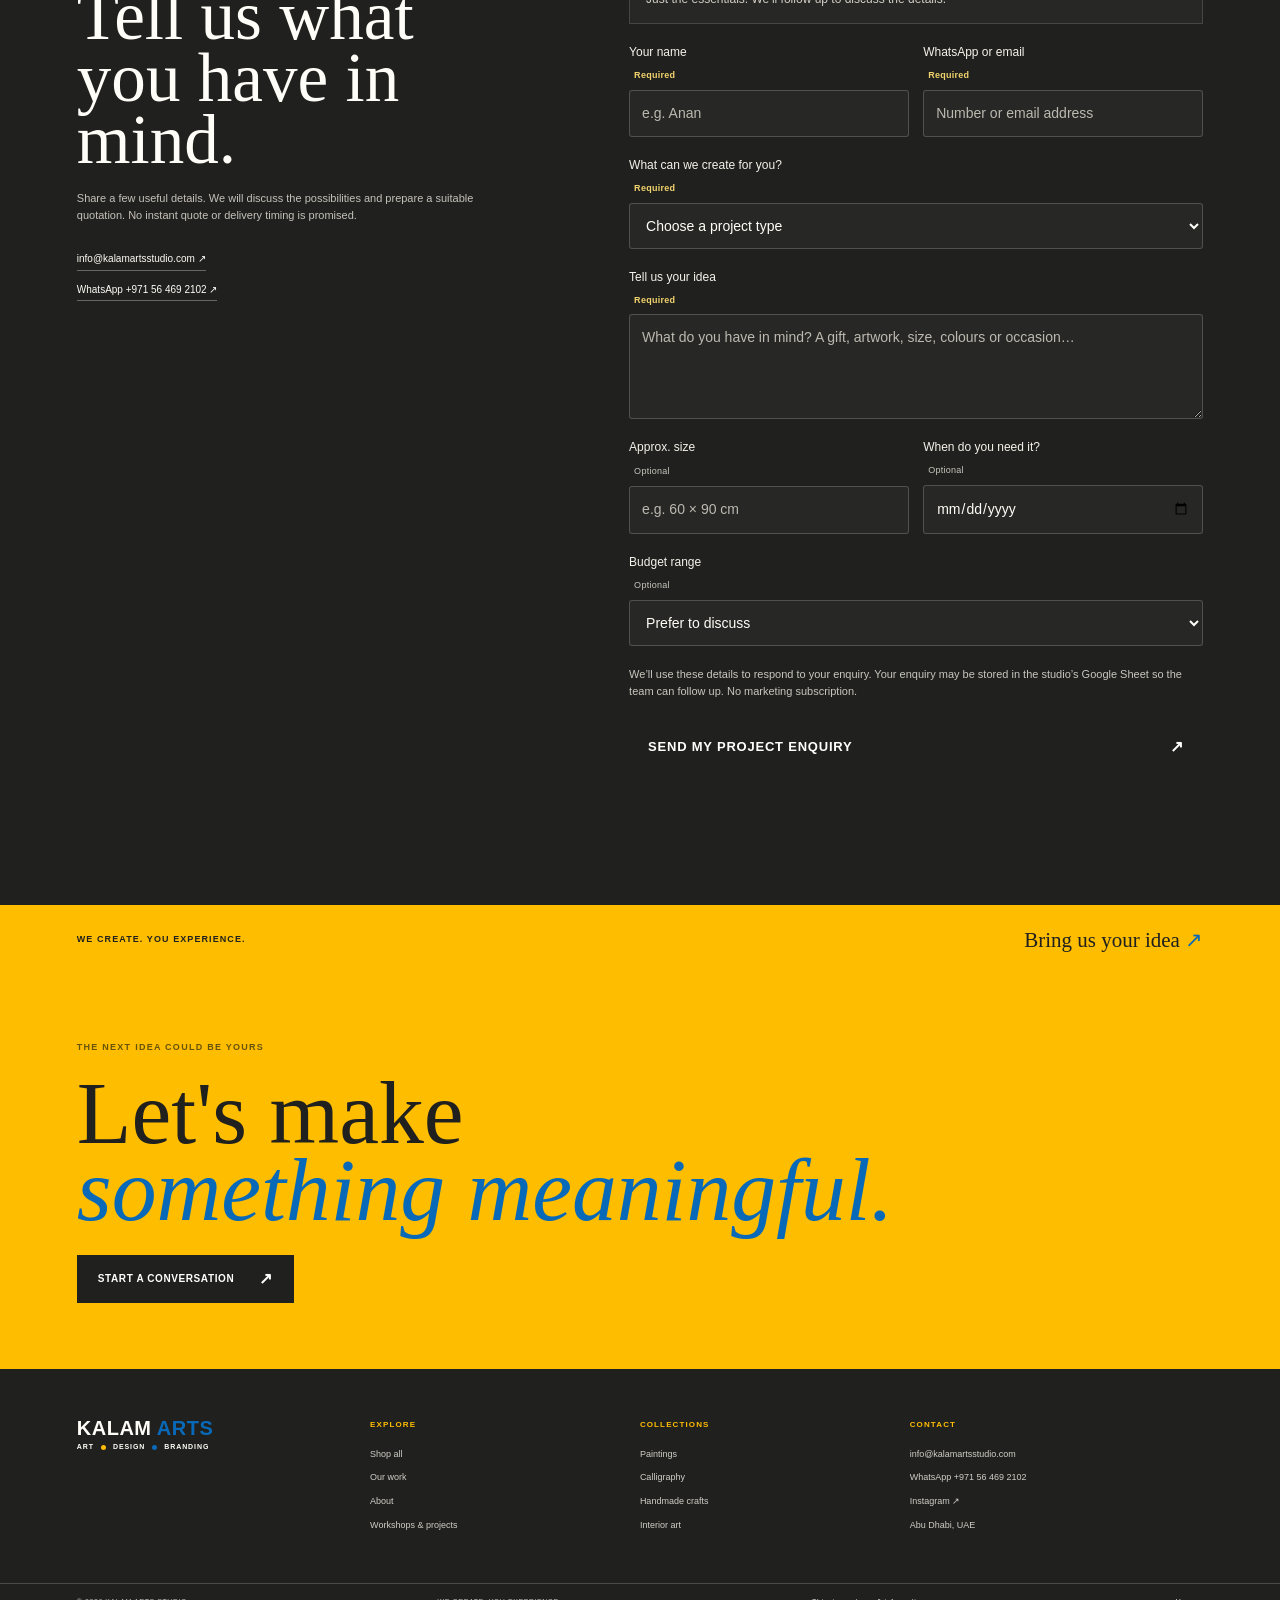
<file: workshops.html>
<!doctype html><html lang="en"><head><meta charset="utf-8"><meta name="viewport" content="width=device-width, initial-scale=1"><meta name="description" content="Ask KALAM ARTS STUDIO about workshops and creative project possibilities in Abu Dhabi."><link rel="canonical" href="https://kalamartsstudio.com/workshops.html"><link rel="stylesheet" href="styles.css"><title>Workshops & Creative Projects | KALAM ARTS STUDIO</title><script src="integrations.js" defer></script><script src="landing-pages.js" defer></script></head><body><div id="page-root" data-page="workshops"></div></body></html>
</file>
<file: styles.css>
:root {
  --paper: #fffdf7;
  --paper-light: #ffffff;
  --ink: #20201e;
  --muted: #6c6a64;
  --line: #e1ddd3;
  --accent: #0969b9;
  --accent-dark: #084f8b;
  --yellow: #ffbd00;
  --red: #ed171f;
  --olive: #73795d;
  --display: "Newsreader", Georgia, serif;
  --sans: "DM Sans", Arial, sans-serif;
  --page-gutter: clamp(22px, 6vw, 96px);
  color-scheme: light;
  scroll-behavior: smooth;
}
* { box-sizing: border-box; }
body { margin: 0; background: var(--paper); color: var(--ink); font-family: var(--sans); font-size: 15px; line-height: 1.55; }
body.no-scroll { overflow: hidden; }
a { color: inherit; text-decoration: none; }
button, input, select, textarea { font: inherit; }
button, a, select { -webkit-tap-highlight-color: transparent; }
button { color: inherit; }
::selection { background: #d9a99d; color: var(--ink); }
:focus-visible { outline: 2px solid var(--accent); outline-offset: 4px; }
.skip-link { position: fixed; top: 10px; left: 10px; z-index: 100; padding: 10px 14px; transform: translateY(-150%); background: var(--ink); color: white; }
.skip-link:focus { transform: translateY(0); }
.scroll-progress { height: 3px; position: fixed; z-index: 70; top: 0; left: 0; right: 0; background: transparent; pointer-events: none; }
.scroll-progress span { width: 0; height: 100%; display: block; background: var(--yellow); transform-origin: left; }
.announcement { min-height: 34px; padding: 7px var(--page-gutter); display: flex; align-items: center; justify-content: space-between; gap: 16px; color: var(--paper-light); background: var(--accent); font-size: 10px; letter-spacing: .08em; }
.announcement a { color: #fff0bb; }
.site-header { min-height: 100px; padding: 0 var(--page-gutter); display: flex; align-items: center; justify-content: space-between; gap: 28px; background: var(--paper); border-bottom: 1px solid rgba(34,34,31,.1); position: relative; z-index: 20; }
.brand-logo { width: 68px; height: 88px; flex: 0 0 auto; display: inline-flex; align-items: center; justify-content: center; }
.brand-logo img { width: 100%; height: 100%; display: block; object-fit: contain; }
.wordmark { display: inline-flex; flex-direction: column; line-height: .9; min-width: 190px; }
.wordmark span { font-size: 20px; font-weight: 700; letter-spacing: .025em; }
.wordmark span i { color: var(--accent); font-style: normal; }
.wordmark small { margin-top: 7px; display: flex; align-items: center; gap: 7px; font-size: 7px; font-weight: 700; letter-spacing: .13em; }
.wordmark small i { width: 5px; height: 5px; display: inline-block; border-radius: 50%; background: var(--yellow); }
.wordmark small i:last-of-type { background: var(--accent); }
.primary-nav { display: flex; align-items: center; gap: clamp(18px, 2.6vw, 40px); }
.primary-nav > a, .nav-menu-button { font-size: 12px; font-weight: 500; transition: color .2s; }
.primary-nav a:hover, .nav-menu-button:hover { color: var(--accent); }
.nav-group { position: relative; }
.nav-menu-button { border: 0; background: transparent; padding: 12px 0; cursor: pointer; }
.nav-menu-button span { padding-left: 4px; }
.nav-dropdown { display: none; position: absolute; top: calc(100% + 5px); left: -22px; width: 245px; padding: 14px 0; background: var(--paper-light); border: 1px solid var(--line); box-shadow: 0 15px 35px #22221f14; }
.nav-group.is-open .nav-dropdown { display: grid; }
.nav-dropdown a { padding: 9px 20px; font-size: 12px; }
.header-tools { display: flex; align-items: center; gap: 18px; }
.icon-button { width: 38px; height: 38px; padding: 9px; display: inline-grid; place-items: center; border: 0; background: transparent; cursor: pointer; }
.icon-button svg { width: 19px; fill: none; stroke: currentColor; stroke-width: 1.5; }
.bag-button { border: 0; padding: 8px 0 8px 8px; background: transparent; cursor: pointer; font-size: 12px; }
.bag-button span { display: inline-grid; place-items: center; width: 20px; height: 20px; margin-left: 5px; border: 1px solid var(--ink); border-radius: 50%; font-size: 10px; }
.menu-toggle { display: none; }
.hero { min-height: 660px; height: min(790px, calc(100svh - 112px)); padding: 65px var(--page-gutter) 54px; display: grid; grid-template-columns: .92fr 1.08fr; gap: 5vw; position: relative; overflow: hidden; }
.hero-copy { display: flex; flex-direction: column; justify-content: center; align-items: flex-start; padding-bottom: 40px; position: relative; z-index: 2; }
.eyebrow { margin: 0 0 20px; color: var(--muted); font-size: 9px; line-height: 1.4; font-weight: 600; letter-spacing: .14em; }
.eyebrow-line { width: 24px; height: 1px; display: inline-block; margin: 0 9px 3px 0; background: var(--accent); }
h1, h2, h3, p { margin-top: 0; }
h1, h2 { font-family: var(--display); font-weight: 400; letter-spacing: 0; }
.hero h1 { max-width: 710px; margin: 0; font-size: clamp(60px, 5.6vw, 82px); line-height: .88; }
h1 em, h2 em { color: var(--accent); font-weight: 400; }
.hero-description { max-width: 375px; margin: 28px 0 24px; color: #595851; font-size: 14px; }
.hero-actions { display: flex; align-items: center; flex-wrap: wrap; gap: 24px; }
.button { min-height: 48px; padding: 0 20px; display: inline-flex; align-items: center; justify-content: center; gap: 25px; border: 1px solid transparent; font-size: 10px; font-weight: 600; letter-spacing: .06em; text-transform: uppercase; transition: background .2s, color .2s, border-color .2s; cursor: pointer; }
.button span { font-size: 16px; line-height: 1; }
.button-dark { color: var(--paper-light); background: var(--ink); }
.button-dark:hover { background: var(--accent); }
.button-dark:disabled { opacity: .4; cursor: not-allowed; }
.button-light { color: var(--ink); background: var(--paper); }
.button-light:hover { color: var(--paper); background: var(--accent); }
.text-link { display: inline-flex; align-items: center; gap: 9px; padding-bottom: 4px; border-bottom: 1px solid currentColor; font-size: 11px; font-weight: 600; }
.text-link span { transition: transform .2s; }
.text-link:hover span { transform: translate(3px,-2px); }
.hero-note { position: absolute; bottom: 9px; left: 0; display: flex; align-items: center; gap: 11px; color: var(--muted); font-size: 9px; line-height: 1.55; }
.note-dot { width: 7px; height: 7px; display: inline-block; flex: 0 0 auto; border-radius: 50%; background: var(--accent); }
.hero-art { min-height: 450px; position: relative; display: flex; align-items: center; justify-content: center; }
.hero-art-frame { width: min(100%, 650px); height: 100%; max-height: 590px; padding: 26px; position: relative; background: var(--yellow); transform: rotate(1deg); animation: art-float 8s ease-in-out infinite alternate; }
.hero-art-frame::before { content: ""; position: absolute; inset: 11px; border: 1px solid #5a5142; opacity: .48; }
.hero-art-mat { height: 100%; min-height: 400px; position: relative; overflow: hidden; background: #fffdf7; background-image: repeating-linear-gradient(87deg, #22221f08 0 1px, transparent 1px 8px); }
.hero-art-mat::before { content: ""; width: 52%; height: 66%; position: absolute; right: 9%; top: 15%; background: var(--accent); transform: rotate(-8deg); mix-blend-mode: multiply; }
.art-mark { position: absolute; z-index: 1; border: 1px solid #484638; opacity: .72; }
.art-mark-one { width: 37%; height: 42%; top: 20%; left: 16%; border-radius: 44% 56% 61% 39% / 53% 43% 57% 47%; transform: rotate(-35deg); background: var(--yellow); mix-blend-mode: multiply; }
.art-mark-two { width: 21%; height: 49%; top: 12%; left: 39%; border-radius: 48%; transform: rotate(31deg); background: var(--red); mix-blend-mode: multiply; }
.art-mark-three { width: 28%; height: 31%; right: 17%; bottom: 16%; border-radius: 55% 45% 38% 62%; background: var(--accent); mix-blend-mode: multiply; }
.art-mark-four { width: 55%; height: 1px; left: 21%; top: 48%; border: 0; background: #33342d; transform: rotate(-21deg); }
.hero-art-type { position: absolute; z-index: 2; top: 49%; left: 50%; color: var(--ink); font-family: var(--display); font-size: clamp(32px, 4vw, 62px); line-height: .83; text-align: center; text-shadow: 0 1px 12px #ffffff55; transform: translate(-50%,-50%) rotate(-6deg); }
.hero-art-type i { color: var(--red); font-weight: 400; }
.art-stamp { position: absolute; right: 14px; bottom: 12px; z-index: 2; color: #34352f; font-size: 8px; letter-spacing: .14em; }
.image-placeholder-tag { position: absolute; z-index: 3; bottom: 34px; left: 0; padding: 10px 12px; display: flex; gap: 10px; background: var(--paper-light); color: var(--muted); font-size: 8px; }
.image-placeholder-tag span { color: var(--accent); font-weight: 700; letter-spacing: .08em; }
.hero-index { position: absolute; top: 18px; right: 0; color: var(--muted); font-size: 8px; letter-spacing: .12em; writing-mode: vertical-rl; }
.scroll-cue { position: absolute; bottom: 32px; left: var(--page-gutter); display: flex; align-items: center; gap: 15px; color: var(--muted); font-size: 9px; }
.scroll-cue i { color: var(--accent); font-size: 18px; font-style: normal; }
.intro-band { min-height: 112px; padding: 20px var(--page-gutter); display: flex; align-items: center; justify-content: space-between; gap: 25px; color: var(--ink); background: var(--yellow); }
.intro-band p { margin: 0; font-family: var(--display); font-size: clamp(28px, 4vw, 54px); line-height: .9; }
.intro-band p span { color: var(--accent); font-style: italic; }
.discipline-list { display: flex; gap: clamp(18px, 4vw, 58px); }
.discipline-list a { display: flex; align-items: center; gap: 8px; font-family: var(--display); font-size: 22px; }
.discipline-list b { color: #735900; font-family: var(--sans); font-size: 8px; }
.discipline-list i { color: var(--accent); font-family: var(--sans); font-size: 13px; font-style: normal; }
.hero-location { margin-left: 10px; color: var(--accent); }
.section { padding: 116px var(--page-gutter); }
.section-heading { margin-bottom: 52px; display: flex; align-items: end; justify-content: space-between; gap: 30px; }
.section-heading .eyebrow { margin-bottom: 18px; }
.section-heading h2, .instagram-heading h2, .faq-heading h2, .values-intro h2 { margin: 0; font-size: clamp(52px, 6.5vw, 92px); line-height: .91; }
.section-aside { max-width: 275px; margin: 0 2vw 5px 0; color: var(--muted); font-size: 12px; }
.collection-grid { display: grid; grid-template-columns: repeat(12, 1fr); gap: 48px 20px; align-items: start; }
.collection-tile { grid-column: span 4; display: block; }
.collection-tile.tile-tall { grid-column: span 5; grid-row: span 2; }
.collection-tile.tile-wide { grid-column: span 7; }
.tile-art { height: 280px; position: relative; overflow: hidden; display: grid; place-items: center; background: #d0c4af; }
.tile-tall .tile-art { height: 525px; }
.tile-wide .tile-art { height: 340px; }
.tile-paint { background: #b7ac92; background-image: repeating-linear-gradient(82deg, #fff2db17 0 1px, transparent 1px 9px); }
.tile-shape { position: absolute; display: block; mix-blend-mode: multiply; }
.shape-one { width: 47%; height: 57%; left: 13%; top: 17%; border-radius: 46% 54% 29% 71% / 49% 26% 74% 51%; background: #9a472e; transform: rotate(23deg); }
.shape-two { width: 37%; height: 44%; right: 12%; bottom: 9%; border-radius: 43% 57% 65% 35%; background: #73795d; transform: rotate(-28deg); }
.shape-three { width: 18%; height: 70%; top: 14%; left: 48%; background: #d8b883; transform: rotate(35deg); }
.tile-calligraphy { background: #d7cbb7; background-image: repeating-linear-gradient(15deg, #2b26190c 0 1px, transparent 1px 11px); }
.calligraphy-stroke { color: #38423a; font-family: var(--display); font-size: 148px; line-height: 1; transform: rotate(-13deg); }
.tile-crafts { background: #bfc2ae; }
.craft-shape { width: 44%; height: 60%; position: absolute; border-radius: 48% 52% 51% 49%; background: #b2644c; transform: rotate(28deg); }
.craft-thread { width: 1px; height: 120%; position: absolute; top: -10%; background: #45483c; transform: rotate(38deg); box-shadow: 17px 0 #45483c, 34px 0 #45483c, 51px 0 #45483c; }
.tile-sculpture { background: #d7c9b3; }
.sculpture-form { position: absolute; display: block; border: 1px solid #605b4d; }
.sculpture-one { width: 43%; height: 70%; border-radius: 48% 52% 15% 15%; background: #af9d7a; transform: rotate(14deg); }
.sculpture-two { width: 34%; height: 55%; border-radius: 50% 50% 6% 6%; background: #7b8067; transform: rotate(-21deg) translate(28px,15px); mix-blend-mode: multiply; }
.tile-gifts { background: #c2a99b; }
.gift-box { width: 40%; aspect-ratio: 1.15; position: relative; background: #a34632; box-shadow: 10px 16px 0 #853a2d; transform: rotate(-8deg); }
.gift-ribbon { width: 12%; height: 95%; position: absolute; z-index: 1; background: #d5bd90; transform: rotate(-8deg); }
.tile-interior { background: #b1b6a4; }
.interior-frame { width: 47%; height: 72%; position: absolute; top: 11%; left: 24%; border: 12px solid #d9d0bf; background: #8d8a6b; box-shadow: 13px 14px 0 #636650; transform: rotate(3deg); }
.interior-frame::after { content: ""; width: 70%; height: 50%; position: absolute; top: 22%; left: 15%; background: #a74a33; border-radius: 45% 55% 37% 63%; mix-blend-mode: multiply; }
.interior-plant { width: 1px; height: 100%; position: absolute; right: 18%; bottom: -15%; background: #48513e; transform: rotate(15deg); box-shadow: 13px -18px 0 -0.2px #48513e, 24px -37px 0 -0.2px #48513e, -13px -27px 0 -0.2px #48513e; }
.tile-image-label { position: absolute; left: 13px; bottom: 12px; padding: 5px 8px; color: var(--paper-light); background: #25241fa6; font-size: 7px; letter-spacing: .1em; }
.tile-caption { padding-top: 14px; display: grid; gap: 5px; }
.tile-caption > span { color: var(--muted); font-size: 8px; letter-spacing: .1em; }
.tile-caption b { display: flex; justify-content: space-between; align-items: center; font-family: var(--display); font-size: 23px; font-weight: 400; }
.tile-caption i { color: var(--accent); font-family: var(--sans); font-size: 16px; font-style: normal; transition: transform .2s; }
.collection-tile:hover .tile-caption i { transform: translate(3px,-3px); }
.collection-tile:hover .tile-art::after { opacity: .28; }
.tile-art::after { content: ""; position: absolute; inset: 0; background: #f4f0e8; opacity: 0; transition: opacity .25s; }
.shop-section { background: var(--paper-light); }
.shop-inner { padding-top: 100px; padding-bottom: 98px; }
.shop-all-link { margin-bottom: 8px; }
.shop-toolbar { min-height: 54px; padding: 12px 0; display: flex; align-items: center; justify-content: space-between; gap: 16px; border-top: 1px solid var(--line); border-bottom: 1px solid var(--line); }
.shop-toolbar p { margin: 0; color: var(--muted); font-size: 10px; }
.shop-controls { display: flex; gap: 8px; }
.shop-controls select { padding: 7px 28px 7px 9px; border: 1px solid var(--line); border-radius: 0; color: var(--ink); background: transparent; font-size: 10px; }
.product-grid { min-height: 100px; padding: 28px 0; display: grid; grid-template-columns: repeat(4, 1fr); gap: 18px; }
.product-card { min-width: 0; }
.product-image { width: 100%; aspect-ratio: 4 / 4.8; padding: 0; position: relative; display: grid; place-items: center; overflow: hidden; border: 0; cursor: pointer; background-color: #dbd1bf; background-image: repeating-linear-gradient(28deg, #ffffff0a 0 1px, transparent 1px 7px); }
.product-image img { width: 100%; height: 100%; object-fit: cover; }
.product-image::before { content: ""; width: 55%; height: 62%; position: absolute; border: 1px solid #514e43; background: #a5a184; transform: rotate(-7deg); box-shadow: 13px 14px 0 #8a6a56; }
.product-image::after { content: "IMAGE PLACEHOLDER"; position: absolute; z-index: 1; left: 9px; bottom: 9px; padding: 5px 7px; background: #fbf9f4db; color: var(--muted); font-size: 7px; letter-spacing: .08em; }
.product-image:has(img)::before, .product-image:has(img)::after { display: none; }
.product-card:nth-child(2n) .product-image { background-color: #c1b9a2; }
.product-card:nth-child(2n) .product-image::before { border-radius: 49% 51% 0 0; background: #a64c37; box-shadow: 13px 14px 0 #777c67; }
.product-card:nth-child(3n) .product-image { background-color: #d4c2b5; }
.product-card:nth-child(3n) .product-image::before { width: 48%; height: 54%; background: #92947d; transform: rotate(8deg); box-shadow: 13px 14px 0 #b58e67; }
.product-card:nth-child(4n) .product-image { background-color: #b8bdaa; }
.product-card:nth-child(4n) .product-image::before { border-radius: 50%; background: #bd9970; }
.product-image-label { z-index: 1; width: 50%; color: var(--ink); font-family: var(--display); font-size: 19px; line-height: .95; text-align: center; }
.product-meta { padding: 12px 0 0; display: flex; justify-content: space-between; gap: 12px; color: var(--muted); font-size: 8px; letter-spacing: .07em; text-transform: uppercase; }
.product-title-row { display: flex; justify-content: space-between; gap: 10px; align-items: baseline; }
.product-title { margin: 6px 0 3px; font-family: var(--display); font-size: 21px; font-weight: 400; }
.product-price { margin: 0; color: var(--accent); font-size: 11px; white-space: nowrap; }
.product-description { margin: 2px 0 10px; color: var(--muted); font-size: 10px; }
.product-action { padding: 0 0 3px; border: 0; border-bottom: 1px solid var(--ink); background: transparent; font-size: 9px; font-weight: 600; cursor: pointer; }
.product-action[disabled] { color: var(--muted); border-color: var(--line); cursor: default; }
.empty-catalogue { grid-column: 1 / -1; min-height: 245px; padding: 32px; display: flex; flex-direction: column; align-items: center; justify-content: center; text-align: center; border: 1px dashed var(--line); }
.empty-catalogue .eyebrow { margin-bottom: 10px; }
.empty-catalogue h3 { margin: 0 0 8px; font-family: var(--display); font-size: 31px; font-weight: 400; }
.empty-catalogue p { max-width: 440px; margin: 0 0 17px; color: var(--muted); font-size: 11px; }
.catalogue-note { padding: 18px 0 0; display: flex; align-items: center; gap: 10px; border-top: 1px solid var(--line); }
.catalogue-note p { flex: 1; margin: 0; color: var(--muted); font-size: 9px; }
.catalogue-note a { font-size: 9px; font-weight: 600; }
.manifesto { min-height: 640px; padding: 62px var(--page-gutter) 54px; position: relative; overflow: hidden; display: flex; flex-direction: column; justify-content: space-between; color: var(--paper); background: #292b27; }
.manifesto-top { display: flex; justify-content: space-between; align-items: center; }
.manifesto-top .eyebrow { color: #c7c3b9; }
.manifesto-top > span { color: #c7c3b9; font-size: 9px; }
.manifesto h2 { position: relative; z-index: 1; margin: 52px 0 22px; font-size: clamp(64px, 9.5vw, 138px); line-height: .8; }
.manifesto h2 em { color: #d5aa7c; }
.manifesto-bottom { position: relative; z-index: 1; display: flex; align-items: end; justify-content: space-between; gap: 30px; }
.manifesto-bottom p { max-width: 425px; margin: 0; color: #d1cec6; font-size: 12px; }
.manifesto-texture { width: 37vw; height: 37vw; max-width: 560px; max-height: 560px; position: absolute; right: 3%; top: 13%; border: 1px solid #d5aa7c33; border-radius: 50%; transform: rotate(24deg); }
.manifesto-texture::before, .manifesto-texture::after { content: ""; position: absolute; inset: 9%; border: 1px solid #d5aa7c33; border-radius: 46% 54% 41% 59%; transform: rotate(38deg); }
.manifesto-texture::after { inset: 20%; transform: rotate(-43deg); }
.manifesto-texture span { position: absolute; inset: 0; display: grid; place-items: center; color: #d5aa7c0d; font-family: var(--display); font-size: 40vw; }
.work-section { padding-top: 120px; padding-bottom: 80px; }
.work-grid { display: grid; grid-template-columns: 1.2fr .8fr 1fr; align-items: start; gap: 25px; }
.work-item { min-width: 0; }
.work-large { grid-row: span 2; }
.work-offset { margin-top: 90px; }
.work-image { aspect-ratio: 1 / 1.15; position: relative; display: grid; place-items: center; overflow: hidden; background: #b8b39f; }
.work-image::before, .work-image::after { content: ""; position: absolute; width: 50%; height: 63%; border: 1px solid #49473c; background: #929478; transform: rotate(13deg); mix-blend-mode: multiply; }
.work-image::after { width: 34%; height: 54%; background: #aa4a35; transform: rotate(-25deg); }
.work-image-2 { background: #d4c3ac; }
.work-image-2::before { width: 43%; height: 68%; background: #b6a57e; transform: rotate(-11deg); }
.work-image-2::after { width: 15%; height: 78%; background: #555c49; transform: rotate(22deg); }
.work-image-3 { background: #c7b4a7; }
.work-image-3::before { width: 55%; height: 51%; border-radius: 50% 50% 6% 6%; background: #797f69; transform: rotate(4deg); }
.work-image-3::after { width: 25%; height: 54%; border-radius: 50%; background: #c19366; transform: rotate(-29deg); }
.work-placeholder { position: relative; z-index: 2; padding: 8px 10px; background: #f4f0e8d9; color: var(--muted); font-size: 7px; letter-spacing: .1em; text-align: center; }
.work-image-index { position: absolute; top: 10px; left: 12px; z-index: 2; color: white; font-size: 9px; }
.work-caption { padding-top: 11px; display: flex; justify-content: space-between; align-items: center; }
.work-caption span { color: var(--muted); font-size: 7px; letter-spacing: .08em; }
.work-caption h3 { margin: 3px 0; font-family: var(--display); font-size: 22px; font-weight: 400; }
.work-caption > a { width: 30px; height: 30px; display: grid; place-items: center; border: 1px solid var(--line); border-radius: 50%; font-size: 14px; transition: all .2s; }
.work-caption > a:hover { border-color: var(--accent); color: var(--accent); }
.work-footer { margin-top: 58px; padding-top: 15px; display: flex; justify-content: space-between; align-items: center; border-top: 1px solid var(--line); }
.work-footer > span { color: var(--muted); font-size: 8px; letter-spacing: .14em; }
.custom-section { padding: 95px var(--page-gutter); display: grid; grid-template-columns: 1.08fr .92fr; align-items: center; gap: clamp(48px, 10vw, 150px); background: #e9e2d5; }
.custom-visual { max-width: 580px; }
.custom-visual-inner { aspect-ratio: 1.02 / 1; position: relative; overflow: hidden; display: flex; align-items: center; justify-content: center; background: #73795d; background-image: repeating-linear-gradient(105deg, #fff2db0b 0 1px, transparent 1px 8px); }
.custom-visual-inner::before { content: ""; width: 62%; height: 70%; position: absolute; border: 1px solid #d2c09c; transform: rotate(-11deg); }
.custom-visual-inner::after { content: ""; width: 48%; height: 55%; position: absolute; background: #a64a34; transform: rotate(28deg); mix-blend-mode: multiply; }
.custom-no, .custom-image-note { position: absolute; z-index: 2; color: #f4f0e8; font-size: 8px; letter-spacing: .13em; }
.custom-no { top: 18px; left: 18px; }
.custom-image-note { bottom: 16px; right: 16px; padding: 6px 8px; color: var(--ink); background: var(--paper); }
.custom-script { position: relative; z-index: 1; color: #f4f0e8; font-family: var(--display); font-size: clamp(60px, 8vw, 108px); line-height: .75; text-shadow: 0 2px 14px #22221f45; transform: rotate(-8deg); }
.custom-script i { color: #d9c79f; }
.custom-caption { display: block; padding-top: 10px; color: var(--muted); font-size: 8px; letter-spacing: .12em; }
.custom-copy h2 { margin: 0 0 25px; font-size: clamp(58px, 7vw, 96px); line-height: .85; }
.custom-copy > p:not(.eyebrow) { max-width: 400px; margin-bottom: 27px; color: #5b5a53; font-size: 12px; }
.whatsapp-link { width: fit-content; margin-top: 17px; display: flex; align-items: center; gap: 9px; color: #506148; font-size: 10px; font-weight: 600; }
.wa-icon { display: grid; place-items: center; width: 20px; height: 20px; border: 1px solid currentColor; border-radius: 50%; font-size: 10px; }
.process-section { padding: 107px var(--page-gutter) 100px; display: grid; grid-template-columns: .8fr 1.2fr; gap: 10vw; }
.process-heading h2 { margin: 0; font-size: clamp(52px, 6vw, 82px); line-height: .89; }
.process-heading h2 em { color: var(--olive); }
.process-list { border-top: 1px solid var(--line); }
.process-step { min-height: 94px; padding: 18px 0; display: grid; grid-template-columns: 52px 1fr 24px; gap: 18px; align-items: center; border-bottom: 1px solid var(--line); }
.step-number { color: var(--accent); font-family: var(--display); font-size: 25px; }
.process-step h3 { margin: 0 0 3px; font-family: var(--display); font-size: 23px; font-weight: 400; }
.process-step p { margin: 0; color: var(--muted); font-size: 10px; }
.step-arrow { color: var(--muted); font-size: 15px; }
.studio-values { padding: 105px var(--page-gutter); display: grid; grid-template-columns: 1fr 1fr; gap: 11vw; background: #e8e1d5; }
.values-intro h2 { margin-bottom: 24px; }
.values-intro > p:not(.eyebrow) { max-width: 435px; color: #626058; font-size: 12px; }
.values-intro .text-link { margin-top: 9px; }
.values-list { align-self: center; border-top: 1px solid #c9c2b6; }
.values-list article { padding: 20px 0; display: grid; grid-template-columns: 36px 1fr; gap: 14px; border-bottom: 1px solid #c9c2b6; }
.values-list article > span { color: var(--accent); font-size: 9px; }
.values-list h3 { margin: 0 0 4px; font-family: var(--display); font-size: 25px; font-weight: 400; }
.values-list p { margin: 0; color: var(--muted); font-size: 10px; }
.instagram-section { padding: 105px var(--page-gutter) 80px; }
.instagram-heading { margin-bottom: 37px; display: flex; align-items: end; justify-content: space-between; gap: 25px; }
.instagram-heading h2 { font-size: clamp(50px, 6.2vw, 83px); }
.instagram-heading .text-link { margin-bottom: 7px; }
.instagram-grid { display: grid; grid-template-columns: repeat(4,1fr); gap: 12px; }
.social-tile { aspect-ratio: 1 / 1.06; position: relative; overflow: hidden; display: flex; align-items: center; justify-content: center; background: #b0ad97; }
.social-tile::before { content: ""; width: 53%; height: 60%; position: absolute; background: #a14a36; transform: rotate(-16deg); mix-blend-mode: multiply; transition: transform .4s; }
.social-tile::after { content: ""; width: 33%; height: 69%; position: absolute; border: 1px solid #504b3e; background: #c9b894; transform: rotate(18deg); mix-blend-mode: multiply; }
.social-tile:hover::before { transform: rotate(-8deg) scale(1.08); }
.social-tile > span { z-index: 1; padding: 6px; background: #f4f0e8df; color: var(--muted); font-size: 7px; letter-spacing: .06em; }
.social-tile b { position: absolute; left: 10px; bottom: 10px; z-index: 2; color: white; font-family: var(--display); font-size: 18px; font-weight: 400; text-shadow: 0 1px 4px #22221f99; }
.social-two { background: #c5b9a3; }
.social-two::before { background: #73795d; width: 65%; height: 42%; transform: rotate(28deg); }
.social-three { background: #c5a79a; }
.social-three::before { background: #d3b677; border-radius: 50%; }
.social-four { background: #9ca18e; }
.social-four::before { background: #9c4934; width: 31%; height: 78%; }
.instagram-note { margin: 12px 0 0; color: var(--muted); font-size: 8px; }
.enquiry-section { padding: 100px var(--page-gutter); display: grid; grid-template-columns: .85fr 1.15fr; gap: 11vw; color: var(--paper); background: #292b27; }
.enquiry-intro .eyebrow { color: #c9c5ba; }
.enquiry-intro h2 { margin: 0 0 24px; font-size: clamp(54px, 6.5vw, 91px); line-height: .85; }
.enquiry-intro h2 em { color: #d5aa7c; }
.enquiry-intro > p:not(.eyebrow) { max-width: 370px; color: #c3c0b8; font-size: 11px; }
.enquiry-contact { margin-top: 36px; display: grid; gap: 11px; }
.enquiry-contact a { width: fit-content; padding-bottom: 3px; border-bottom: 1px solid #ffffff45; font-size: 10px; }
.enquiry-contact a span { margin-left: 10px; color: #d5aa7c; }
.enquiry-form { display: grid; align-content: start; gap: 18px; }
.form-row { display: grid; grid-template-columns: 1fr 1fr; gap: 16px; }
.enquiry-form label { display: grid; gap: 7px; color: #e6e2d9; font-size: 9px; letter-spacing: .04em; }
.enquiry-form input, .enquiry-form select, .enquiry-form textarea { width: 100%; min-width: 0; padding: 11px 0; border: 0; border-bottom: 1px solid #65665e; border-radius: 0; outline: none; color: var(--paper); background: transparent; font-size: 11px; letter-spacing: 0; }
.enquiry-form input:focus, .enquiry-form select:focus, .enquiry-form textarea:focus { border-color: #d5aa7c; }
.enquiry-form select { color: #e6e2d9; }
.enquiry-form select option { color: var(--ink); }
.enquiry-form textarea { resize: vertical; }
.enquiry-form input::placeholder, .enquiry-form textarea::placeholder { color: #aaa89f; }
.optional { margin-left: 5px; color: #aaa89f; font-size: 7px; }
.form-disclaimer { margin: -3px 0 0; color: #aaa89f; font-size: 8px; }
.consent-label, .landing-consent-label { display: flex !important; align-items: start; gap: 9px !important; color: #d3d0c8 !important; font-size: 9px !important; line-height: 1.5; }
.consent-label input, .landing-consent-label input { width: 15px !important; height: 15px; flex: 0 0 auto; margin: 1px 0 0; padding: 0 !important; accent-color: var(--yellow); }
#form-status a, .landing-form-status a { display: inline-block; margin: 5px 0 0; color: #ffe08a; font-weight: 700; text-decoration: underline; }
.enquiry-form .button { width: fit-content; }
.form-status { min-height: 15px; margin: -7px 0 0; color: #e1c09f; font-size: 10px; }
.faq-section { padding: 100px var(--page-gutter); display: grid; grid-template-columns: .65fr 1.35fr; gap: 10vw; }
.faq-heading h2 { font-size: clamp(55px, 6.5vw, 90px); }
.faq-heading h2 em { color: var(--olive); }
.faq-list { border-top: 1px solid var(--line); }
.faq-list details { border-bottom: 1px solid var(--line); }
.faq-list summary { padding: 19px 0; display: flex; justify-content: space-between; gap: 20px; list-style: none; font-family: var(--display); font-size: 23px; cursor: pointer; }
.faq-list summary::-webkit-details-marker { display: none; }
.faq-list summary span { color: var(--accent); font-family: var(--sans); font-size: 19px; transition: transform .2s; }
.faq-list details[open] summary span { transform: rotate(45deg); }
.faq-list details p { max-width: 580px; margin: -4px 30px 20px 0; color: var(--muted); font-size: 11px; }
.site-footer { color: var(--paper); background: #1f201e; }
.footer-cta { padding: 75px var(--page-gutter) 70px; background: var(--accent); }
.footer-cta .eyebrow { color: #f0d4ca; }
.footer-cta h2 { margin: 0; font-size: clamp(54px, 7.3vw, 100px); line-height: .83; }
.footer-cta h2 em { color: #f0c6a8; }
.footer-cta-actions { margin-top: 32px; display: flex; align-items: center; gap: 23px; }
.footer-outline-link { padding-bottom: 4px; border-bottom: 1px solid #ffffffa0; font-size: 10px; }
.footer-main { padding: 60px var(--page-gutter) 48px; display: grid; grid-template-columns: 1.35fr 1fr 1.2fr .85fr; gap: 45px; }
.wordmark-light { color: var(--paper); }
.footer-brand p { max-width: 200px; margin: 20px 0; color: #b9b8b1; font-size: 10px; }
.footer-tagline { color: #d5aa7c; font-size: 8px; letter-spacing: .13em; }
.footer-column { display: flex; flex-direction: column; align-items: flex-start; gap: 11px; }
.footer-label { margin-bottom: 7px; color: #d5aa7c; font-size: 8px; letter-spacing: .13em; }
.footer-column a, .footer-column > span:not(.footer-label), .footer-newsletter { color: #c8c7bf; font-size: 9px; }
.footer-column a:hover, .footer-newsletter:hover { color: white; }
.footer-newsletter { padding: 0 0 3px; border: 0; border-bottom: 1px solid #75756c; background: none; cursor: pointer; }
.footer-bottom { min-height: 50px; padding: 13px var(--page-gutter); display: flex; align-items: center; justify-content: space-between; gap: 15px; border-top: 1px solid #ffffff2c; color: #aaa99f; font-size: 7px; letter-spacing: .1em; }
.footer-bottom a { color: var(--paper); }
.overlay { position: fixed; z-index: 60; inset: 0; padding: 25px; display: none; align-items: center; justify-content: center; background: #171815a8; }
.overlay.is-open { display: flex; }
.dialog { width: min(100%, 700px); max-height: min(90vh, 850px); padding: clamp(26px, 5vw, 54px); position: relative; overflow: auto; background: var(--paper-light); box-shadow: 0 20px 90px #1118; }
.dialog-close { width: 38px; height: 38px; position: absolute; top: 14px; right: 14px; border: 1px solid var(--line); border-radius: 50%; background: transparent; font-size: 24px; line-height: 1; cursor: pointer; }
.dialog h2 { margin: 0 0 24px; font-size: clamp(38px, 5vw, 58px); line-height: .95; }
.search-dialog { align-self: flex-start; margin-top: 11vh; }
.search-dialog input { width: 100%; padding: 14px 0; border: 0; border-bottom: 1px solid var(--ink); border-radius: 0; outline: none; background: transparent; font-family: var(--display); font-size: 24px; }
.search-results { padding-top: 15px; display: grid; gap: 8px; }
.search-result { padding: 10px 0; display: flex; justify-content: space-between; border-bottom: 1px solid var(--line); font-size: 11px; }
.search-result span { color: var(--muted); }
.search-empty { color: var(--muted); font-size: 11px; }
.cart-dialog { width: min(100%, 600px); }
.cart-dialog h2 { margin-bottom: 30px; }
.cart-dialog h2 span { color: var(--muted); font-family: var(--sans); font-size: 12px; }
.cart-empty { padding: 20px 0 28px; color: var(--muted); font-size: 12px; }
.cart-line { padding: 14px 0; display: grid; grid-template-columns: 1fr auto; gap: 10px; border-bottom: 1px solid var(--line); }
.cart-line h3 { margin: 0 0 3px; font-family: var(--display); font-size: 20px; font-weight: 400; }
.cart-line p { margin: 0; color: var(--muted); font-size: 10px; }
.cart-line-actions { display: flex; align-items: center; gap: 10px; }
.cart-line-actions button { padding: 5px; border: 0; background: transparent; cursor: pointer; }
.cart-line-actions .remove-line { color: var(--accent); font-size: 9px; text-decoration: underline; }
.cart-total { padding: 17px 0; display: flex; justify-content: space-between; border-top: 1px solid var(--ink); font-size: 12px; }
.cart-notice { color: var(--muted); font-size: 9px; }
.checkout-button { width: 100%; margin: 6px 0 16px; }
.cart-contact { display: flex; justify-content: center; }
.product-dialog { width: min(100%, 760px); }
.product-detail-layout { display: grid; grid-template-columns: .85fr 1.15fr; gap: 30px; align-items: center; }
.product-detail-art { min-height: 300px; display: grid; place-items: center; background: #d2c4ac; }
.product-detail-copy .eyebrow { margin-bottom: 9px; }
.product-detail-copy h2 { margin: 0 0 14px; }
.product-detail-copy > p { color: var(--muted); font-size: 11px; }
.product-detail-copy .detail-price { color: var(--accent); font-family: var(--display); font-size: 24px; }
.product-detail-copy .button { margin-top: 14px; }
.policy-dialog p { color: var(--muted); font-size: 12px; }
.policy-dialog a { color: var(--accent); text-decoration: underline; }
.toast { position: fixed; z-index: 90; right: 20px; bottom: 20px; max-width: calc(100vw - 40px); padding: 12px 17px; color: var(--paper); background: var(--ink); font-size: 10px; opacity: 0; transform: translateY(10px); pointer-events: none; transition: opacity .2s, transform .2s; }
.toast.is-visible { opacity: 1; transform: translateY(0); }
.sr-only { width: 1px; height: 1px; position: absolute; padding: 0; margin: -1px; overflow: hidden; clip: rect(0,0,0,0); white-space: nowrap; border: 0; }
.reveal { opacity: 0; transform: translateY(15px); transition: opacity .7s ease, transform .7s ease; }
.reveal.is-visible { opacity: 1; transform: translateY(0); }
@keyframes art-float { from { transform: translateY(0) rotate(1deg); } to { transform: translateY(-9px) rotate(-.5deg); } }
@media (min-width: 1500px) { :root { --page-gutter: max(96px, calc((100vw - 1360px) / 2)); } }
@media (max-width: 1000px) {
  :root { --page-gutter: 5vw; }
  .primary-nav { gap: 16px; }
  .primary-nav > a, .nav-menu-button { font-size: 10px; }
  .hero { min-height: 610px; gap: 3vw; }
  .hero h1 { font-size: clamp(58px, 6vw, 72px); }
  .hero-art { min-height: 400px; }
  .hero-art-frame { padding: 19px; }
  .tile-tall .tile-art { height: 450px; }
  .collection-grid { gap: 36px 15px; }
  .footer-main { gap: 26px; }
}
@media (max-width: 820px) {
  .announcement { min-height: 32px; font-size: 8px; }
  .announcement a { display: none; }
  .site-header { min-height: 80px; gap: 10px; }
  .brand-logo { width: 56px; height: 72px; }
  .wordmark { min-width: 0; margin-right: auto; }
  .wordmark span { font-size: 22px; }
  .menu-toggle { display: inline-flex; flex-direction: column; justify-content: center; gap: 5px; order: -1; width: 34px; padding: 6px; }
  .menu-toggle span { width: 18px; height: 1px; background: var(--ink); }
  .primary-nav { position: absolute; top: 100%; left: 0; right: 0; padding: 15px var(--page-gutter) 22px; display: none; align-items: stretch; gap: 0; background: var(--paper-light); border-bottom: 1px solid var(--line); }
  .primary-nav.is-open { display: flex; flex-direction: column; }
  .primary-nav > a, .nav-menu-button { padding: 12px 0; border-bottom: 1px solid var(--line); font-size: 12px; text-align: left; }
  .nav-group { border-bottom: 1px solid var(--line); }
  .nav-menu-button { width: 100%; display: flex; justify-content: space-between; border: 0; }
  .nav-dropdown { width: 100%; position: static; padding: 0 0 8px 13px; border: 0; box-shadow: none; background: transparent; }
  .nav-dropdown a { padding: 8px 0; font-size: 11px; }
  .header-tools { gap: 7px; }
  .icon-button { width: 34px; }
  .bag-button { font-size: 10px; }
  .hero { min-height: auto; height: auto; padding-top: 60px; padding-bottom: 72px; grid-template-columns: 1fr; gap: 35px; }
  .hero-copy { padding-bottom: 0; }
  .hero h1 { font-size: clamp(48px, 12vw, 84px); }
  .hero-description { margin-top: 20px; font-size: 12px; }
  .hero-actions { gap: 16px; }
  .button { min-height: 45px; padding: 0 14px; gap: 13px; font-size: 9px; }
  .hero-art { min-height: 0; height: min(105vw, 470px); margin: 0 8px 0 20px; }
  .hero-art-frame { padding: 16px; }
  .hero-art-mat { min-height: 0; }
  .hero-art-type { font-size: clamp(38px, 12vw, 65px); }
  .hero-index { right: -12px; }
  .hero-note { bottom: -47px; }
  .scroll-cue { display: none; }
  .intro-band { min-height: 86px; }
  .intro-band { align-items: flex-start; flex-direction: column; gap: 18px; }
  .discipline-list { width: 100%; justify-content: space-between; gap: 10px; }
  .discipline-list a { font-size: 18px; }
  .intro-side { max-width: 75px; text-align: right; line-height: 1.4; }
  .section { padding-top: 78px; padding-bottom: 78px; }
  .section-heading { margin-bottom: 34px; align-items: start; flex-direction: column; gap: 18px; }
  .section-heading h2, .instagram-heading h2 { font-size: clamp(50px, 12vw, 74px); }
  .section-aside { max-width: 350px; margin: 0; font-size: 11px; }
  .collection-grid { grid-template-columns: repeat(2, minmax(0, 1fr)); gap: 30px 13px; }
  .collection-tile, .collection-tile.tile-tall, .collection-tile.tile-wide { grid-column: span 1; grid-row: auto; }
  .collection-tile.tile-tall .tile-art, .collection-tile.tile-wide .tile-art, .tile-art { height: auto; aspect-ratio: 4 / 4.7; }
  .collection-tile.tile-wide .tile-art { aspect-ratio: 1 / 1; }
  .tile-caption b { font-size: 18px; }
  .tile-caption > span { font-size: 7px; }
  .shop-inner { padding-top: 76px; padding-bottom: 70px; }
  .shop-all-link { align-self: flex-start; }
  .shop-toolbar { align-items: flex-start; flex-direction: column; }
  .shop-controls { width: 100%; }
  .shop-controls select { flex: 1; min-width: 0; }
  .product-grid { grid-template-columns: repeat(2, minmax(0,1fr)); gap: 22px 12px; }
  .product-title { font-size: 18px; }
  .catalogue-note { align-items: flex-start; flex-wrap: wrap; }
  .catalogue-note p { flex-basis: calc(100% - 20px); }
  .catalogue-note a { margin-left: 17px; }
  .manifesto { min-height: 520px; padding-top: 43px; padding-bottom: 40px; }
  .manifesto h2 { margin: 60px 0 32px; font-size: clamp(44px, 12vw, 84px); }
  .manifesto-bottom { align-items: flex-start; flex-direction: column; gap: 19px; }
  .manifesto-bottom p { font-size: 11px; }
  .manifesto-texture { width: 75vw; height: 75vw; top: 23%; right: -24%; }
  .work-section { padding-top: 80px; padding-bottom: 65px; }
  .work-grid { grid-template-columns: 1fr 1fr; gap: 24px 13px; }
  .work-large { grid-row: auto; grid-column: 1 / -1; }
  .work-large .work-image { aspect-ratio: 1 / .82; }
  .work-offset { margin-top: 0; }
  .work-caption h3 { font-size: 19px; }
  .work-caption span { font-size: 6px; }
  .work-footer { margin-top: 32px; }
  .custom-section { padding-top: 68px; padding-bottom: 75px; grid-template-columns: 1fr; gap: 38px; }
  .custom-visual { max-width: none; }
  .custom-copy h2 { font-size: clamp(58px, 13vw, 82px); }
  .custom-script { font-size: clamp(78px, 20vw, 120px); }
  .process-section { padding-top: 77px; padding-bottom: 77px; grid-template-columns: 1fr; gap: 37px; }
  .process-heading h2 { font-size: clamp(52px, 12vw, 76px); }
  .process-step { grid-template-columns: 39px 1fr 18px; gap: 12px; }
  .process-step h3 { font-size: 20px; }
  .studio-values { padding-top: 78px; padding-bottom: 78px; grid-template-columns: 1fr; gap: 37px; }
  .values-intro h2 { font-size: clamp(52px, 12vw, 76px); }
  .instagram-section { padding-top: 78px; padding-bottom: 68px; }
  .instagram-heading { align-items: flex-start; flex-direction: column; gap: 19px; }
  .instagram-grid { grid-template-columns: repeat(2,1fr); gap: 9px; }
  .enquiry-section { padding-top: 78px; padding-bottom: 76px; grid-template-columns: 1fr; gap: 39px; }
  .enquiry-intro h2 { font-size: clamp(55px, 12vw, 79px); }
  .form-row { gap: 13px; }
  .enquiry-form { gap: 16px; }
  .faq-section { padding-top: 78px; padding-bottom: 78px; grid-template-columns: 1fr; gap: 34px; }
  .faq-heading h2 { font-size: 64px; }
  .faq-list summary { font-size: 20px; }
  .footer-cta { padding-top: 60px; padding-bottom: 58px; }
  .footer-cta h2 { font-size: clamp(55px, 12vw, 82px); }
  .footer-cta-actions { align-items: flex-start; flex-direction: column; gap: 17px; }
  .footer-main { padding-top: 48px; grid-template-columns: 1fr 1fr; gap: 35px 20px; }
  .footer-brand { grid-column: 1 / -1; }
  .footer-bottom { align-items: flex-start; flex-direction: column; gap: 8px; padding-top: 15px; padding-bottom: 15px; }
  .overlay { padding: 12px; }
  .dialog { max-height: 94vh; padding: 48px 22px 25px; }
  .search-dialog { margin-top: 5vh; }
  .product-detail-layout { grid-template-columns: 1fr; gap: 20px; }
  .product-detail-art { min-height: 210px; }
}
@media (max-width: 390px) {
  :root { --page-gutter: 18px; }
  .hero h1 { font-size: clamp(42px, 12vw, 48px); }
  .hero-actions { align-items: flex-start; flex-direction: column; }
  .tile-caption b { font-size: 16px; }
  .form-row { grid-template-columns: 1fr; }
  .footer-main { grid-template-columns: 1fr; }
  .footer-brand { grid-column: auto; }
}

/* Multi-page studio landings */
.landing-main { overflow: hidden; }
.landing-header { position: sticky; top: 0; }
.landing-header .menu-toggle { display: none; }
.landing-header .landing-bag { padding: 8px 0; font-size: 10px; font-weight: 700; letter-spacing: .08em; text-transform: uppercase; }
.landing-header .landing-bag span { margin-left: 7px; color: var(--accent); font-size: 16px; }
.landing-collections { position: relative; }
.landing-collections summary { padding: 10px 0; list-style: none; font-size: 12px; cursor: pointer; }
.landing-collections summary::-webkit-details-marker { display: none; }
.landing-collections summary span { margin-left: 4px; }
.landing-collections .nav-dropdown { z-index: 5; }
.landing-collections[open] .nav-dropdown { display: grid; }
.landing-collections .nav-dropdown a { display: flex; justify-content: space-between; }
.landing-breadcrumb { padding: 16px var(--page-gutter) 0; display: flex; gap: 10px; color: var(--muted); font-size: 8px; letter-spacing: .12em; }
.landing-breadcrumb a { color: var(--accent); }
.landing-hero { min-height: min(690px, calc(100svh - 120px)); padding: 58px var(--page-gutter) 64px; display: grid; grid-template-columns: .88fr 1.12fr; align-items: center; gap: 5vw; position: relative; }
.landing-hero-copy { padding-bottom: 38px; position: relative; z-index: 2; }
.landing-hero h1 { max-width: 620px; margin: 0; white-space: pre-line; font-size: clamp(62px, 7vw, 105px); line-height: .86; }
.landing-hero h1 em { color: var(--accent); }
.landing-lede { max-width: 440px; margin: 27px 0 24px; color: var(--muted); font-size: 13px; }
.landing-hero-actions { display: flex; align-items: center; flex-wrap: wrap; gap: 20px; }
.landing-hero-location { position: absolute; bottom: 0; left: 0; color: var(--muted); font-size: 8px; letter-spacing: .14em; }
.landing-art-panel { min-height: 430px; height: min(52vw, 590px); position: relative; overflow: hidden; background: var(--yellow); isolation: isolate; }
.landing-art-panel::before { content: ""; position: absolute; inset: 18px; z-index: -1; border: 1px solid #20201e4a; }
.landing-art-shape { position: absolute; display: block; mix-blend-mode: multiply; }
.landing-shape-a { width: 48%; height: 66%; top: 11%; left: 9%; border-radius: 48% 52% 23% 77% / 49% 35% 65% 51%; background: var(--accent); transform: rotate(-23deg); }
.landing-shape-b { width: 26%; height: 77%; top: 12%; left: 40%; background: var(--red); clip-path: polygon(49% 0, 100% 100%, 0 100%); transform: rotate(10deg); }
.landing-shape-c { width: 40%; height: 57%; right: 4%; bottom: 6%; border-radius: 53% 47% 60% 40%; background: #fffdf7; transform: rotate(21deg); }
.landing-art-caption { max-width: calc(100% - 42px); position: absolute; left: 22px; bottom: 20px; padding: 8px 10px; color: var(--ink); background: #ffffffdf; font-size: 7px; letter-spacing: .12em; }
.landing-art-caption b { margin-left: 10px; color: var(--muted); font-weight: 400; letter-spacing: 0; }
.landing-art-index { position: absolute; top: 23px; right: 23px; color: var(--ink); font-size: 8px; letter-spacing: .12em; writing-mode: vertical-rl; }
.landing-scroll { position: absolute; right: var(--page-gutter); bottom: 20px; display: flex; align-items: center; gap: 12px; color: var(--muted); font-size: 8px; letter-spacing: .12em; }
.landing-scroll span { color: var(--accent); font-size: 16px; }
.landing-hero-paintings .landing-art-panel, .landing-hero-canvas .landing-art-panel { background: var(--yellow); }
.landing-hero-calligraphy .landing-art-panel, .landing-hero-script .landing-art-panel { background: #f2ece0; }
.landing-hero-calligraphy .landing-shape-a, .landing-hero-script .landing-shape-a { background: var(--ink); border-radius: 0 58% 0 58%; }
.landing-hero-crafts .landing-art-panel, .landing-hero-craft .landing-art-panel { background: #f0d7c8; }
.landing-hero-crafts .landing-shape-b, .landing-hero-craft .landing-shape-b { background: var(--yellow); }
.landing-hero-sculpture .landing-art-panel, .landing-hero-form .landing-art-panel { background: #d9e4eb; }
.landing-hero-gifts .landing-art-panel, .landing-hero-gift .landing-art-panel { background: #f4e5ad; }
.landing-hero-interior .landing-art-panel { background: #e9e4d9; }
.landing-content-section, .landing-about-content { padding: 105px var(--page-gutter); }
.landing-section-heading { margin-bottom: 48px; display: grid; grid-template-columns: 1fr .7fr; align-items: end; gap: 30px; }
.landing-section-heading .eyebrow { grid-column: 1 / -1; margin-bottom: -12px; }
.landing-section-heading h2, .landing-collection-intro h2, .landing-editorial-pair h2, .landing-process h2, .landing-enquiry-section h2, .landing-about-content h2 { margin: 0; font-size: clamp(48px, 6vw, 82px); line-height: .9; }
.landing-section-heading h2 em, .landing-editorial-pair h2 em, .landing-process h2 em, .landing-about-content h2 em { color: var(--accent); }
.landing-section-heading > p:last-child { max-width: 370px; margin: 0; color: var(--muted); font-size: 11px; }
.landing-category-grid { display: grid; grid-template-columns: repeat(3, minmax(0, 1fr)); gap: 40px 18px; }
.landing-category-card { min-width: 0; display: grid; gap: 8px; }
.landing-category-art { aspect-ratio: 1 / 1.02; position: relative; overflow: hidden; display: grid; place-items: center; background: #e9e1d2; }
.landing-category-art::before, .landing-category-art::after { content: ""; position: absolute; width: 53%; height: 66%; border: 1px solid #26262290; background: var(--accent); transform: rotate(-12deg); mix-blend-mode: multiply; transition: transform .45s; }
.landing-category-art::after { width: 36%; height: 55%; background: var(--yellow); transform: rotate(25deg); }
.landing-category-card:hover .landing-category-art::before { transform: rotate(-5deg) scale(1.08); }
.landing-category-art > b { position: relative; z-index: 1; padding: 6px 8px; color: var(--muted); background: #ffffffdc; font-size: 7px; letter-spacing: .12em; }
.landing-category-script { background: #e8e0d1; }
.landing-category-script::before { width: 48%; height: 58%; border-radius: 48% 3% 48% 3%; background: var(--ink); }
.landing-category-script::after { width: 10%; height: 70%; background: var(--red); transform: rotate(28deg); }
.landing-category-craft { background: #dfd8bf; }
.landing-category-craft::before { width: 42%; height: 62%; border-radius: 50%; background: var(--red); }
.landing-category-form { background: #dce4e6; }
.landing-category-form::before { width: 42%; height: 70%; border-radius: 48% 48% 8% 8%; background: #276b92; }
.landing-category-form::after { width: 32%; height: 46%; border-radius: 50%; background: var(--yellow); }
.landing-category-gift { background: #f1e4be; }
.landing-category-gift::before { width: 50%; height: 49%; background: var(--red); transform: rotate(0); }
.landing-category-gift::after { width: 12%; height: 61%; background: var(--yellow); transform: rotate(0); }
.landing-category-interior { background: #e3e3d8; }
.landing-category-interior::before { width: 50%; height: 68%; border: 8px solid #fffdf7; background: var(--yellow); transform: rotate(3deg); }
.landing-category-meta { color: var(--muted); font-size: 7px; letter-spacing: .13em; }
.landing-category-card strong { font-family: var(--display); font-size: clamp(19px, 2vw, 26px); font-weight: 400; }
.landing-category-link { display: flex; justify-content: space-between; color: var(--accent); font-size: 9px; }
.landing-category-link i { font-size: 14px; font-style: normal; }
.landing-data-note { margin: 34px 0 0; padding-top: 14px; border-top: 1px solid var(--line); color: var(--muted); font-size: 9px; }
.landing-collection-intro { padding: 96px var(--page-gutter); display: grid; grid-template-columns: 1fr .75fr; gap: 10vw; align-items: end; background: var(--yellow); }
.landing-collection-intro h2 { max-width: 730px; font-size: clamp(45px, 6vw, 80px); }
.landing-collection-intro > p { max-width: 410px; margin: 0; font-size: 12px; }
.landing-editorial-pair { padding: 112px var(--page-gutter); display: grid; grid-template-columns: 1fr .8fr; gap: 10vw; align-items: center; }
.landing-editorial-art { aspect-ratio: 1 / 1.05; position: relative; overflow: hidden; display: grid; place-items: center; background: #e8d8bc; }
.landing-editorial-art span { position: relative; z-index: 2; padding: 8px; background: #fffdf7e6; color: var(--muted); font-size: 8px; letter-spacing: .12em; }
.landing-editorial-pair h2 { margin-bottom: 20px; }
.landing-editorial-pair > div:last-child > p:not(.eyebrow) { max-width: 430px; margin: 0 0 24px; color: var(--muted); font-size: 12px; }
.landing-next-collection { padding: 20px var(--page-gutter) 58px; display: flex; align-items: center; gap: 24px; border-top: 1px solid var(--line); }
.landing-next-collection .eyebrow { margin: 0 auto 0 0; }
.landing-next-collection a { font-family: var(--display); font-size: 20px; }
.landing-next-collection a span { color: var(--accent); font-family: var(--sans); }
.landing-work-grid { margin-bottom: 36px; display: grid; grid-template-columns: repeat(3, minmax(0,1fr)); gap: 18px; }
.landing-work-grid article:nth-child(2) { margin-top: 50px; }
.landing-work-art { aspect-ratio: 1 / 1.15; position: relative; display: grid; place-items: center; overflow: hidden; background: #e2d7be; }
.landing-work-art::before { content: ""; width: 55%; height: 65%; position: absolute; background: var(--accent); transform: rotate(-15deg); mix-blend-mode: multiply; }
.landing-work-art span { z-index: 1; padding: 7px; background: #fffdf7e5; color: var(--muted); font-size: 7px; letter-spacing: .1em; }
.landing-work-grid article:nth-child(2) .landing-work-art { background: #e5ded1; }
.landing-work-grid article:nth-child(2) .landing-work-art::before { background: var(--ink); border-radius: 45% 0 45% 0; }
.landing-work-grid article:nth-child(3) .landing-work-art { background: #e2e4d8; }
.landing-work-grid article:nth-child(3) .landing-work-art::before { background: var(--red); border-radius: 50%; }
.landing-work-grid article > p { margin: 9px 0; color: var(--muted); font-size: 8px; letter-spacing: .1em; }
.landing-process { padding: 100px var(--page-gutter); display: grid; grid-template-columns: .8fr 1.2fr; gap: 10vw; background: #f0ede5; }
.landing-process h2 { font-size: clamp(46px, 5.5vw, 76px); }
.landing-steps { border-top: 1px solid var(--line); }
.landing-steps article { padding: 19px 0; display: grid; grid-template-columns: 38px 1fr; gap: 16px; border-bottom: 1px solid var(--line); }
.landing-steps article > b { color: var(--accent); font-family: var(--display); font-size: 22px; }
.landing-steps h3 { margin: 0 0 5px; font-family: var(--display); font-size: 23px; font-weight: 400; }
.landing-steps p { max-width: 460px; margin: 0; color: var(--muted); font-size: 10px; }
.landing-enquiry-section { padding: 96px var(--page-gutter); display: grid; grid-template-columns: .85fr 1.15fr; gap: 10vw; color: var(--paper); background: #20201e; }
.landing-enquiry-section .eyebrow { color: #c8c6bf; }
.landing-enquiry-section h2 { margin-bottom: 19px; font-size: clamp(46px, 5.4vw, 76px); }
.landing-enquiry-section > div > p:not(.eyebrow) { max-width: 400px; color: #c5c2bb; font-size: 11px; }
.landing-direct-contact { margin-top: 27px; display: grid; justify-items: start; gap: 11px; }
.landing-direct-contact a { padding-bottom: 3px; border-bottom: 1px solid #ffffff50; font-size: 10px; }
.landing-enquiry-form { display: grid; gap: 16px; }
.landing-enquiry-form label { display: grid; gap: 7px; color: #e9e7e0; font-size: 9px; }
.landing-enquiry-form input, .landing-enquiry-form select, .landing-enquiry-form textarea { width: 100%; min-width: 0; padding: 10px 0; border: 0; border-bottom: 1px solid #66665f; border-radius: 0; color: var(--paper); background: transparent; font-size: 11px; }
.landing-enquiry-form input::placeholder, .landing-enquiry-form textarea::placeholder { color: #aaa89f; }
.landing-enquiry-form select option { color: var(--ink); }
.landing-enquiry-form textarea { resize: vertical; }
.landing-form-row { display: grid; grid-template-columns: 1fr 1fr; gap: 16px; }
.landing-optional { color: #c8c6bf; font-size: 7px; }
.landing-form-note, .landing-form-status { margin: 0; color: #c8c6bf; font-size: 8px; }
.landing-about-content { background: #fffdf7; }
.landing-about-content > h2 { max-width: 700px; margin-bottom: 22px; }
.landing-about-content > p:not(.eyebrow) { max-width: 570px; color: var(--muted); font-size: 13px; }
.landing-about-pillars { margin: 42px 0 34px; display: grid; grid-template-columns: repeat(3,1fr); gap: 18px; }
.landing-about-pillars article { padding: 20px 0; border-top: 1px solid var(--line); }
.landing-about-pillars article > span { color: var(--accent); font-size: 8px; }
.landing-about-pillars h3 { margin: 14px 0 5px; font-family: var(--display); font-size: 28px; font-weight: 400; }
.landing-about-pillars p { max-width: 250px; margin: 0; color: var(--muted); font-size: 10px; }
.landing-bottom-cta { padding: 19px var(--page-gutter); display: flex; align-items: center; justify-content: space-between; gap: 20px; color: var(--ink); background: var(--yellow); }
.landing-bottom-cta p { margin: 0; font-size: 9px; font-weight: 700; letter-spacing: .12em; }
.landing-bottom-cta a { font-family: var(--display); font-size: 21px; }
.landing-bottom-cta a span { color: var(--accent); font-family: var(--sans); }
.landing-footer { color: var(--paper); background: #20201e; }
.landing-footer-cta { padding: 66px var(--page-gutter); color: var(--ink); background: var(--yellow); }
.landing-footer-cta .eyebrow { color: #66530c; }
.landing-footer-cta h2 { margin: 0 0 24px; font-size: clamp(49px, 7vw, 90px); line-height: .86; }
.landing-footer-cta h2 em { color: var(--accent); }
.landing-footer-cta .button-dark { margin-top: 3px; }
.landing-footer-columns { padding: 50px var(--page-gutter); display: grid; grid-template-columns: 1.1fr 1fr 1fr 1.25fr; gap: 35px; }
.landing-footer-columns > div { display: grid; align-content: start; justify-items: start; gap: 10px; }
.landing-footer-columns > div > b { margin-bottom: 6px; color: var(--yellow); font-size: 8px; letter-spacing: .14em; }
.landing-footer-columns > div a, .landing-footer-columns > div span { color: #d0cec7; font-size: 9px; }
.landing-footer-bottom { padding: 13px var(--page-gutter); display: flex; justify-content: space-between; flex-wrap: wrap; gap: 12px; border-top: 1px solid #ffffff30; color: #c0beb7; font-size: 7px; letter-spacing: .08em; }
.landing-footer-bottom a { color: var(--paper); }
.landing-reveal { opacity: 0; transform: translateY(14px); transition: opacity .65s ease, transform .65s ease; }
.landing-reveal.is-visible { opacity: 1; transform: translateY(0); }
@media (max-width: 820px) {
  .landing-header .menu-toggle { display: inline-flex; }
  .landing-header .brand-logo { width: 56px; height: 72px; }
  .landing-header .primary-nav { position: absolute; top: 100%; left: 0; right: 0; padding: 15px var(--page-gutter) 22px; display: none; align-items: stretch; gap: 0; background: var(--paper-light); border-bottom: 1px solid var(--line); }
  .landing-header .primary-nav.is-open { display: flex; flex-direction: column; }
  .landing-header .primary-nav > a, .landing-collections summary { padding: 12px 0; border-bottom: 1px solid var(--line); font-size: 12px; }
  .landing-collections .nav-dropdown { width: 100%; position: static; padding: 4px 0 8px 12px; border: 0; box-shadow: none; background: transparent; }
  .landing-header .header-tools { margin-left: 5px; }
  .landing-hero { min-height: 0; padding-top: 48px; grid-template-columns: 1fr; gap: 28px; }
  .landing-hero-copy { padding-bottom: 0; }
  .landing-hero h1 { font-size: clamp(52px, 11vw, 82px); }
  .landing-hero-location { position: static; display: block; margin-top: 20px; }
  .landing-art-panel { height: min(105vw, 470px); min-height: 0; }
  .landing-scroll { display: none; }
  .landing-content-section, .landing-about-content { padding-top: 74px; padding-bottom: 74px; }
  .landing-section-heading { grid-template-columns: 1fr; gap: 18px; }
  .landing-section-heading .eyebrow { grid-column: auto; margin: 0; }
  .landing-category-grid { grid-template-columns: repeat(2,minmax(0,1fr)); gap: 30px 13px; }
  .landing-collection-intro { padding-top: 70px; padding-bottom: 70px; grid-template-columns: 1fr; gap: 22px; }
  .landing-editorial-pair { padding-top: 74px; padding-bottom: 74px; grid-template-columns: 1fr; gap: 32px; }
  .landing-editorial-art { max-height: 540px; }
  .landing-next-collection { align-items: flex-start; flex-direction: column; gap: 12px; }
  .landing-next-collection .eyebrow { margin: 0; }
  .landing-work-grid { grid-template-columns: 1fr 1fr; gap: 20px 12px; }
  .landing-work-grid article:nth-child(2) { margin-top: 0; }
  .landing-work-grid article:first-child { grid-column: 1 / -1; }
  .landing-work-grid article:first-child .landing-work-art { aspect-ratio: 1 / .82; }
  .landing-process { padding-top: 72px; padding-bottom: 72px; grid-template-columns: 1fr; gap: 30px; }
  .landing-enquiry-section { padding-top: 72px; padding-bottom: 72px; grid-template-columns: 1fr; gap: 35px; }
  .landing-about-pillars { grid-template-columns: 1fr; gap: 10px; }
  .landing-footer-columns { grid-template-columns: 1fr 1fr; gap: 32px 18px; }
  .landing-footer-columns > .wordmark { grid-column: 1 / -1; }
  .landing-footer-bottom { flex-direction: column; }
}
@media (max-width: 390px) {
  .landing-header .brand-logo { width: 50px; height: 65px; }
  .landing-header .landing-bag { font-size: 8px; }
  .landing-hero h1 { font-size: clamp(44px, 11.5vw, 52px); }
  .landing-lede { font-size: 11px; }
  .landing-form-row { grid-template-columns: 1fr; }
  .landing-footer-columns { grid-template-columns: 1fr; }
  .landing-footer-columns > .wordmark { grid-column: auto; }
}
@media (prefers-reduced-motion: reduce) {
  .landing-reveal { opacity: 1; transform: none; }
  .hero-art-frame { animation: none; }
}
@media (prefers-reduced-motion: reduce) {
  *, *::before, *::after { scroll-behavior: auto !important; animation-duration: .01ms !important; animation-iteration-count: 1 !important; transition-duration: .01ms !important; }
  .reveal { opacity: 1; transform: none; }
}

/* Enquiry form conversion improvements */
.landing-enquiry-form { gap: 20px; }
.landing-form-intro { padding: 15px 16px; border: 1px solid #ffffff25; background: #ffffff08; }
.landing-form-step { display: block; color: #f2d46d; font-size: 10px; font-weight: 700; letter-spacing: .14em; }
.landing-form-intro p { margin: 7px 0 0; color: #d1cec5; font-size: 12px; line-height: 1.5; }
.landing-enquiry-form label { gap: 8px; color: #f5f2ea; font-size: 12px; line-height: 1.4; }
.landing-required { margin-left: 5px; color: #f2d46d; font-size: 9px; font-weight: 600; letter-spacing: .03em; }
.landing-enquiry-form input:not([type="hidden"]), .landing-enquiry-form select, .landing-enquiry-form textarea { padding: 13px 12px; border: 1px solid #ffffff30; border-radius: 3px; color: #fffdf7; background: #ffffff08; font: inherit; font-size: 14px; line-height: 1.4; }
.landing-enquiry-form input::placeholder, .landing-enquiry-form textarea::placeholder { color: #bcb9b0; opacity: 1; }
.landing-enquiry-form select { color-scheme: dark; }
.landing-enquiry-form select option { color: #20201c; background: #fffdf7; }
.landing-enquiry-form textarea { min-height: 105px; resize: vertical; }
.landing-enquiry-form input:focus-visible, .landing-enquiry-form select:focus-visible, .landing-enquiry-form textarea:focus-visible { outline: 2px solid #f2d46d; outline-offset: 2px; border-color: #f2d46d; }
.landing-form-row { gap: 14px; }
.landing-optional { margin-left: 5px; color: #c8c6bf; font-size: 9px; letter-spacing: .03em; }
.landing-form-note { color: #c8c6bf; font-size: 11px; line-height: 1.6; }
.landing-submit-button { width: 100%; justify-content: space-between; min-height: 52px; padding: 15px 18px; font-size: 13px; }
.landing-submit-button:disabled { cursor: wait; opacity: .65; }
.landing-form-status { min-height: 16px; color: #f2d46d; font-size: 11px; line-height: 1.6; }
@media (max-width: 600px) {
  .landing-form-row { grid-template-columns: 1fr; gap: 18px; }
  .landing-enquiry-form { gap: 18px; }
  .landing-enquiry-form input:not([type="hidden"]), .landing-enquiry-form select, .landing-enquiry-form textarea { min-height: 48px; font-size: 16px; }
  .landing-enquiry-form textarea { min-height: 110px; }
}


/* Homepage enquiry form: clearer labels, larger tap targets and fewer friction points */
.form-start-note { display: grid; gap: 6px; margin: 0; padding: 15px 16px; border: 1px solid #ffffff25; background: #ffffff08; }
.form-start-note strong { color: #f2d46d; font-size: 10px; letter-spacing: .14em; }
.form-start-note span { color: #d1cec5; font-size: 12px; line-height: 1.5; }
.enquiry-form label { gap: 8px; color: #f5f2ea; font-size: 12px; line-height: 1.4; }
.field-required { margin-left: 5px; color: #f2d46d; font-size: 9px; font-weight: 600; letter-spacing: .03em; }
.enquiry-form input:not([type="hidden"]), .enquiry-form select, .enquiry-form textarea { padding: 13px 12px; border: 1px solid #ffffff30; border-radius: 3px; color: #fffdf7; background: #ffffff08; font-size: 14px; line-height: 1.4; }
.enquiry-form input::placeholder, .enquiry-form textarea::placeholder { color: #bcb9b0; opacity: 1; }
.enquiry-form select { color-scheme: dark; }
.enquiry-form select option { color: #20201c; background: #fffdf7; }
.enquiry-form textarea { min-height: 105px; }
.enquiry-form input:focus-visible, .enquiry-form select:focus-visible, .enquiry-form textarea:focus-visible { outline: 2px solid #f2d46d; outline-offset: 2px; border-color: #f2d46d; }
.form-disclaimer { color: #c8c6bf; font-size: 11px; line-height: 1.6; }
.enquiry-form .button { width: 100%; min-height: 52px; justify-content: space-between; padding: 15px 18px; font-size: 13px; }
@media (max-width: 600px) {
  .enquiry-form .form-row { grid-template-columns: 1fr; gap: 18px; }
  .enquiry-form input:not([type="hidden"]), .enquiry-form select, .enquiry-form textarea { min-height: 48px; font-size: 16px; }
  .enquiry-form textarea { min-height: 110px; }
}
</file>
